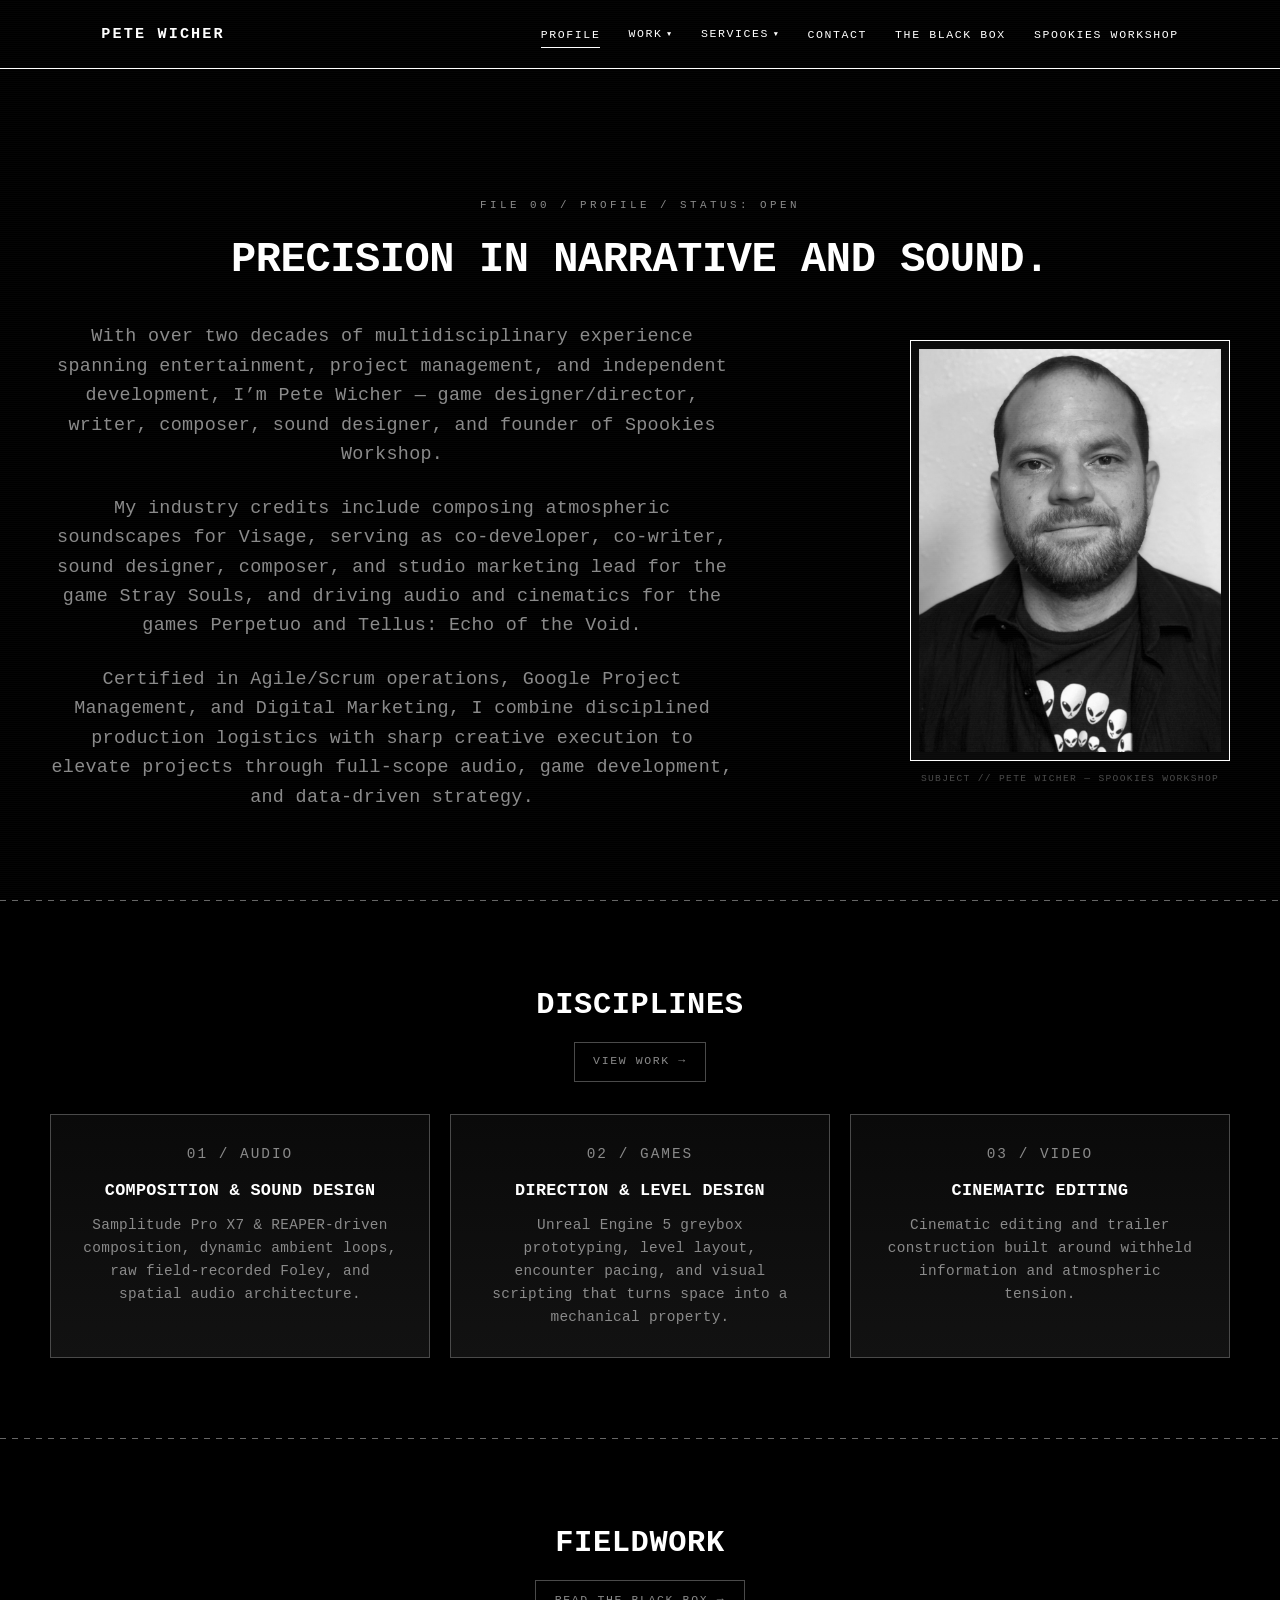
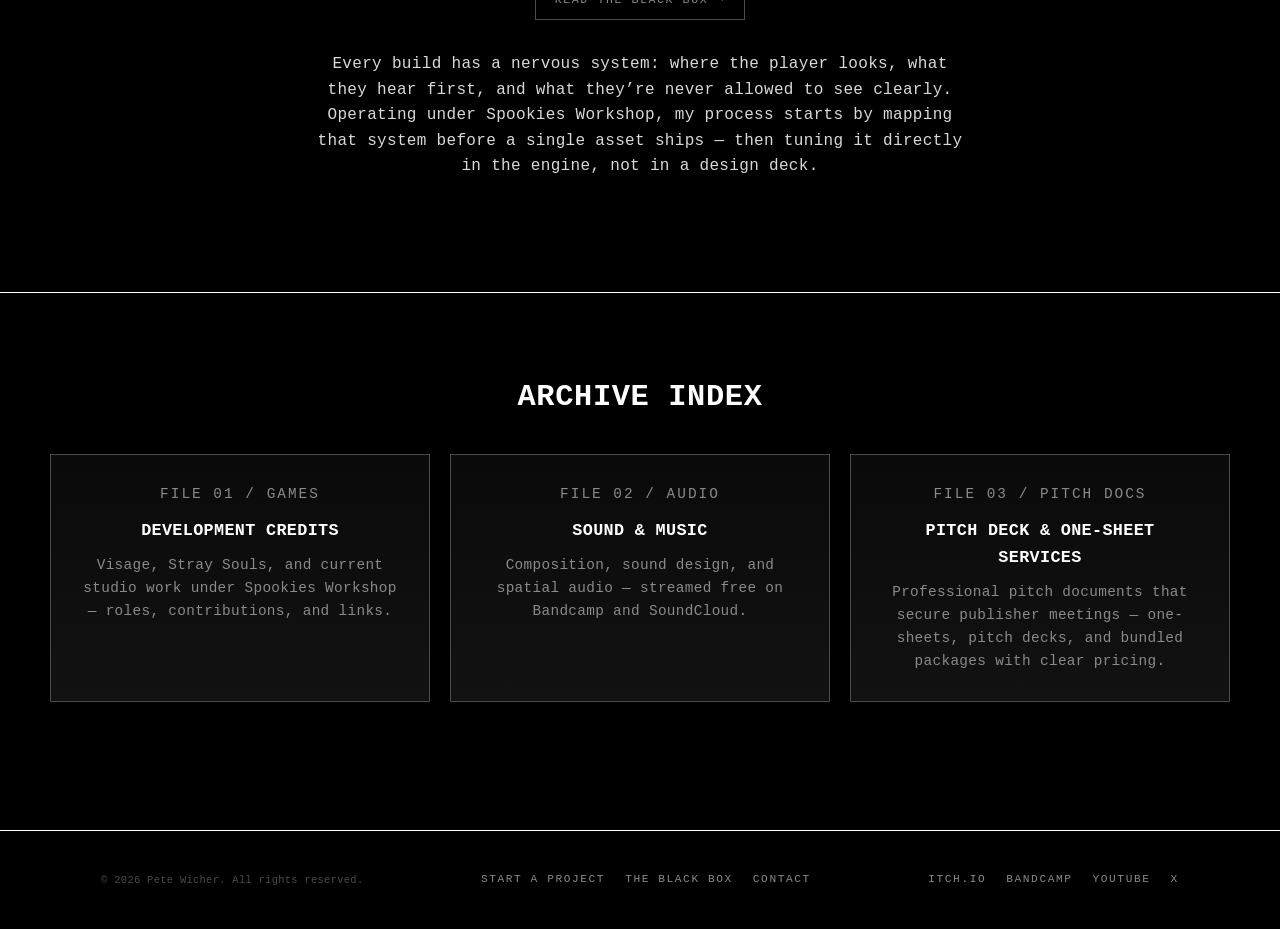
<file: index.html>
<!DOCTYPE html>
<html lang="en">
<head>
<meta charset="UTF-8">
<meta name="viewport" content="width=device-width, initial-scale=1.0">
<link rel="icon" type="image/png" href="assets/image/favicon.png">
<title>Spookies Workshop — Pete Wicher · Game Director, Writer, Composer &amp; Sound Designer</title>
<meta name="description" content="Spookies Workshop — Pete Wicher. Independent game director, writer, composer, and sound designer. Precision in narrative and sound.">
<link rel="stylesheet" href="css/portfolio.css">
<meta http-equiv="Content-Security-Policy" content="default-src 'self'; script-src 'self'; style-src 'self' 'unsafe-inline'; img-src 'self' data: https:; media-src 'self' https:; frame-src https://www.youtube.com https://www.youtube-nocookie.com https://player.vimeo.com https://bandcamp.com https://w.soundcloud.com; connect-src 'self' http://localhost:3123 https://formsubmit.co; object-src 'none'; base-uri 'self'">
</head>
<body>

<header class="site-header">
  <div class="wrap">
    <a href="index.html" class="brand">PETE WICHER</a>

    <button class="nav-toggle" aria-expanded="false" aria-controls="primary-nav" aria-label="Toggle navigation">
      <span></span>
    </button>

    <nav class="primary-nav" id="primary-nav">
      <ul>
        <li><a href="index.html" aria-current="page">Profile</a></li>
        <li class="nav-item">
          <button class="dropdown-toggle" aria-expanded="false" aria-controls="work-dropdown">
            Work <span class="caret">&#9660;</span>
          </button>
          <ul class="dropdown" id="work-dropdown">
            <li><a href="work/audio.html">Audio</a></li>
            <li><a href="work/games.html">Games</a></li>
            <li><a href="work/video.html">Video</a></li>
            <li><a href="work/prototypes.html">Prototypes</a></li>
            <li><a href="https://mrspookies.github.io/project_log/" target="_blank" rel="noopener">Code</a></li>
          </ul>
        </li>
<li class="nav-item">
          <button class="dropdown-toggle" aria-expanded="false" aria-controls="services-dropdown">
            Services <span class="caret">&#9660;</span>
          </button>
          <ul class="dropdown" id="services-dropdown">
            <li><a href="services/pitch-deck.html">Pitch Deck & One-Sheet</a></li>
            <li><a href="services/audio-music.html">Audio & Music Production</a></li>
            <li><a href="services/trailer-editing.html">Trailer Editing & Sound Design</a></li>
          </ul>
        </li>
        <li><a href="contact/index.html">Contact</a></li>
        <li><a href="black-box/index.html">The Black Box</a></li>
        <li><a href="spookies-workshop/index.html">Spookies Workshop</a></li>
      </ul>
    </nav>
  </div>
</header>

<main>

  <section class="hero wrap">
    <p class="case-number">FILE 00 / PROFILE / STATUS: OPEN</p>
    <h1>Precision in narrative and sound.</h1>

    <div class="hero-grid">
      <div class="hero-copy">
        <p class="hero-lede">
          With over two decades of multidisciplinary experience spanning
          entertainment, project management, and independent development,
          I&rsquo;m Pete Wicher &mdash; game designer/director, writer, composer,
          sound designer, and founder of Spookies Workshop.
        </p>
        <p class="hero-lede">
          My industry credits include composing atmospheric soundscapes for
          Visage, serving as co-developer, co-writer, sound designer, composer,
          and studio marketing lead for the game Stray Souls, and driving audio
          and cinematics for the games Perpetuo and Tellus: Echo of the Void.
        </p>
        <p class="hero-lede">
          Certified in Agile/Scrum operations, Google Project Management, and
          Digital Marketing, I combine disciplined production logistics with
          sharp creative execution to elevate projects through full-scope audio,
          game development, and data-driven strategy.
        </p>
      </div>

      <figure class="profile-figure">
        <div class="profile-frame">
          <img src="assets/image/Profile_Pic.jpg" alt="Pete Wicher, founder of Spookies Workshop">
        </div>
        <figcaption>SUBJECT // PETE WICHER &mdash; SPOOKIES WORKSHOP</figcaption>
      </figure>
    </div>
  </section>

  <hr class="tape-rule">

  <section class="section wrap">
    <div class="section-head">
      <h2>Disciplines</h2>
      <a href="work/games.html" class="btn btn-ghost">View Work &rarr;</a>
    </div>

    <div class="grid grid-3">
      <a class="card" href="work/audio.html">
        <p class="card-index">01 / AUDIO</p>
        <h3>Composition &amp; Sound Design</h3>
        <p>Samplitude Pro X7 &amp; REAPER-driven composition, dynamic ambient
        loops, raw field-recorded Foley, and spatial audio architecture.</p>
      </a>
      <a class="card" href="work/games.html">
        <p class="card-index">02 / GAMES</p>
        <h3>Direction &amp; Level Design</h3>
        <p>Unreal Engine 5 greybox prototyping, level layout, encounter
        pacing, and visual scripting that turns space into a mechanical
        property.</p>
      </a>
      <a class="card" href="work/video.html">
        <p class="card-index">03 / VIDEO</p>
        <h3>Cinematic Editing</h3>
        <p>Cinematic editing and trailer construction built around withheld
        information and atmospheric tension.</p>
      </a>
    </div>
  </section>

  <hr class="tape-rule">

  <section class="section wrap">
    <div class="section-head">
      <h2>Fieldwork</h2>
      <a href="black-box/index.html" class="btn btn-ghost">Read the Black Box &rarr;</a>
    </div>

    <p class="section-lede">
      Every build has a nervous system: where the player looks, what they
      hear first, and what they&rsquo;re never allowed to see clearly.
      Operating under Spookies Workshop, my process starts by mapping that
      system before a single asset ships &mdash; then tuning it directly in
      the engine, not in a design deck.
    </p>
  </section>

  <hr class="solid-rule">

  <section class="section wrap">
    <div class="section-head">
      <h2>Archive Index</h2>
    </div>

    <div class="grid grid-3">
      <a class="card" href="work/games.html">
        <p class="card-index">FILE 01 / GAMES</p>
        <h3>Development Credits</h3>
        <p>Visage, Stray Souls, and current studio work under Spookies
        Workshop &mdash; roles, contributions, and links.</p>
      </a>
      <a class="card" href="work/audio.html">
        <p class="card-index">FILE 02 / AUDIO</p>
        <h3>Sound &amp; Music</h3>
        <p>Composition, sound design, and spatial audio &mdash; streamed
        free on Bandcamp and SoundCloud.</p>
      </a>
<a class="card" href="services/pitch-deck.html">
         <p class="card-index">FILE 03 / PITCH DOCS</p>
         <h3>Pitch Deck & One-Sheet Services</h3>
         <p>Professional pitch documents that secure publisher meetings &mdash;
         one-sheets, pitch decks, and bundled packages with clear pricing.</p>
       </a>
    </div>
  </section>

</main>

<footer class="site-footer">
  <div class="wrap">
    <p class="footer-note">&copy; <span id="year"></span> Pete Wicher. All rights reserved.</p>
<nav class="footer-links">
        <a href="contact/index.html">Start a Project</a>
        <a href="black-box/index.html">The Black Box</a>
        <a href="contact/index.html">Contact</a>
      </nav>
    <nav class="footer-socials">
      <a href="https://mister-spookies.itch.io/" target="_blank" rel="noopener">itch.io</a>
      <a href="https://petewicher.bandcamp.com/" target="_blank" rel="noopener">Bandcamp</a>
      <a href="https://www.youtube.com/@MisterSpookies" target="_blank" rel="noopener">YouTube</a>
      <a href="https://x.com/MisterSpookies" target="_blank" rel="noopener">X</a>
    </nav>
  </div>
</footer>

<script src="js/portfolio.js"></script>
</body>
</html>
</file>
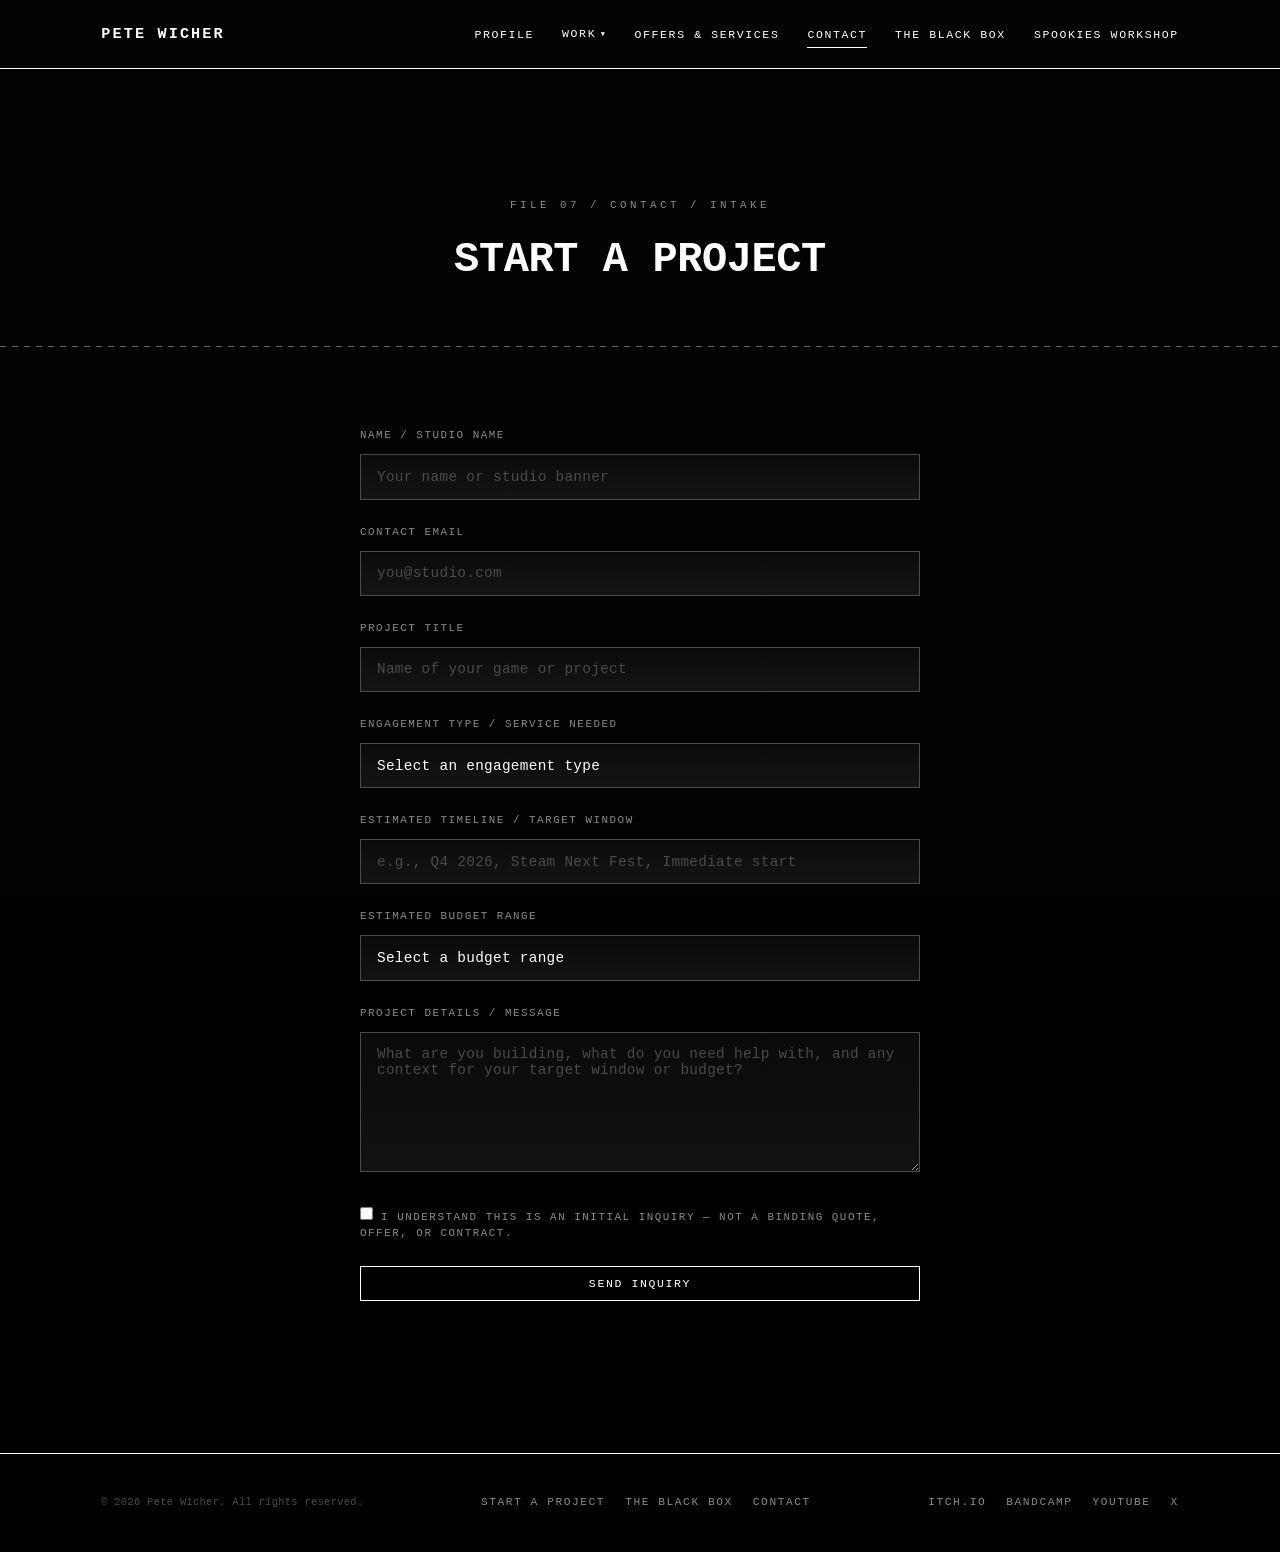
<file: contact/index.html>
<!DOCTYPE html>
<html lang="en">
<head>
<meta charset="UTF-8">
<meta name="viewport" content="width=device-width, initial-scale=1.0">
<link rel="icon" type="image/png" href="../assets/image/favicon.png">
<title>Start a Project — Spookies Workshop</title>
<meta name="description" content="Single intake form — name, engagement type, budget, and timeline. Every offer, tier, and service begins here.">
<link rel="stylesheet" href="../css/portfolio.css">
<meta http-equiv="Content-Security-Policy" content="default-src 'self'; script-src 'self'; style-src 'self' 'unsafe-inline'; img-src 'self' data: https:; media-src 'self' https:; frame-src https://www.youtube.com https://www.youtube-nocookie.com https://player.vimeo.com https://bandcamp.com https://w.soundcloud.com; connect-src 'self' http://localhost:3123 https://formsubmit.co; object-src 'none'; base-uri 'self'">
</head>
<body>

<header class="site-header">
  <div class="wrap">
    <a href="../index.html" class="brand">PETE WICHER</a>

    <button class="nav-toggle" aria-expanded="false" aria-controls="primary-nav" aria-label="Toggle navigation">
      <span></span>
    </button>

    <nav class="primary-nav" id="primary-nav">
      <ul>
        <li><a href="../index.html">Profile</a></li>
        <li class="nav-item">
          <button class="dropdown-toggle" aria-expanded="false" aria-controls="work-dropdown">
            Work <span class="caret">&#9660;</span>
          </button>
          <ul class="dropdown" id="work-dropdown">
            <li><a href="../work/audio.html">Audio</a></li>
            <li><a href="../work/games.html">Games</a></li>
            <li><a href="../work/video.html">Video</a></li>
            <li><a href="../work/prototypes.html">Prototypes</a></li>
            <li><a href="https://mrspookies.github.io/project_log/" target="_blank" rel="noopener">Code</a></li>
          </ul>
        </li>
        <li><a href="../offers/index.html">Offers &amp; Services</a></li>
        <li><a href="index.html" aria-current="page">Contact</a></li>
        <li><a href="../black-box/index.html">The Black Box</a></li>
        <li><a href="../spookies-workshop/index.html">Spookies Workshop</a></li>
      </ul>
    </nav>
  </div>
</header>

<main>

  <section class="hero wrap">
    <p class="case-number">FILE 07 / CONTACT / INTAKE</p>
    <h1>Start a Project</h1>
  </section>

  <hr class="tape-rule">

  <section class="section wrap">
    <form class="form-shell" data-form="intake" action="http://localhost:3123/api/submissions" method="POST">
      <input type="hidden" name="form" value="intake">

      <div class="field">
        <label for="name">Name / Studio Name</label>
        <input type="text" id="name" name="name" placeholder="Your name or studio banner" required>
      </div>

      <div class="field">
        <label for="email">Contact Email</label>
        <input type="email" id="email" name="email" placeholder="you@studio.com" required>
      </div>

      <div class="field">
        <label for="project-title">Project Title</label>
        <input type="text" id="project-title" name="project_title" placeholder="Name of your game or project" required>
      </div>

      <div class="field">
        <label for="engagement">Engagement Type / Service Needed</label>
        <select id="engagement" name="engagement" required>
          <option value="">Select an engagement type</option>
          <option>Tier I: Discovery Consultation</option>
          <option>Tier II: Production Retainer</option>
          <option>Tier III: Project Milestone</option>
          <option>Individual Service (Audio, Sound Design, Cinematics, etc.)</option>
          <option>Custom Co-Development / Revenue-Share Inquiry</option>
        </select>
      </div>

      <div class="field">
        <label for="timeline">Estimated Timeline / Target Window</label>
        <input type="text" id="timeline" name="timeline" placeholder="e.g., Q4 2026, Steam Next Fest, Immediate start">
      </div>

      <div class="field">
        <label for="budget">Estimated Budget Range</label>
        <select id="budget" name="budget">
          <option value="">Select a budget range</option>
          <option>Under $1,000 (Audits / Small Scope)</option>
          <option>$1,000 &ndash; $3,000 (Retainers / Mid-Scope)</option>
          <option>$3,000 &ndash; $8,000+ (Full Milestones / OST)</option>
          <option>Open to discussion / Royalty &amp; Revenue-Share Structure</option>
        </select>
      </div>

      <div class="field">
        <label for="project-details">Project Details / Message</label>
        <textarea id="project-details" name="message" rows="5" placeholder="What are you building, what do you need help with, and any context for your target window or budget?" required></textarea>
      </div>

      <div class="field">
        <label class="field-check" for="consent">
          <input type="checkbox" id="consent" name="consent" required>
          I understand this is an initial inquiry &mdash; not a binding quote,
          offer, or contract.
        </label>
      </div>

      <button type="submit" class="btn btn-block">Send Inquiry</button>
      <p class="form-note form-status" aria-live="polite"></p>
    </form>
  </section>

</main>

<footer class="site-footer">
  <div class="wrap">
<p class="footer-note">&copy; <span id="year"></span> Pete Wicher. All rights reserved.</p>
    <nav class="footer-links">
      <a href="../offers/index.html">Start a Project</a>
      <a href="../black-box/index.html">The Black Box</a>
      <a href="../contact/index.html">Contact</a>
    </nav>
    <nav class="footer-socials">
      <a href="https://mister-spookies.itch.io/" target="_blank" rel="noopener">itch.io</a>
      <a href="https://petewicher.bandcamp.com/" target="_blank" rel="noopener">Bandcamp</a>
      <a href="https://www.youtube.com/@MisterSpookies" target="_blank" rel="noopener">YouTube</a>
      <a href="https://x.com/MisterSpookies" target="_blank" rel="noopener">X</a>
    </nav>
  </div>
</footer>

<script src="../js/portfolio.js"></script>
</body>
</html>
</file>
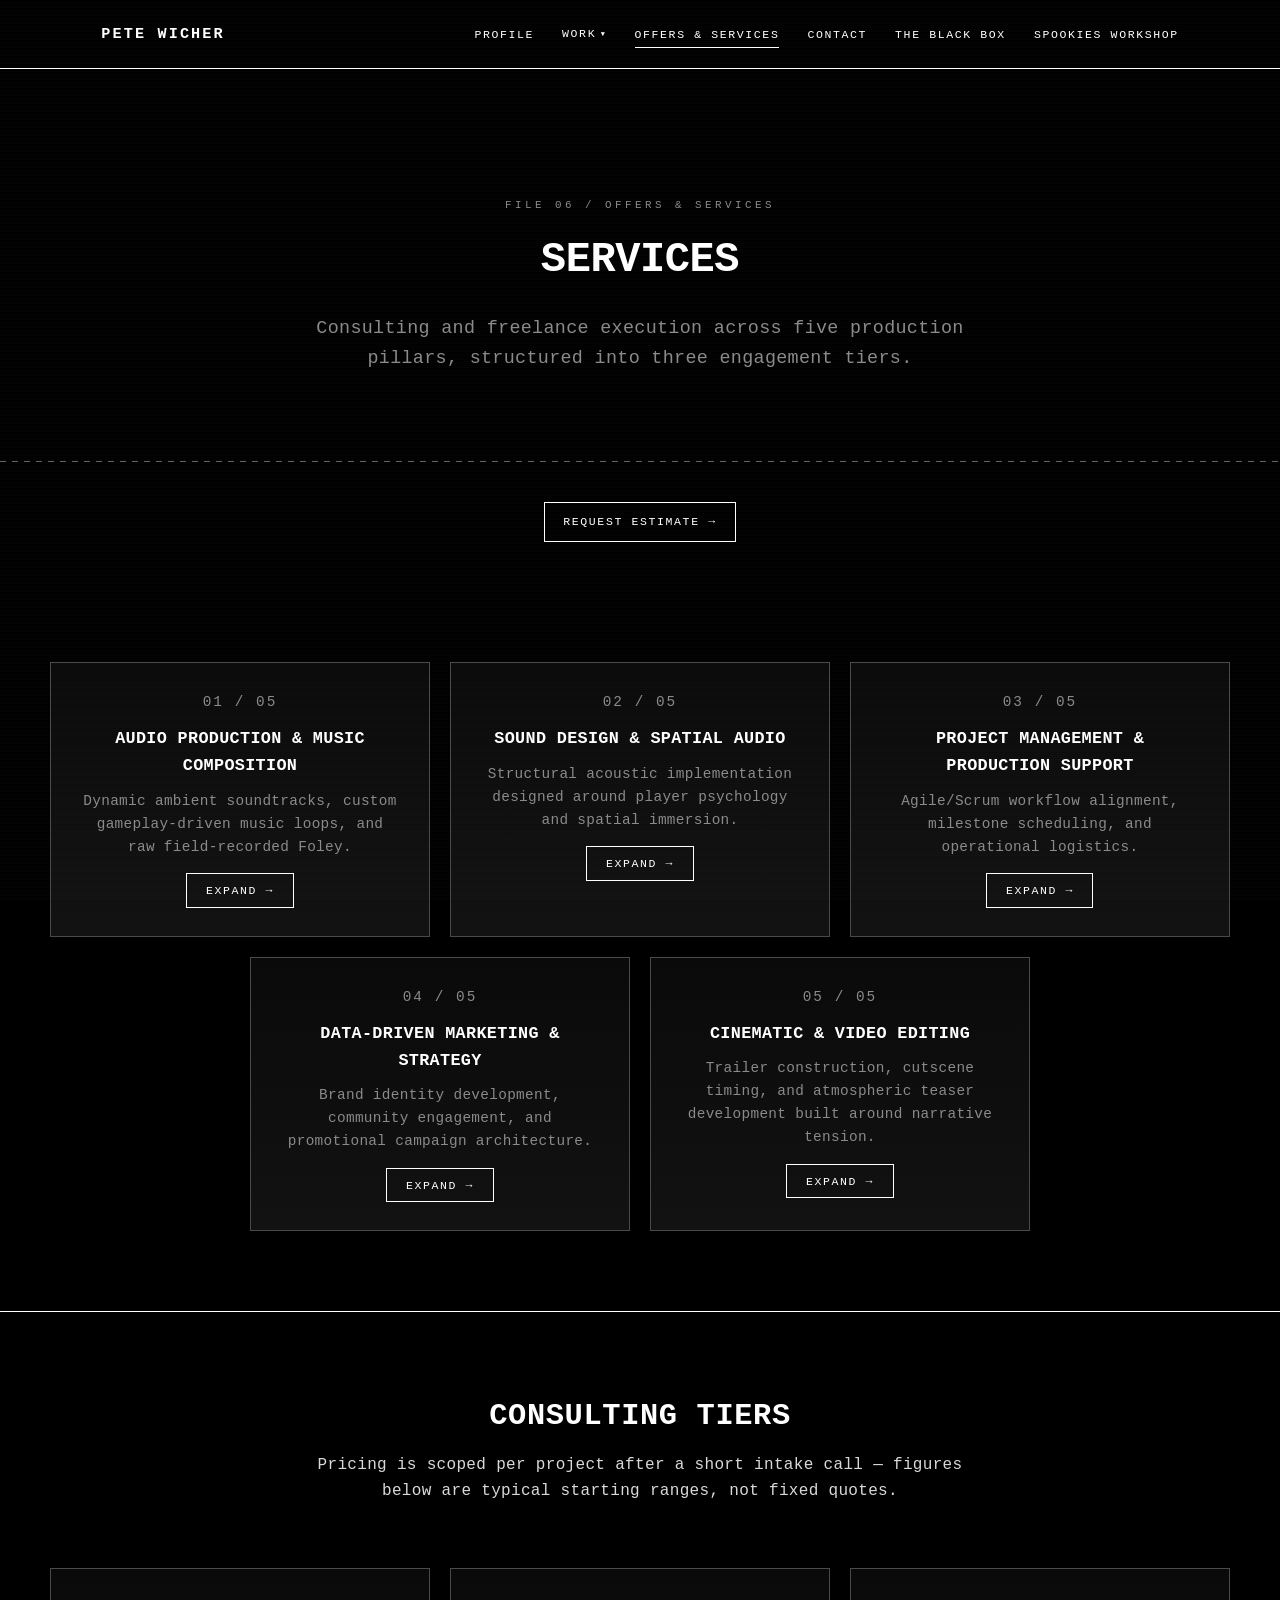
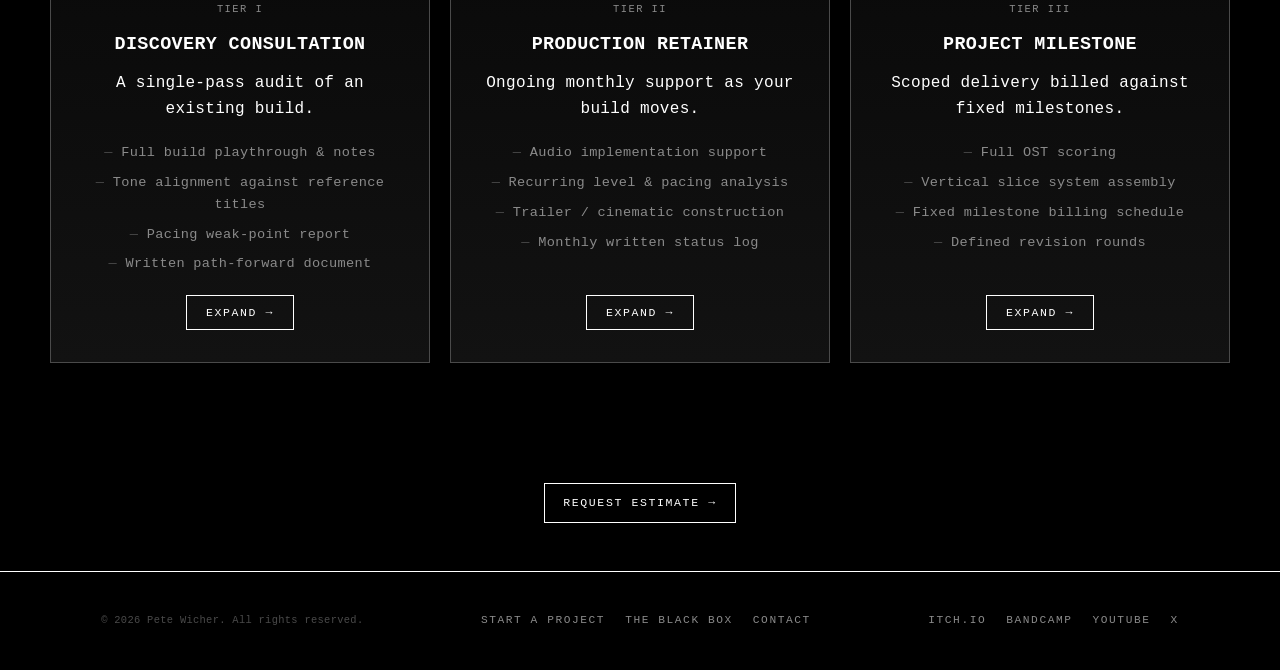
<file: offers/index.html>
<!DOCTYPE html>
<html lang="en">
<head>
<meta charset="UTF-8">
<meta name="viewport" content="width=device-width, initial-scale=1.0">
<link rel="icon" type="image/png" href="../assets/image/favicon.png">
<title>Offers &amp; Services — Spookies Workshop</title>
<meta name="description" content="Consulting pillars and engagement tiers: audio production, sound design, production support, marketing strategy, and cinematic editing.">
<link rel="stylesheet" href="../css/portfolio.css">
<meta http-equiv="Content-Security-Policy" content="default-src 'self'; script-src 'self'; style-src 'self' 'unsafe-inline'; img-src 'self' data: https:; media-src 'self' https:; frame-src https://www.youtube.com https://www.youtube-nocookie.com https://player.vimeo.com https://bandcamp.com https://w.soundcloud.com; connect-src 'self' http://localhost:3123 https://formsubmit.co; object-src 'none'; base-uri 'self'">
</head>
<body>

<header class="site-header">
  <div class="wrap">
    <a href="../index.html" class="brand">PETE WICHER</a>

    <button class="nav-toggle" aria-expanded="false" aria-controls="primary-nav" aria-label="Toggle navigation">
      <span></span>
    </button>

    <nav class="primary-nav" id="primary-nav">
      <ul>
        <li><a href="../index.html">Profile</a></li>
        <li class="nav-item">
          <button class="dropdown-toggle" aria-expanded="false" aria-controls="work-dropdown">
            Work <span class="caret">&#9660;</span>
          </button>
          <ul class="dropdown" id="work-dropdown">
            <li><a href="../work/audio.html">Audio</a></li>
            <li><a href="../work/games.html">Games</a></li>
            <li><a href="../work/video.html">Video</a></li>
            <li><a href="../work/prototypes.html">Prototypes</a></li>
            <li><a href="https://mrspookies.github.io/project_log/" target="_blank" rel="noopener">Code</a></li>
          </ul>
        </li>
        <li><a href="index.html" aria-current="page">Offers &amp; Services</a></li>
        <li><a href="../contact/index.html">Contact</a></li>
        <li><a href="../black-box/index.html">The Black Box</a></li>
        <li><a href="../spookies-workshop/index.html">Spookies Workshop</a></li>
      </ul>
    </nav>
  </div>
</header>

<main>

  <section class="hero wrap">
    <p class="case-number">FILE 06 / OFFERS &amp; SERVICES</p>
    <h1>Services</h1>
    <p class="hero-lede">
      Consulting and freelance execution across five production pillars,
      structured into three engagement tiers.
    </p>
  </section>

  <hr class="tape-rule">

  <div class="btn-row page-cta">
    <a class="btn" href="../contact/index.html">Request Estimate &rarr;</a>
  </div>

  <section class="section wrap">
    <div class="grid grid-3">
      <div class="card">
        <p class="card-index">01 / 05</p>
        <h3>Audio Production &amp; Music Composition</h3>
        <p>Dynamic ambient soundtracks, custom gameplay-driven music loops,
        and raw field-recorded Foley.</p>
        <button type="button" class="btn" data-modal-open="svc-01">Expand &rarr;</button>
      </div>
      <div class="card">
        <p class="card-index">02 / 05</p>
        <h3>Sound Design &amp; Spatial Audio</h3>
        <p>Structural acoustic implementation designed around player
        psychology and spatial immersion.</p>
        <button type="button" class="btn" data-modal-open="svc-02">Expand &rarr;</button>
      </div>
      <div class="card">
        <p class="card-index">03 / 05</p>
        <h3>Project Management &amp; Production Support</h3>
        <p>Agile/Scrum workflow alignment, milestone scheduling, and
        operational logistics.</p>
        <button type="button" class="btn" data-modal-open="svc-03">Expand &rarr;</button>
      </div>
      <div class="card">
        <p class="card-index">04 / 05</p>
        <h3>Data-Driven Marketing &amp; Strategy</h3>
        <p>Brand identity development, community engagement, and promotional
        campaign architecture.</p>
        <button type="button" class="btn" data-modal-open="svc-04">Expand &rarr;</button>
      </div>
      <div class="card">
        <p class="card-index">05 / 05</p>
        <h3>Cinematic &amp; Video Editing</h3>
        <p>Trailer construction, cutscene timing, and atmospheric teaser
        development built around narrative tension.</p>
        <button type="button" class="btn" data-modal-open="svc-05">Expand &rarr;</button>
      </div>
    </div>
  </section>

  <hr class="solid-rule">

  <section class="section wrap">
    <div class="section-head">
      <h2>Consulting Tiers</h2>
      <p class="section-lede">
        Pricing is scoped per project after a short intake call — figures
        below are typical starting ranges, not fixed quotes.
      </p>
    </div>

    <div class="pricing-grid">
      <div class="pricing-card">
        <p class="card-index">TIER I</p>
        <h3>Discovery Consultation</h3>
        <p>A single-pass audit of an existing build.</p>
        <ul>
          <li>Full build playthrough &amp; notes</li>
          <li>Tone alignment against reference titles</li>
          <li>Pacing weak-point report</li>
          <li>Written path-forward document</li>
        </ul>
        <button type="button" class="btn" data-modal-open="tier-i">Expand &rarr;</button>
      </div>

      <div class="pricing-card">
        <p class="card-index">TIER II</p>
        <h3>Production Retainer</h3>
        <p>Ongoing monthly support as your build moves.</p>
        <ul>
          <li>Audio implementation support</li>
          <li>Recurring level &amp; pacing analysis</li>
          <li>Trailer / cinematic construction</li>
          <li>Monthly written status log</li>
        </ul>
        <button type="button" class="btn" data-modal-open="tier-ii">Expand &rarr;</button>
      </div>

      <div class="pricing-card">
        <p class="card-index">TIER III</p>
        <h3>Project Milestone</h3>
        <p>Scoped delivery billed against fixed milestones.</p>
        <ul>
          <li>Full OST scoring</li>
          <li>Vertical slice system assembly</li>
          <li>Fixed milestone billing schedule</li>
          <li>Defined revision rounds</li>
        </ul>
        <button type="button" class="btn" data-modal-open="tier-iii">Expand &rarr;</button>
      </div>
    </div>
  </section>

  <div class="btn-row page-cta">
    <a class="btn" href="../contact/index.html">Request Estimate &rarr;</a>
  </div>

  <!-- ONBOARDING — legal / onboarding forms are completed AFTER an estimate is requested.
       Commented out while all offer buttons route to the single intake form.
  <hr class="solid-rule">

  <section class="section wrap">
    <div class="section-head">
      <h2>ONBOARDING</h2>
    </div>

    <ul class="doc-list">
      <li>
        <button type="button" class="doc-list-btn" data-modal-open="form-consulting">
          <span>Consulting Agreement &mdash; Fill &amp; Submit</span>
          <span class="doc-download-mark">FORM &nearr;</span>
        </button>
      </li>
      <li>
        <button type="button" class="doc-list-btn" data-modal-open="form-audio">
          <span>Audio Licensing &amp; Scope &mdash; Fill &amp; Submit</span>
          <span class="doc-download-mark">FORM &nearr;</span>
        </button>
      </li>
      <li>
        <button type="button" class="doc-list-btn" data-modal-open="form-invoice">
          <span>Project Milestone Invoice &mdash; Fill &amp; Submit</span>
          <span class="doc-download-mark">FORM &nearr;</span>
        </button>
      </li>
    </ul>
  </section>
  -->

</main>

<footer class="site-footer">
  <div class="wrap">
<p class="footer-note">&copy; <span id="year"></span> Pete Wicher. All rights reserved.</p>
    <nav class="footer-links">
      <a href="../offers/index.html">Start a Project</a>
      <a href="../black-box/index.html">The Black Box</a>
      <a href="../contact/index.html">Contact</a>
    </nav>
    <nav class="footer-socials">
      <a href="https://mister-spookies.itch.io/" target="_blank" rel="noopener">itch.io</a>
      <a href="https://petewicher.bandcamp.com/" target="_blank" rel="noopener">Bandcamp</a>
      <a href="https://www.youtube.com/@MisterSpookies" target="_blank" rel="noopener">YouTube</a>
      <a href="https://x.com/MisterSpookies" target="_blank" rel="noopener">X</a>
    </nav>
  </div>
</footer>

<!-- Service and tier detail windows — each card's Expand button opens its modal. -->
<div class="modal" id="modal-svc-01" role="dialog" aria-modal="true" aria-hidden="true" aria-labelledby="svc-01-title">
  <div class="modal-backdrop" data-modal-close></div>
  <div class="modal-panel">
    <div class="modal-header">
      <p class="card-index">01 / 05</p>
      <h3 id="svc-01-title">Audio Production &amp; Music Composition</h3>
      <button type="button" class="modal-close" data-modal-close aria-label="Close">&times;</button>
    </div>
    <div class="modal-body">
      <section class="modal-section">
        <h4>Capabilities</h4>
        <p>Dynamic ambient soundscapes, custom gameplay-driven music loops,
        and raw field-recorded Foley.</p>
      </section>
      <section class="modal-section">
        <h4>Pricing</h4>
        <p>Project-scoped or track-based; contact for estimates (open to
        discussion and revenue-share options).</p>
      </section>
    </div>
    <div class="modal-footer">
      <a href="../contact/index.html" class="btn">Discuss &rarr;</a>
    </div>
  </div>
</div>

<div class="modal" id="modal-svc-02" role="dialog" aria-modal="true" aria-hidden="true" aria-labelledby="svc-02-title">
  <div class="modal-backdrop" data-modal-close></div>
  <div class="modal-panel">
    <div class="modal-header">
      <p class="card-index">02 / 05</p>
      <h3 id="svc-02-title">Sound Design &amp; Spatial Audio</h3>
      <button type="button" class="modal-close" data-modal-close aria-label="Close">&times;</button>
    </div>
    <div class="modal-body">
      <section class="modal-section">
        <h4>Capabilities</h4>
        <p>Structural acoustic implementation, weapon and creature foley,
        and spatial audio architecture built around player psychology.</p>
      </section>
      <section class="modal-section">
        <h4>Pricing</h4>
        <p>Hourly or milestone-based; contact for estimates (open to
        discussion and revenue-share options).</p>
      </section>
    </div>
    <div class="modal-footer">
      <a href="../contact/index.html" class="btn">Discuss &rarr;</a>
    </div>
  </div>
</div>

<div class="modal" id="modal-svc-03" role="dialog" aria-modal="true" aria-hidden="true" aria-labelledby="svc-03-title">
  <div class="modal-backdrop" data-modal-close></div>
  <div class="modal-panel">
    <div class="modal-header">
      <p class="card-index">03 / 05</p>
      <h3 id="svc-03-title">Project Management &amp; Production Support</h3>
      <button type="button" class="modal-close" data-modal-close aria-label="Close">&times;</button>
    </div>
    <div class="modal-body">
      <section class="modal-section">
        <h4>Capabilities</h4>
        <p>Agile/Scrum workflow alignment, milestone tracking, and
        cross-functional team coordination.</p>
      </section>
      <section class="modal-section">
        <h4>Pricing</h4>
        <p>Retainer or project-based; contact for estimates (open to
        discussion and revenue-share options).</p>
      </section>
    </div>
    <div class="modal-footer">
      <a href="../contact/index.html" class="btn">Discuss &rarr;</a>
    </div>
  </div>
</div>

<div class="modal" id="modal-svc-04" role="dialog" aria-modal="true" aria-hidden="true" aria-labelledby="svc-04-title">
  <div class="modal-backdrop" data-modal-close></div>
  <div class="modal-panel">
    <div class="modal-header">
      <p class="card-index">04 / 05</p>
      <h3 id="svc-04-title">Data-Driven Marketing &amp; Strategy</h3>
      <button type="button" class="modal-close" data-modal-close aria-label="Close">&times;</button>
    </div>
    <div class="modal-body">
      <section class="modal-section">
        <h4>Capabilities</h4>
        <p>Brand identity development, community engagement architecture,
        and promotional campaign planning.</p>
      </section>
      <section class="modal-section">
        <h4>Pricing</h4>
        <p>Campaign-scoped; contact for estimates (open to discussion and
        revenue-share options).</p>
      </section>
    </div>
    <div class="modal-footer">
      <a href="../contact/index.html" class="btn">Discuss &rarr;</a>
    </div>
  </div>
</div>

<div class="modal" id="modal-svc-05" role="dialog" aria-modal="true" aria-hidden="true" aria-labelledby="svc-05-title">
  <div class="modal-backdrop" data-modal-close></div>
  <div class="modal-panel">
    <div class="modal-header">
      <p class="card-index">05 / 05</p>
      <h3 id="svc-05-title">Cinematic &amp; Video Editing</h3>
      <button type="button" class="modal-close" data-modal-close aria-label="Close">&times;</button>
    </div>
    <div class="modal-body">
      <section class="modal-section">
        <h4>Capabilities</h4>
        <p>Trailer construction, cutscene timing, and atmospheric teaser
        development built around narrative tension.</p>
      </section>
      <section class="modal-section">
        <h4>Pricing</h4>
        <p>Per-video scoped; contact for estimates (open to discussion and
        revenue-share options).</p>
      </section>
    </div>
    <div class="modal-footer">
      <a href="../contact/index.html" class="btn">Discuss &rarr;</a>
    </div>
  </div>
</div>

<div class="modal" id="modal-tier-i" role="dialog" aria-modal="true" aria-hidden="true" aria-labelledby="tier-i-title">
  <div class="modal-backdrop" data-modal-close></div>
  <div class="modal-panel">
    <div class="modal-header">
      <p class="card-index">TIER I</p>
      <h3 id="tier-i-title">Discovery Consultation</h3>
      <button type="button" class="modal-close" data-modal-close aria-label="Close">&times;</button>
    </div>
    <div class="modal-body">
      <section class="modal-section">
        <h4>Overview</h4>
        <p>A single-pass audit of an existing build designed to locate
        structural pacing bugs, tone disconnects, and audio/visual friction
        points before your players do.</p>
      </section>
      <section class="modal-section">
        <h4>Deliverables</h4>
        <ul>
          <li>Full build playthrough &amp; notes</li>
          <li>Tone alignment against reference titles</li>
          <li>Pacing weak-point report</li>
          <li>Written path-forward document</li>
        </ul>
      </section>
      <section class="modal-section">
        <h4>Pricing &amp; Structure</h4>
        <ul>
          <li>Flat fee starting at $500 &ndash; $800 <span class="modal-note">(Completed within 3 to 5 business days).</span></li>
        </ul>
      </section>
    </div>
    <div class="modal-footer">
      <a href="../contact/index.html" class="btn">Request Discovery &rarr;</a>
    </div>
  </div>
</div>

<div class="modal" id="modal-tier-ii" role="dialog" aria-modal="true" aria-hidden="true" aria-labelledby="tier-ii-title">
  <div class="modal-backdrop" data-modal-close></div>
  <div class="modal-panel">
    <div class="modal-header">
      <p class="card-index">TIER II</p>
      <h3 id="tier-ii-title">Production Retainer</h3>
      <button type="button" class="modal-close" data-modal-close aria-label="Close">&times;</button>
    </div>
    <div class="modal-body">
      <section class="modal-section">
        <h4>Overview</h4>
        <p>Ongoing monthly remote support that plugs directly into your
        pipeline to keep your build moving, your audio implemented, and your
        milestones on track.</p>
      </section>
      <section class="modal-section">
        <h4>Deliverables</h4>
        <ul>
          <li>Audio implementation support</li>
          <li>Recurring level &amp; pacing analysis</li>
          <li>Trailer / cinematic construction</li>
          <li>Monthly written status log</li>
        </ul>
      </section>
      <section class="modal-section">
        <h4>Pricing &amp; Structure</h4>
        <ul>
          <li>Monthly retainer starting at $1,500 &ndash; $2,500/month <span class="modal-note">(Hybrid options available featuring reduced base retainers paired with a modest 2% to 5% back-end royalty/revenue share for qualified indie teams).</span></li>
        </ul>
      </section>
    </div>
    <div class="modal-footer">
      <a href="../contact/index.html" class="btn">Discuss Retainer &rarr;</a>
    </div>
  </div>
</div>

<div class="modal" id="modal-tier-iii" role="dialog" aria-modal="true" aria-hidden="true" aria-labelledby="tier-iii-title">
  <div class="modal-backdrop" data-modal-close></div>
  <div class="modal-panel">
    <div class="modal-header">
      <p class="card-index">TIER III</p>
      <h3 id="tier-iii-title">Project Milestone</h3>
      <button type="button" class="modal-close" data-modal-close aria-label="Close">&times;</button>
    </div>
    <div class="modal-body">
      <section class="modal-section">
        <h4>Overview</h4>
        <p>Scoped, end-to-end delivery billed against fixed milestones for
        teams funding a vertical slice, major content update, or full game
        campaign.</p>
      </section>
      <section class="modal-section">
        <h4>Deliverables</h4>
        <ul>
          <li>Full OST scoring</li>
          <li>Vertical slice system assembly</li>
          <li>Fixed milestone billing schedule</li>
          <li>Defined revision rounds</li>
        </ul>
      </section>
      <section class="modal-section">
        <h4>Pricing &amp; Structure</h4>
        <ul>
          <li>Scoped per project. Base milestone pricing starting at
          $4,000 &ndash; $8,000, with flexible revenue-share and
          royalty-backed co-development structures open for discussion based
          on project scope and shared long-term vision.</li>
        </ul>
      </section>
    </div>
    <div class="modal-footer">
      <a href="../contact/index.html" class="btn">Scope a Project &rarr;</a>
    </div>
  </div>
</div>

<!-- ONBOARDING FORMS — consulting / licensing / invoice forms are filled in AFTER
     an estimate is requested. Kept dormant while the intake form is the single entry point.
<div class="modal form-modal" id="modal-form-consulting" role="dialog" aria-modal="true" aria-hidden="true" aria-labelledby="form-consulting-title">
  <div class="modal-backdrop" data-modal-close></div>
  <div class="modal-panel">
    <div class="modal-header">
      <p class="card-index">CONSULTING AGREEMENT</p>
      <h3 id="form-consulting-title">Independent Consulting &amp; Services Agreement</h3>
      <button type="button" class="modal-close" data-modal-close aria-label="Close">&times;</button>
    </div>
    <div class="modal-body">
      <form class="form-shell" data-form="consulting" action="http://localhost:3123/api/submissions" method="POST">
        <input type="hidden" name="form" value="consulting">
        <div class="field">
          <label for="c-client">Client Company Name</label>
          <input type="text" id="c-client" name="client_company" placeholder="[CLIENT COMPANY NAME]" required>
        </div>
        <div class="field-row">
          <div class="field">
            <label for="c-date">Effective Date</label>
            <input type="date" id="c-date" name="effective_date" required>
          </div>
          <div class="field">
            <label for="c-tier">Engagement Tier</label>
            <select id="c-tier" name="tier">
              <option value="">Select a tier</option>
              <option>Discovery Consultation</option>
              <option>Production Retainer</option>
              <option>Project Milestone</option>
              <option>Custom Scope</option>
            </select>
          </div>
        </div>
        <div class="field">
          <label for="c-services">Services Scope</label>
          <textarea id="c-services" name="services" placeholder="Audio production, sound design, level layout, project management, cinematic editing, marketing strategy..."></textarea>
        </div>
        <div class="field-row">
          <div class="field">
            <label for="c-due">Invoice Due</label>
            <select id="c-due" name="invoice_due">
              <option value="14">Within 14 days</option>
              <option value="30">Within 30 days</option>
            </select>
          </div>
          <div class="field">
            <label for="c-royalty">Revenue / Royalty Share</label>
            <select id="c-royalty" name="royalty_share">
              <option value="">None</option>
              <option>2% &ndash; 5% back-end</option>
              <option>Attached addendum</option>
              <option>Open to discussion</option>
            </select>
          </div>
        </div>
        <div class="field-row">
          <div class="field">
            <label for="c-license">License</label>
            <select id="c-license" name="license">
              <option value="non-exclusive">Non-Exclusive</option>
              <option value="exclusive">Exclusive</option>
            </select>
          </div>
          <div class="field">
            <label for="c-rep">Authorized Representative</label>
            <input type="text" id="c-rep" name="representative" placeholder="[Authorized Representative]" required>
          </div>
        </div>
        <div class="field-row">
          <div class="field">
            <label for="c-rep-title">Representative Title</label>
            <input type="text" id="c-rep-title" name="representative_title" placeholder="[Title]">
          </div>
          <div class="field">
            <label for="c-sign">Signed By</label>
            <input type="text" id="c-sign" name="signature" placeholder="Typed name as signature" required>
          </div>
        </div>
        <button type="submit" class="btn btn-block">Submit Agreement</button>
        <p class="form-note form-status" aria-live="polite"></p>
      </form>
    </div>
  </div>
</div>

<div class="modal form-modal" id="modal-form-audio" role="dialog" aria-modal="true" aria-hidden="true" aria-labelledby="form-audio-title">
  <div class="modal-backdrop" data-modal-close></div>
  <div class="modal-panel">
    <div class="modal-header">
      <p class="card-index">AUDIO LICENSING</p>
      <h3 id="form-audio-title">Audio Licensing &amp; Scope Addendum</h3>
      <button type="button" class="modal-close" data-modal-close aria-label="Close">&times;</button>
    </div>
    <div class="modal-body">
      <form class="form-shell" data-form="audio" action="http://localhost:3123/api/submissions" method="POST">
        <input type="hidden" name="form" value="audio">
        <div class="field-row">
          <div class="field">
            <label for="a-client">Client Company Name</label>
            <input type="text" id="a-client" name="client_company" placeholder="[CLIENT COMPANY NAME]" required>
          </div>
          <div class="field">
            <label for="a-date">Agreement Date</label>
            <input type="date" id="a-date" name="agreement_date" required>
          </div>
        </div>
        <div class="field">
          <label for="a-project">Project Title</label>
          <input type="text" id="a-project" name="project_title" placeholder="[GAME / MEDIA TITLE]" required>
        </div>
        <div class="field">
          <label for="a-assets">Delivered Assets</label>
          <textarea id="a-assets" name="delivered_assets" placeholder="e.g., Full Original Soundtrack (OST), Ambient Loops, Foley FX, Combat Themes"></textarea>
        </div>
        <div class="field">
          <label for="a-format">Delivery Format</label>
          <input type="text" id="a-format" name="delivery_format" placeholder="e.g., 48kHz / 24-bit uncompressed WAV stems, looped OGG/WAV files">
        </div>
        <div class="field-row">
          <div class="field">
            <label for="a-license">License Type</label>
            <select id="a-license" name="license_type">
              <option value="non-exclusive">Non-Exclusive</option>
              <option value="exclusive">Exclusive</option>
            </select>
          </div>
          <div class="field">
            <label for="a-duration">Duration</label>
            <select id="a-duration" name="duration">
              <option value="perpetual">Perpetual</option>
              <option value="term">Term-limited (specify years)</option>
            </select>
          </div>
        </div>
        <div class="field">
          <label for="a-territory">Territory</label>
          <input type="text" id="a-territory" name="territory" value="Worldwide">
        </div>
        <div class="field">
          <label for="a-use">Permitted Use</label>
          <textarea id="a-use" name="permitted_use" placeholder="Synchronization and playback within the interactive software title and associated promotional trailers, teasers, and marketing campaigns."></textarea>
        </div>
        <div class="field">
          <label for="a-credit">Crediting</label>
          <input type="text" id="a-credit" name="crediting" value="[MUSIC / SOUND DESIGN] by Pete Wicher / Spookies Workshop">
        </div>
        <div class="field-row">
          <div class="field">
            <label for="a-rep">Client Representative</label>
            <input type="text" id="a-rep" name="representative" placeholder="[Client Representative Name]" required>
          </div>
          <div class="field">
            <label for="a-sign">Signed By</label>
            <input type="text" id="a-sign" name="signature" placeholder="Typed name as signature" required>
          </div>
        </div>
        <button type="submit" class="btn btn-block">Submit Addendum</button>
        <p class="form-note form-status" aria-live="polite"></p>
      </form>
    </div>
  </div>
</div>

<div class="modal form-modal" id="modal-form-invoice" role="dialog" aria-modal="true" aria-hidden="true" aria-labelledby="form-invoice-title">
  <div class="modal-backdrop" data-modal-close></div>
  <div class="modal-panel">
    <div class="modal-header">
      <p class="card-index">INVOICE</p>
      <h3 id="form-invoice-title">Project Milestone Invoice</h3>
      <button type="button" class="modal-close" data-modal-close aria-label="Close">&times;</button>
    </div>
    <div class="modal-body">
      <form class="form-shell" data-form="invoice" action="http://localhost:3123/api/submissions" method="POST">
        <input type="hidden" name="form" value="invoice">
        <div class="field-row">
          <div class="field">
            <label for="i-number">Invoice Number</label>
            <input type="text" id="i-number" name="invoice_number" placeholder="2026-001" required>
          </div>
          <div class="field">
            <label for="i-date">Invoice Date</label>
            <input type="date" id="i-date" name="invoice_date" required>
          </div>
        </div>
        <div class="field">
          <label for="i-due">Payment Due Date</label>
          <input type="date" id="i-due" name="due_date" required>
        </div>
        <div class="field-row">
          <div class="field">
            <label for="i-company">Client Company</label>
            <input type="text" id="i-company" name="client_company" placeholder="[Client Company Name]" required>
          </div>
          <div class="field">
            <label for="i-contact">Client Contact</label>
            <input type="text" id="i-contact" name="client_contact" placeholder="[Client Contact Name]">
          </div>
        </div>
        <div class="field-row">
          <div class="field">
            <label for="i-address">Client Address</label>
            <input type="text" id="i-address" name="client_address" placeholder="[Client Address]">
          </div>
          <div class="field">
            <label for="i-email">Client Email</label>
            <input type="email" id="i-email" name="client_email" placeholder="[Client Email]">
          </div>
        </div>
        <div class="field">
          <label for="i-project">Project / Game Title</label>
          <input type="text" id="i-project" name="project_title" placeholder="[Game Title / Project Name]" required>
        </div>
        <div class="field">
          <label for="i-milestone">Milestone Phase</label>
          <input type="text" id="i-milestone" name="milestone_phase" placeholder="e.g., Tier I Discovery Audit / Milestone 2: Vertical Slice Audio Integration">
        </div>
        <div class="field">
          <label for="i-items">Itemized Breakdown</label>
          <textarea id="i-items" name="items" placeholder="1. [Description of delivered asset] — $00.00&#10;2. [Description of revision round] — $00.00" required></textarea>
        </div>
        <div class="field-row">
          <div class="field">
            <label for="i-total">Total Amount Due</label>
            <input type="text" id="i-total" name="total_due" placeholder="$00.00" required>
          </div>
          <div class="field">
            <label for="i-method">Payment Method</label>
            <select id="i-method" name="payment_method">
              <option value="bank-wire">Bank Wire</option>
              <option value="paypal">PayPal</option>
              <option value="ach">ACH Transfer</option>
            </select>
          </div>
        </div>
        <div class="field">
          <label for="i-payemail">Payment Account / Email</label>
          <input type="text" id="i-payemail" name="payment_account" value="peter_wicher@yahoo.com">
        </div>
        <button type="submit" class="btn btn-block">Submit Invoice</button>
        <p class="form-note form-status" aria-live="polite"></p>
      </form>
    </div>
  </div>
</div>
-->

<script src="../js/portfolio.js"></script>
</body>
</html>
</file>
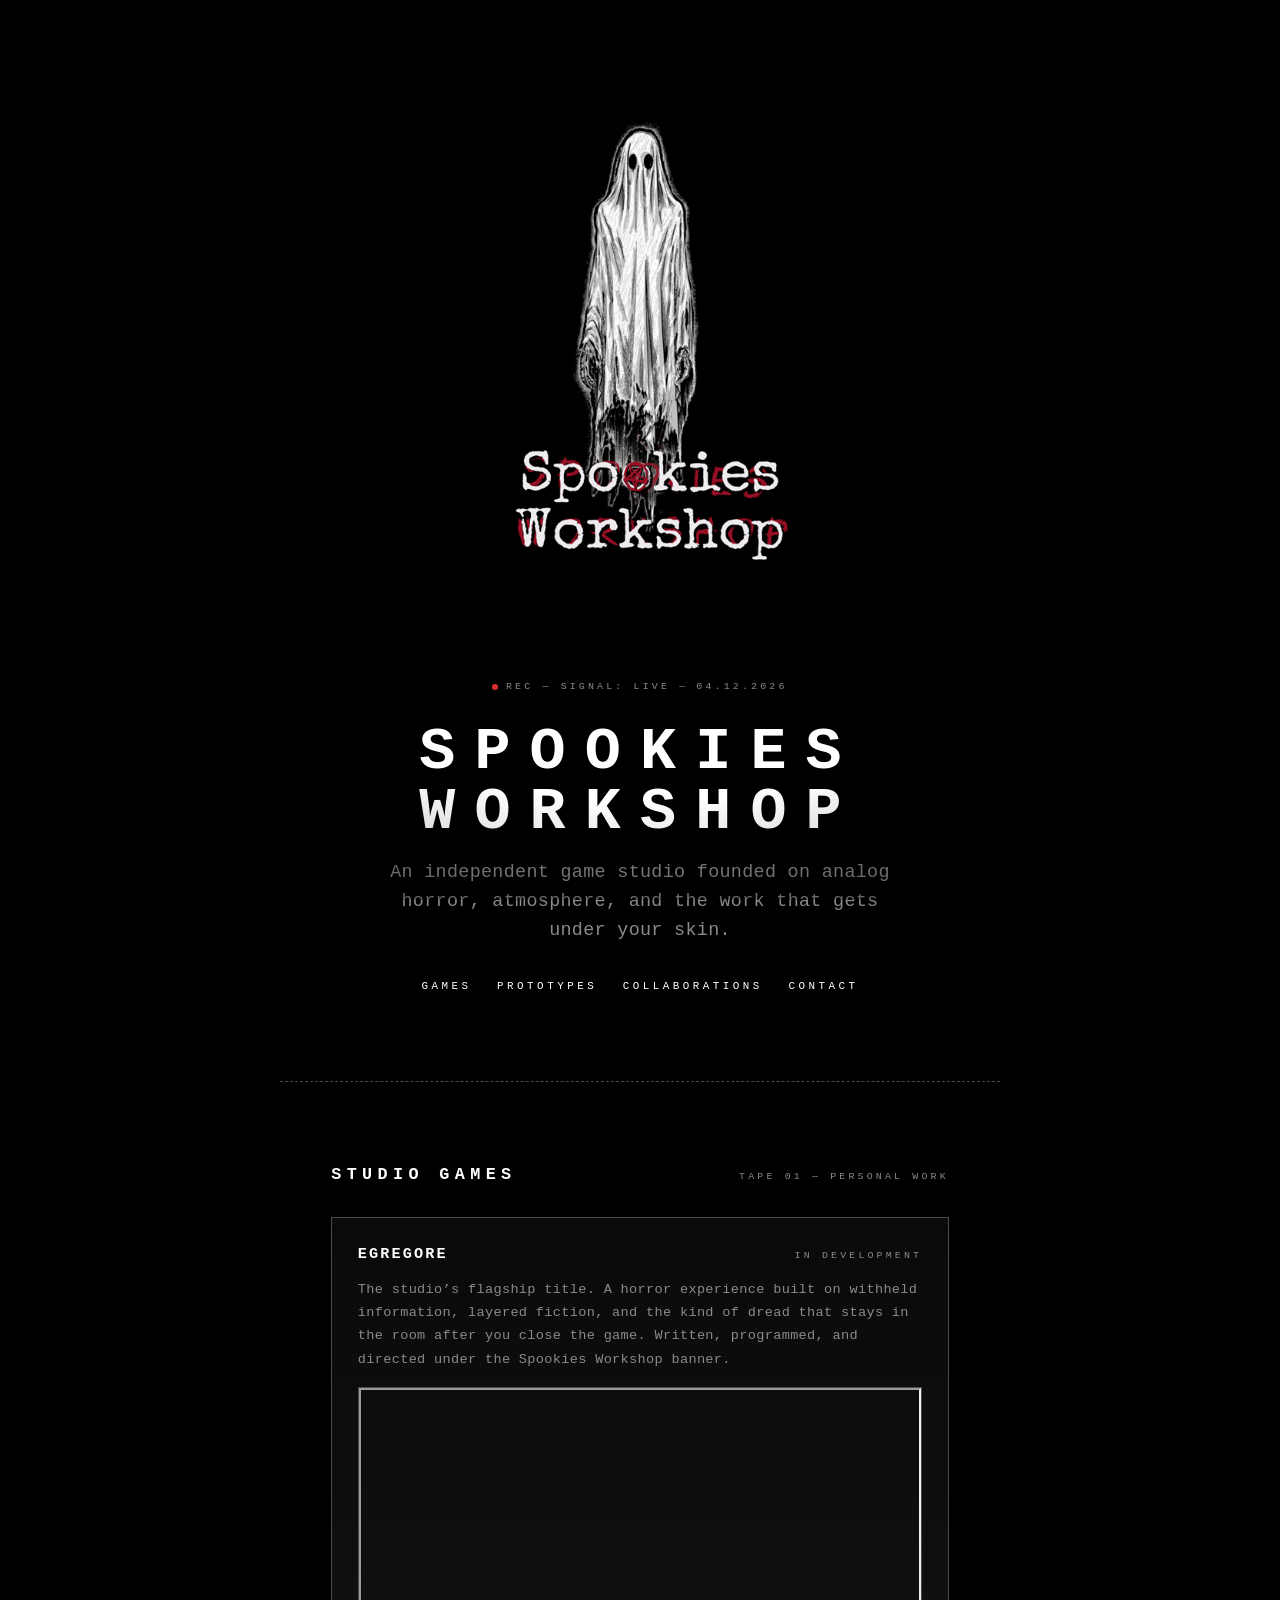
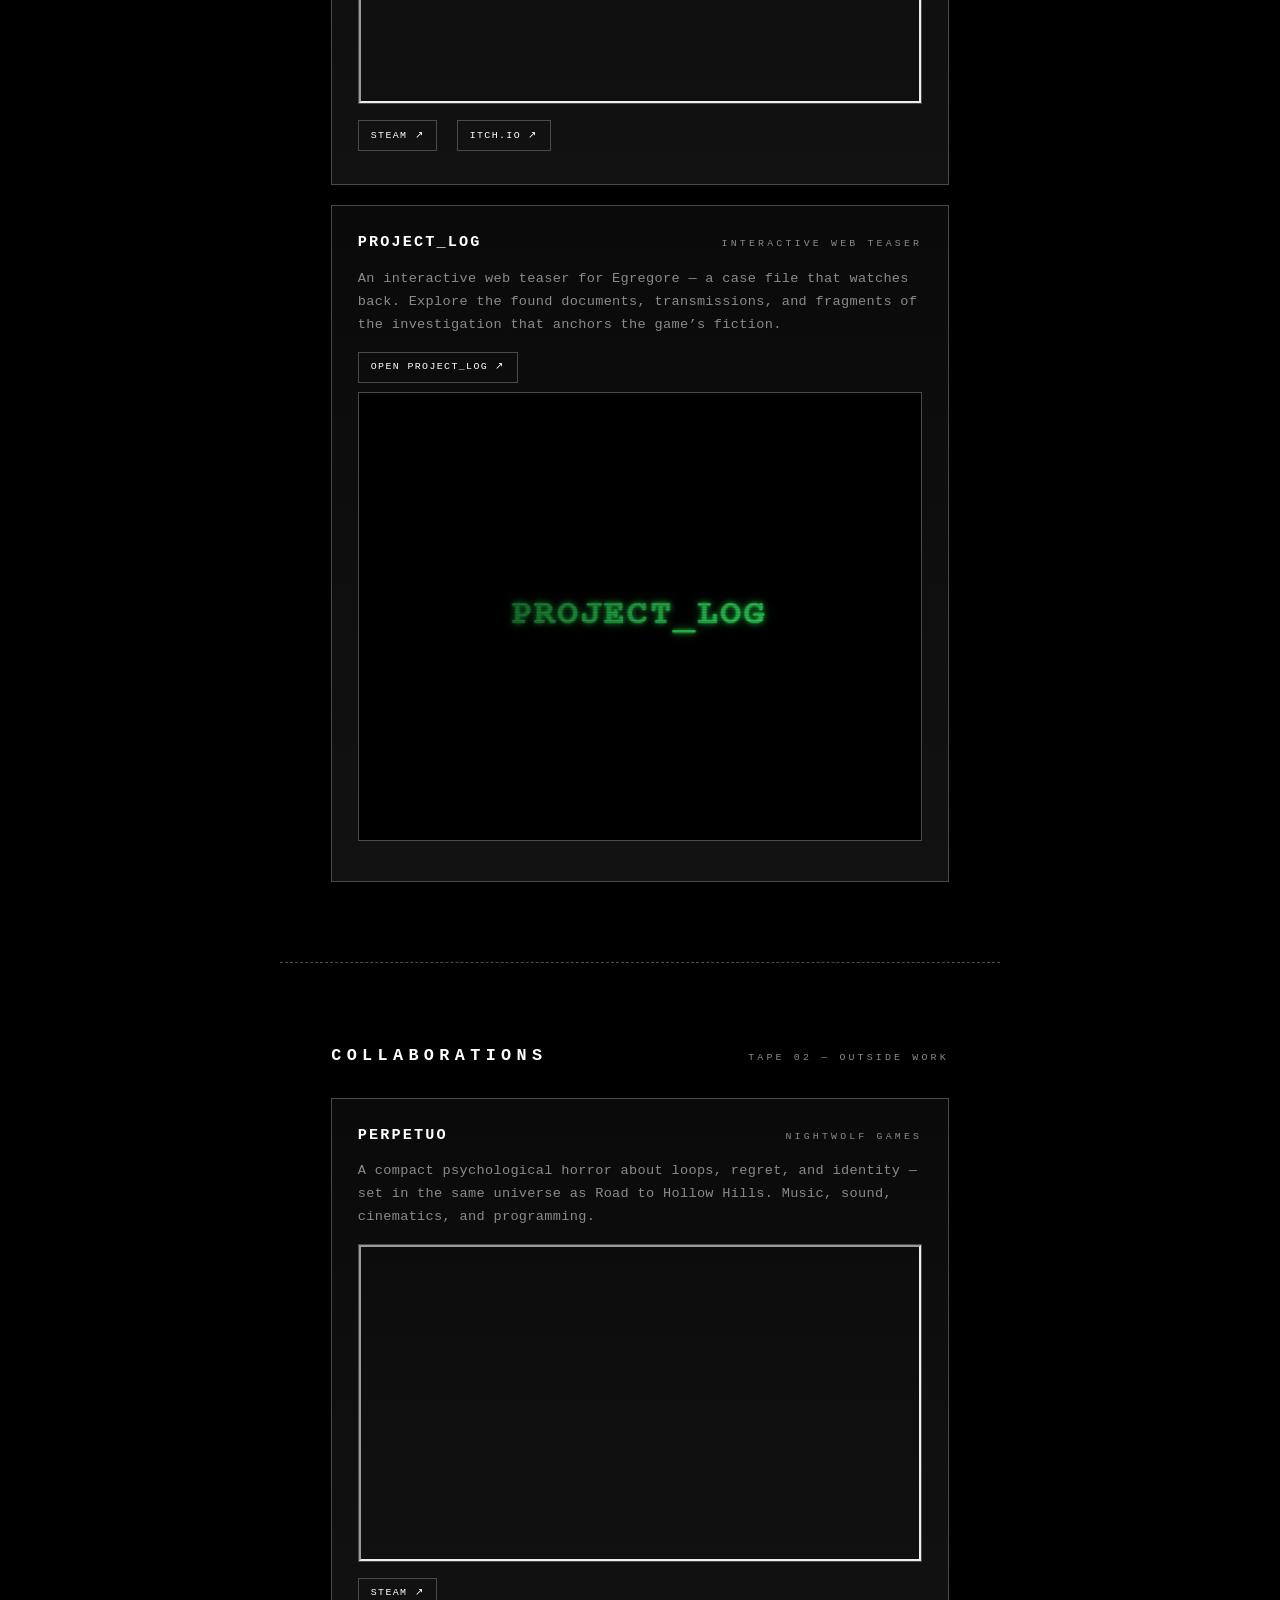
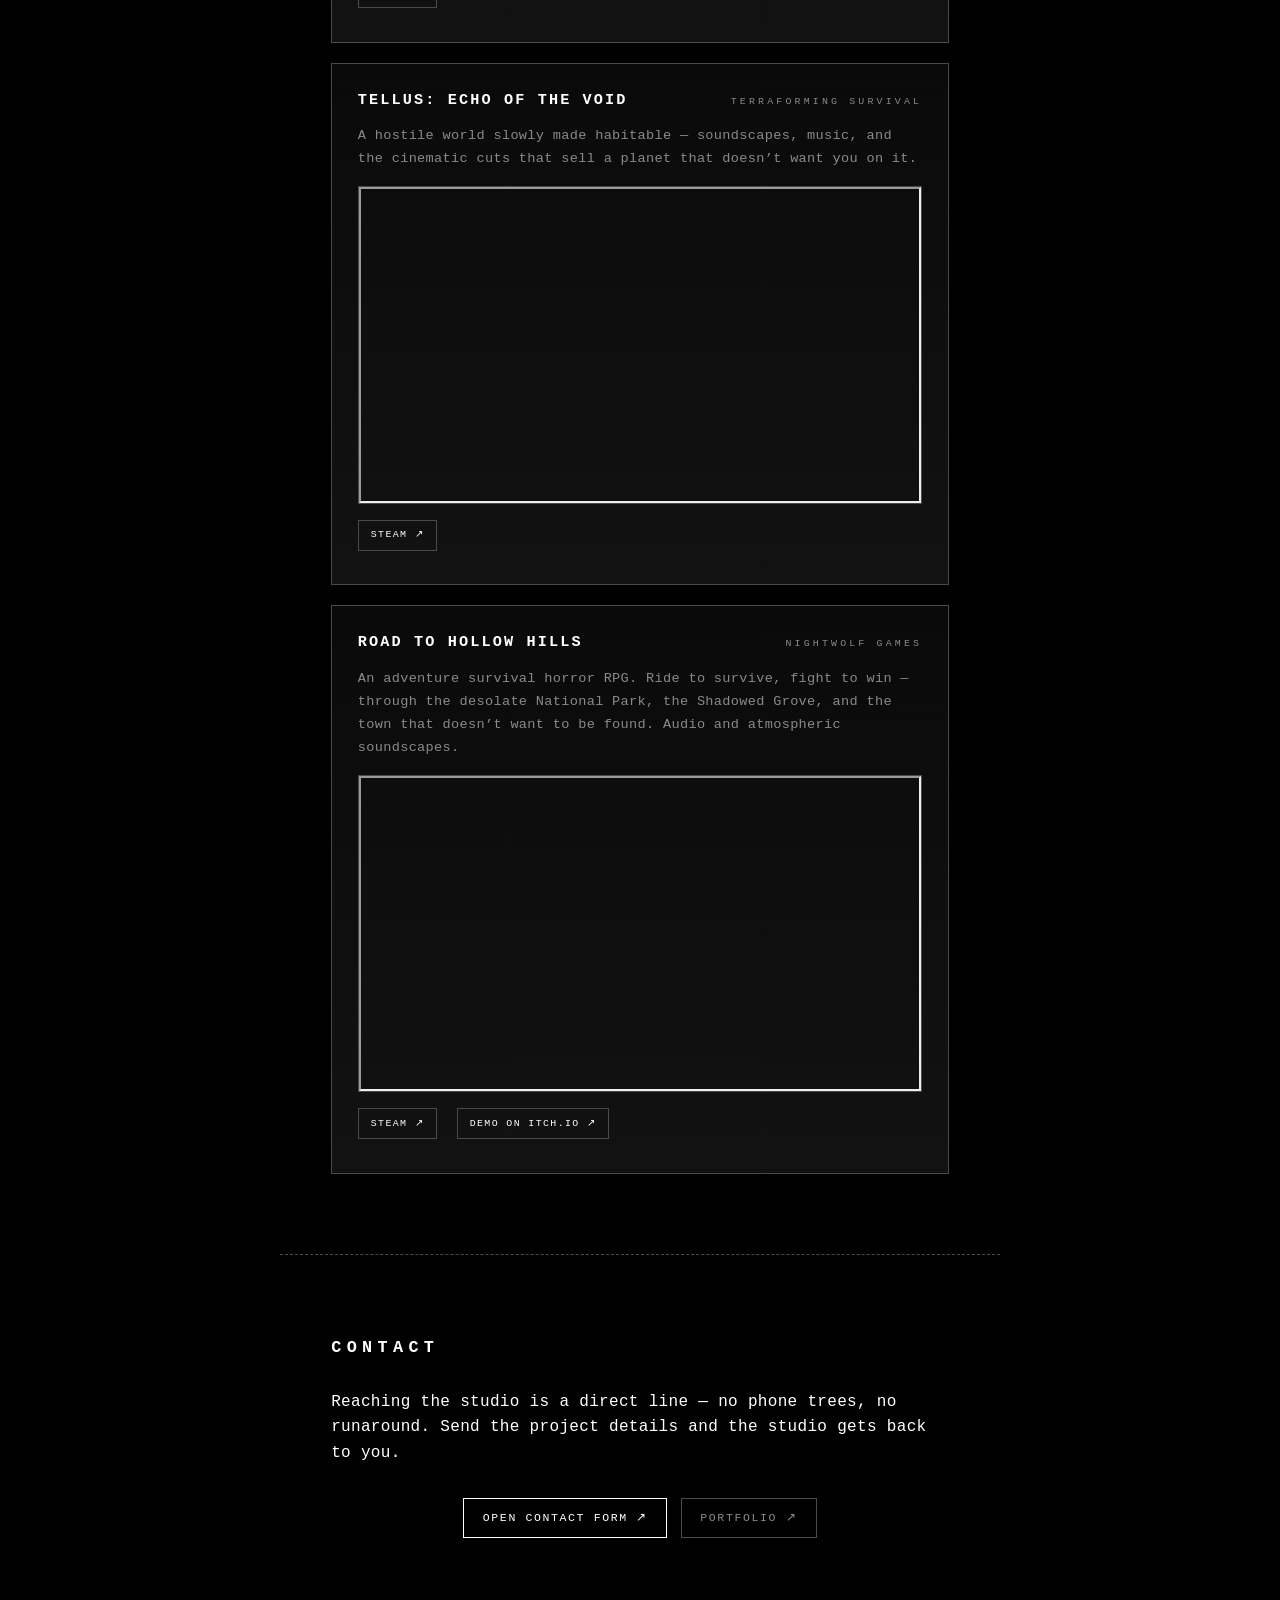
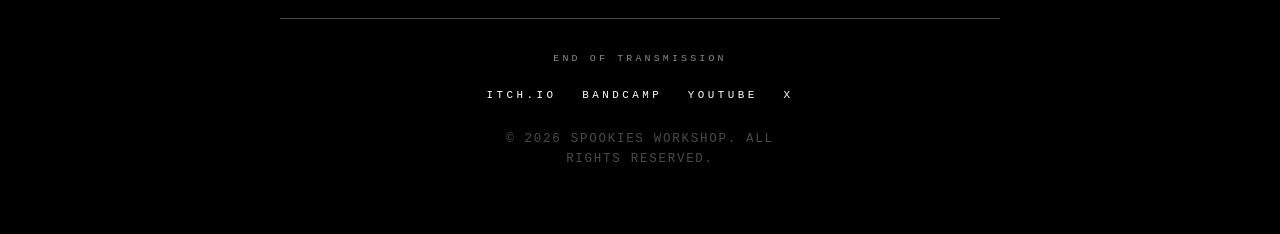
<file: spookies-workshop/index.html>
<!DOCTYPE html>
<html lang="en">
<head>
<meta charset="UTF-8">
<meta name="viewport" content="width=device-width, initial-scale=1.0">
<link rel="icon" type="image/png" href="../assets/image/favicon.png">
<title>Spookies Workshop — Independent Game Studio</title>
<meta name="description" content="Spookies Workshop — an independent game studio. Analog horror, atmosphere, and the work that gets under your skin. Egregore and more.">
<link rel="stylesheet" href="../css/portfolio.css">
<link rel="stylesheet" href="sw.css">
<meta http-equiv="Content-Security-Policy" content="default-src 'self'; script-src 'self'; style-src 'self' 'unsafe-inline'; img-src 'self' data: https:; media-src 'self' https:; frame-src https://www.youtube.com https://www.youtube-nocookie.com https://player.vimeo.com https://bandcamp.com https://w.soundcloud.com; connect-src 'self' http://localhost:3123 https://formsubmit.co; object-src 'none'; base-uri 'self'">
</head>
<body class="sw-site">

<header class="sw-header">
  <div class="sw-logo-frame">
    <img src="../assets/image/STUDIO_LOGO_TRANSPARENT.png" alt="Spookies Workshop logo">
  </div>
</header>

<main>

  <section class="sw-hero">
    <p class="sw-stamp"><span class="rec-dot" aria-hidden="true"></span> REC &mdash; SIGNAL: LIVE &mdash; <span id="sw-time">19.08.2026</span></p>
    <h1 class="sw-title">Spookies Workshop</h1>
    <p class="sw-tagline">
      An independent game studio founded on analog horror, atmosphere, and the
      work that gets under your skin.
    </p>
    <nav class="sw-nav" aria-label="Studio">
      <a href="#games">Games</a>
      <a href="../work/prototypes.html">Prototypes</a>
      <a href="#collaborations">Collaborations</a>
      <a href="contact.html">Contact</a>
    </nav>
  </section>

  <hr class="sw-rule">

  <section class="sw-section" id="games">
    <div class="sw-section-head">
      <h2>Studio Games</h2>
      <span class="sw-stamp">TAPE 01 &mdash; PERSONAL WORK</span>
    </div>

    <article class="sw-card">
      <div class="sw-card-head">
        <h3>EGREGORE</h3>
        <span class="sw-stamp">IN DEVELOPMENT</span>
      </div>
      <p>
        The studio&rsquo;s flagship title. A horror experience built on withheld
        information, layered fiction, and the kind of dread that stays in the
        room after you close the game. Written, programmed, and directed under
        the Spookies Workshop banner.
      </p>
      <div class="sw-embed">
        <iframe
          src="https://www.youtube-nocookie.com/embed/hIJ15Qz13aY"
          title="EGREGORE — Reveal Trailer"
          allow="accelerometer; autoplay; clipboard-write; encrypted-media; gyroscope; picture-in-picture; web-share"
          allowfullscreen
          loading="lazy"></iframe>
      </div>
      <div class="sw-links">
        <a class="sw-link" href="https://store.steampowered.com/app/4255090/Egregore/" target="_blank" rel="noopener">Steam &nearr;</a>
        <a class="sw-link" href="https://mister-spookies.itch.io/" target="_blank" rel="noopener">itch.io &nearr;</a>
      </div>
    </article>

    <article class="sw-card">
      <div class="sw-card-head">
        <h3>PROJECT_LOG</h3>
        <span class="sw-stamp">INTERACTIVE WEB TEASER</span>
      </div>
      <p>
        An interactive web teaser for Egregore &mdash; a case file that
        watches back. Explore the found documents, transmissions, and
        fragments of the investigation that anchors the game&rsquo;s fiction.
      </p>
      <div class="sw-links">
        <a class="sw-link" href="https://mrspookies.github.io/project_log/" target="_blank" rel="noopener">Open Project_Log &nearr;</a>
      </div>
      <div class="sw-embed">
        <a href="https://mrspookies.github.io/project_log/" target="_blank" rel="noopener">
          <img src="../assets/image/PROJECT_LOG.jpg" alt="Project_Log teaser image" style="width:100%; height:auto; max-height:480px;">
        </a>
      </div>
    </article>
  </section>

  <hr class="sw-rule">

  <section class="sw-section" id="collaborations">
    <div class="sw-section-head">
      <h2>Collaborations</h2>
      <span class="sw-stamp">TAPE 02 &mdash; OUTSIDE WORK</span>
    </div>

    <article class="sw-card">
      <div class="sw-card-head">
        <h3>PERPETUO</h3>
        <span class="sw-stamp">NIGHTWOLF GAMES</span>
      </div>
      <p>
        A compact psychological horror about loops, regret, and identity &mdash;
        set in the same universe as Road to Hollow Hills. Music, sound,
        cinematics, and programming.
      </p>
      <div class="sw-embed">
        <iframe
          src="https://www.youtube-nocookie.com/embed/3JHqe36iI8A"
          title="Perpetuo — Release Trailer"
          allow="accelerometer; autoplay; clipboard-write; encrypted-media; gyroscope; picture-in-picture; web-share"
          allowfullscreen
          loading="lazy"></iframe>
      </div>
      <div class="sw-links">
        <a class="sw-link" href="https://store.steampowered.com/app/3445500/Perpetuo/" target="_blank" rel="noopener">Steam &nearr;</a>
      </div>
    </article>

    <article class="sw-card">
      <div class="sw-card-head">
        <h3>TELLUS: ECHO OF THE VOID</h3>
        <span class="sw-stamp">TERRAFORMING SURVIVAL</span>
      </div>
      <p>
        A hostile world slowly made habitable &mdash; soundscapes, music, and
        the cinematic cuts that sell a planet that doesn&rsquo;t want you on it.
      </p>
      <div class="sw-embed">
        <iframe
          src="https://www.youtube-nocookie.com/embed/Zt2p_K4s8q4"
          title="Tellus: Echo of the Void — Release Trailer"
          allow="accelerometer; autoplay; clipboard-write; encrypted-media; gyroscope; picture-in-picture; web-share"
          allowfullscreen
          loading="lazy"></iframe>
      </div>
      <div class="sw-links">
        <a class="sw-link" href="https://store.steampowered.com/app/3204620/Tellus_Echo_of_the_Void/" target="_blank" rel="noopener">Steam &nearr;</a>
      </div>
    </article>

    <article class="sw-card">
      <div class="sw-card-head">
        <h3>ROAD TO HOLLOW HILLS</h3>
        <span class="sw-stamp">NIGHTWOLF GAMES</span>
      </div>
      <p>
        An adventure survival horror RPG. Ride to survive, fight to win &mdash;
        through the desolate National Park, the Shadowed Grove, and the town
        that doesn&rsquo;t want to be found. Audio and atmospheric soundscapes.
      </p>
      <div class="sw-embed">
        <iframe
          src="https://www.youtube-nocookie.com/embed/qgj7t9nOFek"
          title="Road to Hollow Hills — Trailer"
          allow="accelerometer; autoplay; clipboard-write; encrypted-media; gyroscope; picture-in-picture; web-share"
          allowfullscreen
          loading="lazy"></iframe>
      </div>
      <div class="sw-links">
        <a class="sw-link" href="https://store.steampowered.com/app/1345270/Road_to_Hollow_Hills/" target="_blank" rel="noopener">Steam &nearr;</a>
        <a class="sw-link" href="https://gamesnightwolf.itch.io/road-to-hollow-hills" target="_blank" rel="noopener">Demo on itch.io &nearr;</a>
      </div>
    </article>
  </section>

  <hr class="sw-rule">

  <section class="sw-section">
    <div class="sw-section-head">
      <h2>Contact</h2>
    </div>
    <p>
      Reaching the studio is a direct line &mdash; no phone trees, no runaround.
      Send the project details and the studio gets back to you.
    </p>
    <div class="sw-hero-actions">
      <a class="btn" href="contact.html">Open Contact Form &nearr;</a>
      <a class="btn btn-ghost" href="../index.html">Portfolio &nearr;</a>
    </div>
  </section>

</main>

<footer class="sw-footer">
  <p class="sw-stamp">END OF TRANSMISSION</p>
  <nav class="sw-nav" aria-label="Studio footer">
    <a href="https://mister-spookies.itch.io/" target="_blank" rel="noopener">itch.io</a>
    <a href="https://petewicher.bandcamp.com/" target="_blank" rel="noopener">Bandcamp</a>
    <a href="https://www.youtube.com/@MisterSpookies" target="_blank" rel="noopener">YouTube</a>
    <a href="https://x.com/MisterSpookies" target="_blank" rel="noopener">X</a>
  </nav>
  <p class="sw-msg" style="margin-top:1.25rem;">&copy; <span id="year"></span> Spookies Workshop. All rights reserved.</p>
</footer>

<script src="../js/portfolio.js"></script>
</body>
</html>
</file>
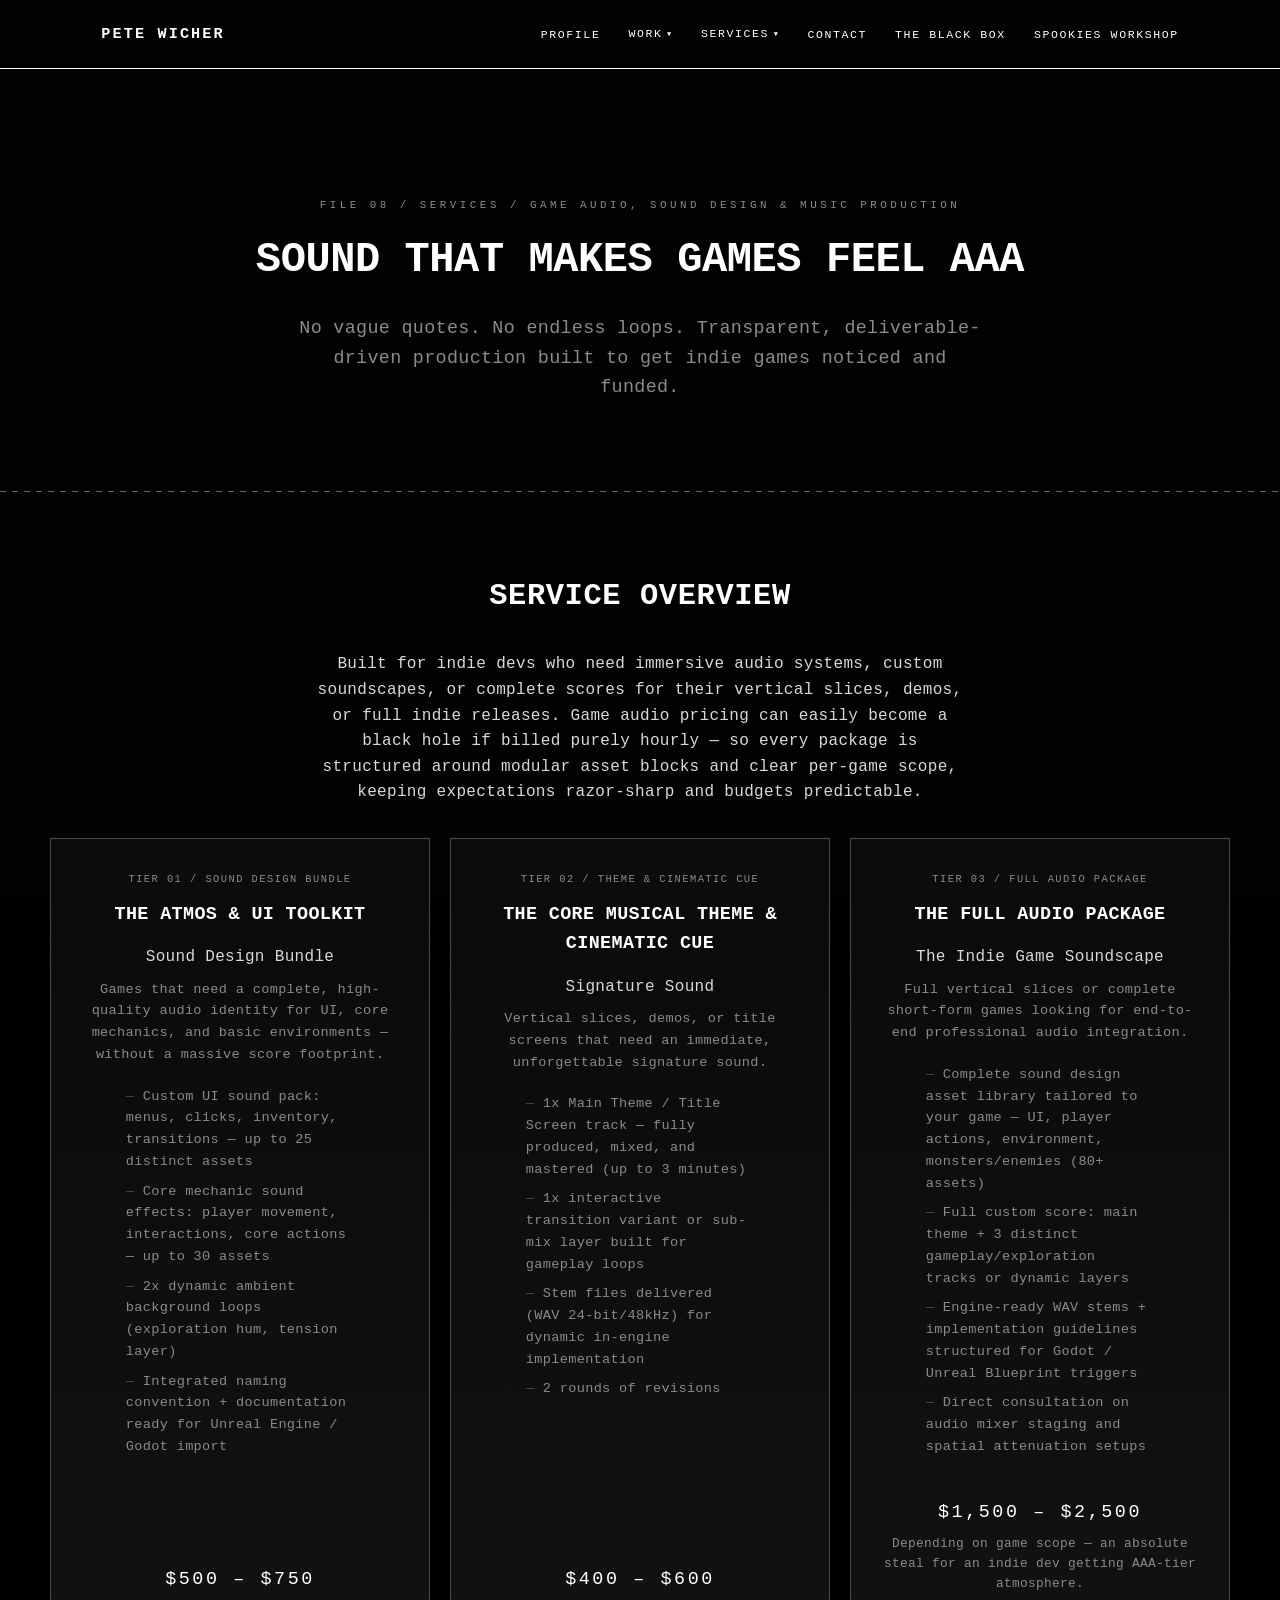
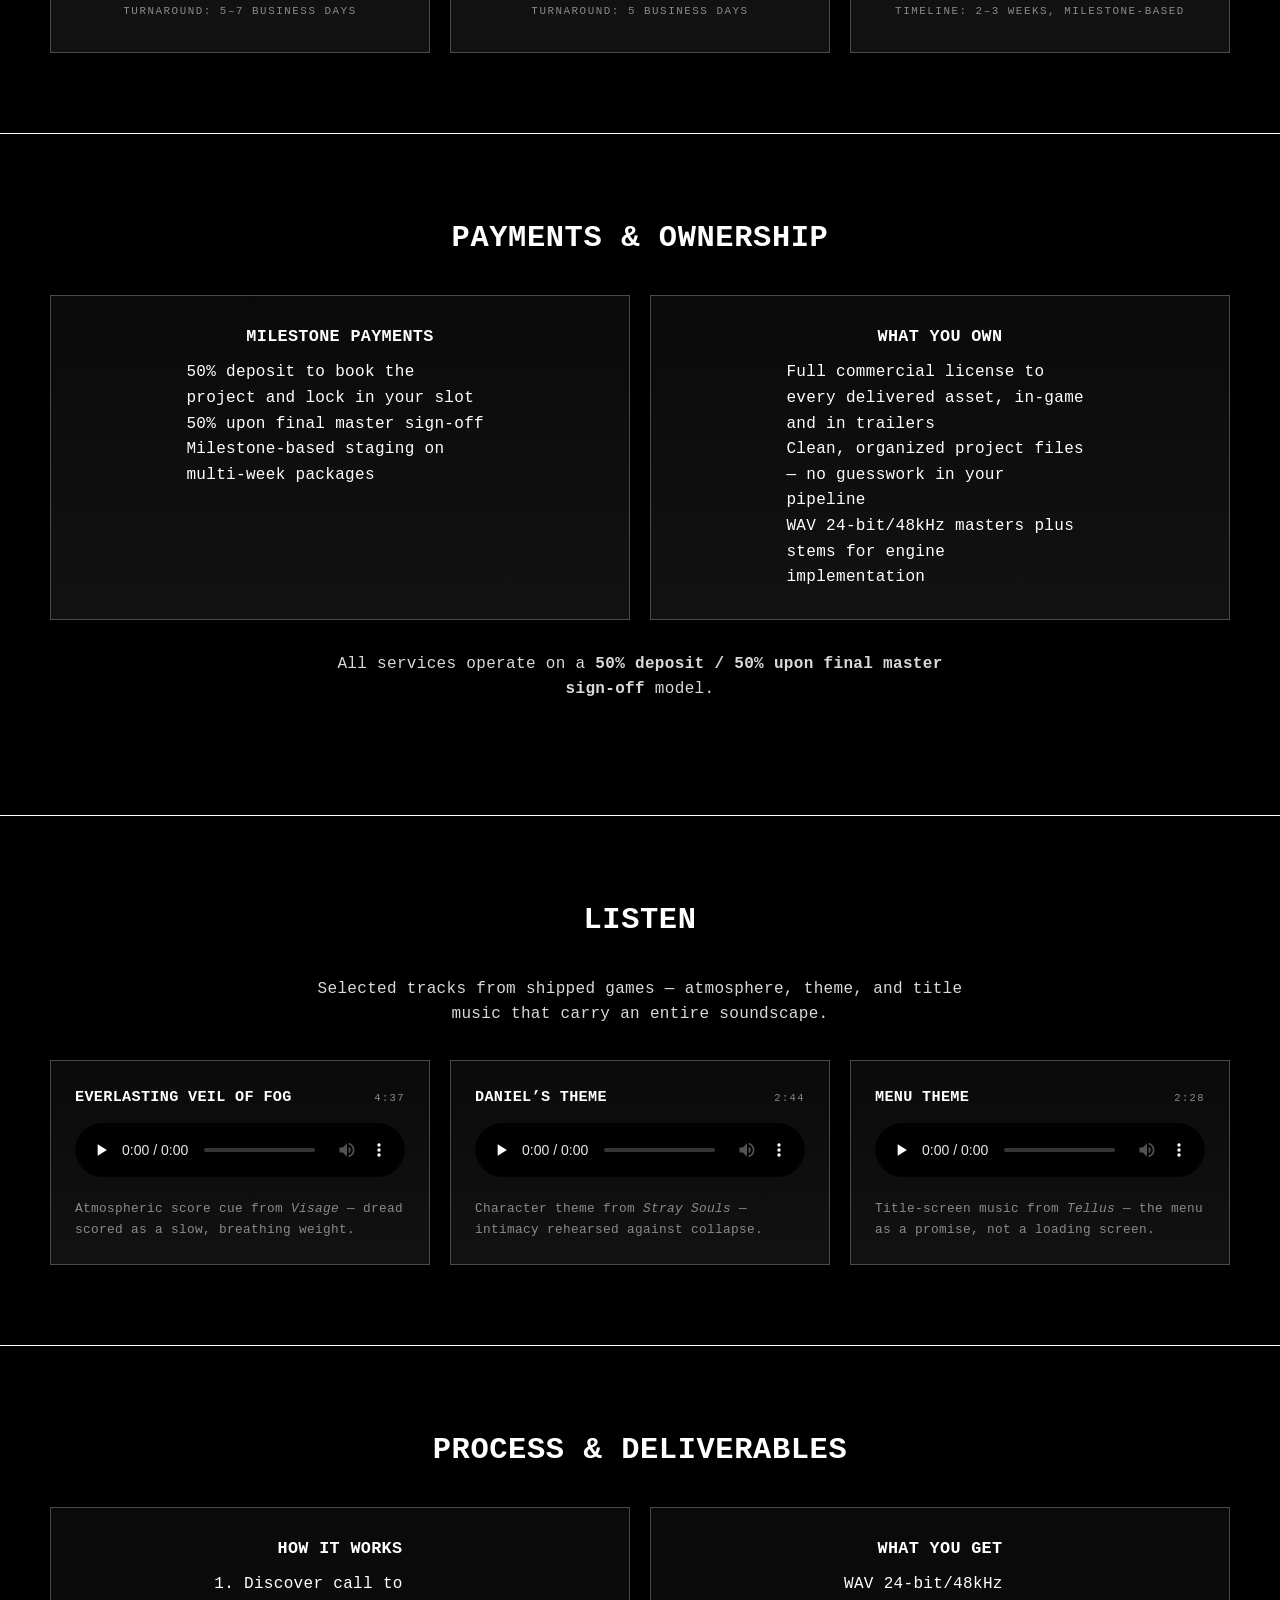
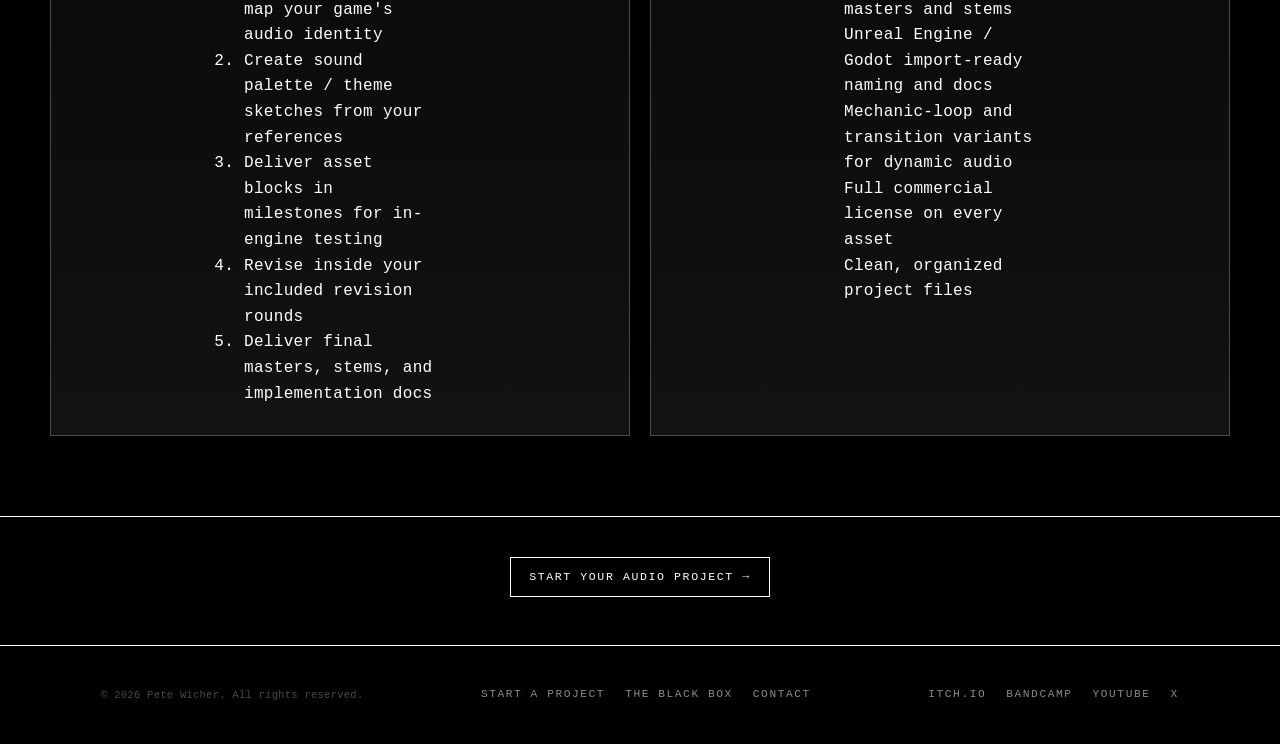
<file: services/audio-music.html>
<!DOCTYPE html>
<html lang="en">
<head>
  <meta charset="UTF-8">
  <meta name="viewport" content="width=device-width, initial-scale=1.0">
  <link rel="icon" type="image/png" href="../assets/image/favicon.png">
  <title>Game Audio, Sound Design & Music Production — Spookies Workshop</title>
  <meta name="description" content="Game audio, sound design, and music production for indie developers. UI and mechanic sound kits, custom themes and scores, and complete in-engine audio packages.">
  <link rel="stylesheet" href="../css/portfolio.css">
  <meta http-equiv="Content-Security-Policy" content="default-src 'self'; script-src 'self'; style-src 'self' 'unsafe-inline'; img-src 'self' data: https:; media-src 'self' https:; frame-src https://www.youtube.com https://www.youtube-nocookie.com https://player.vimeo.com https://bandcamp.com https://w.soundcloud.com; connect-src 'self' http://localhost:3123 https://formsubmit.co; object-src 'none'; base-uri 'self'">
</head>
<body>
  <header class="site-header">
    <div class="wrap">
      <a href="../index.html" class="brand">PETE WICHER</a>
      <button class="nav-toggle" aria-expanded="false" aria-controls="primary-nav" aria-label="Toggle navigation">
        <span></span>
      </button>
      <nav class="primary-nav" id="primary-nav">
        <ul>
          <li><a href="../index.html">Profile</a></li>
          <li class="nav-item">
            <button class="dropdown-toggle" aria-expanded="false" aria-controls="work-dropdown">
              Work <span class="caret">&#9660;</span>
            </button>
            <ul class="dropdown" id="work-dropdown">
              <li><a href="../work/audio.html">Audio</a></li>
              <li><a href="../work/games.html">Games</a></li>
              <li><a href="../work/video.html">Video</a></li>
              <li><a href="../work/prototypes.html">Prototypes</a></li>
              <li><a href="https://mrspookies.github.io/project_log/" target="_blank" rel="noopener">Code</a></li>
            </ul>
          </li>
          <li class="nav-item">
            <button class="dropdown-toggle" aria-expanded="true" aria-controls="services-dropdown">
              Services <span class="caret">&#9660;</span>
            </button>
            <ul class="dropdown" id="services-dropdown">
              <li><a href="pitch-deck.html">Pitch Deck & One-Sheet</a></li>
              <li><a href="audio-music.html" aria-current="page">Audio & Music Production</a></li>
              <li><a href="trailer-editing.html">Trailer Editing & Sound Design</a></li>
            </ul>
          </li>
          <li><a href="../contact/index.html">Contact</a></li>
          <li><a href="../black-box/index.html">The Black Box</a></li>
          <li><a href="../spookies-workshop/index.html">Spookies Workshop</a></li>
        </ul>
      </nav>
    </div>
  </header>

  <main>
    <section class="hero wrap">
      <p class="case-number">FILE 08 / SERVICES / GAME AUDIO, SOUND DESIGN &amp; MUSIC PRODUCTION</p>
      <h1>Sound That Makes Games Feel AAA</h1>
      <p class="hero-lede">
        No vague quotes. No endless loops. Transparent, deliverable-driven production built to get indie games noticed and funded.
      </p>
    </section>

    <hr class="tape-rule">

    <section class="section wrap">
      <div class="section-head">
        <h2>Service Overview</h2>
      </div>

      <p class="section-lede">
        Built for indie devs who need immersive audio systems, custom soundscapes,
        or complete scores for their vertical slices, demos, or full indie releases.
        Game audio pricing can easily become a black hole if billed purely hourly &mdash;
        so every package is structured around modular asset blocks and clear
        per-game scope, keeping expectations razor-sharp and budgets predictable.
      </p>

      <div class="pricing-grid">
        <article class="pricing-card">
          <p class="card-index">TIER 01 / SOUND DESIGN BUNDLE</p>
          <h3>The Atmos &amp; UI Toolkit</h3>
          <p class="section-lede" style="margin: 0.25rem 0 0.5rem;">Sound Design Bundle</p>
          <p style="color: var(--grey); font-size: 0.85rem;">
            Games that need a complete, high-quality audio identity for UI, core mechanics, and basic environments &mdash; without a massive score footprint.
          </p>
          <ul style="text-align: left; max-width: 28ch; margin: 1.25rem auto;">
            <li>Custom UI sound pack: menus, clicks, inventory, transitions &mdash; up to 25 distinct assets</li>
            <li>Core mechanic sound effects: player movement, interactions, core actions &mdash; up to 30 assets</li>
            <li>2x dynamic ambient background loops (exploration hum, tension layer)</li>
            <li>Integrated naming convention + documentation ready for Unreal Engine / Godot import</li>
          </ul>
          <p class="tier-price">$500 &ndash; $750</p>
          <span class="tier-turnaround">Turnaround: 5&ndash;7 business days</span>
        </article>

        <article class="pricing-card">
          <p class="card-index">TIER 02 / THEME &amp; CINEMATIC CUE</p>
          <h3>The Core Musical Theme &amp; Cinematic Cue</h3>
          <p class="section-lede" style="margin: 0.25rem 0 0.5rem;">Signature Sound</p>
          <p style="color: var(--grey); font-size: 0.85rem;">
            Vertical slices, demos, or title screens that need an immediate, unforgettable signature sound.
          </p>
          <ul style="text-align: left; max-width: 28ch; margin: 1.25rem auto;">
            <li>1x Main Theme / Title Screen track &mdash; fully produced, mixed, and mastered (up to 3 minutes)</li>
            <li>1x interactive transition variant or sub-mix layer built for gameplay loops</li>
            <li>Stem files delivered (WAV 24-bit/48kHz) for dynamic in-engine implementation</li>
            <li>2 rounds of revisions</li>
          </ul>
          <p class="tier-price">$400 &ndash; $600</p>
          <span class="tier-turnaround">Turnaround: 5 business days</span>
        </article>

        <article class="pricing-card">
          <p class="card-index">TIER 03 / FULL AUDIO PACKAGE</p>
          <h3>The Full Audio Package</h3>
          <p class="section-lede" style="margin: 0.25rem 0 0.5rem;">The Indie Game Soundscape</p>
          <p style="color: var(--grey); font-size: 0.85rem;">
            Full vertical slices or complete short-form games looking for end-to-end professional audio integration.
          </p>
          <ul style="text-align: left; max-width: 28ch; margin: 1.25rem auto;">
            <li>Complete sound design asset library tailored to your game &mdash; UI, player actions, environment, monsters/enemies (80+ assets)</li>
            <li>Full custom score: main theme + 3 distinct gameplay/exploration tracks or dynamic layers</li>
            <li>Engine-ready WAV stems + implementation guidelines structured for Godot / Unreal Blueprint triggers</li>
            <li>Direct consultation on audio mixer staging and spatial attenuation setups</li>
          </ul>
          <p class="tier-price">$1,500 &ndash; $2,500</p>
          <span class="tier-note">Depending on game scope &mdash; an absolute steal for an indie dev getting AAA-tier atmosphere.</span>
          <span class="tier-turnaround">Timeline: 2&ndash;3 weeks, milestone-based</span>
        </article>
      </div>
    </section>

    <hr class="solid-rule">

    <section class="section wrap">
      <div class="section-head">
        <h2>Payments &amp; Ownership</h2>
      </div>

      <div class="grid grid-2">
        <div class="card">
          <h3>Milestone Payments</h3>
          <ul style="text-align: left; max-width: 32ch; margin: 0 auto;">
            <li>50% deposit to book the project and lock in your slot</li>
            <li>50% upon final master sign-off</li>
            <li>Milestone-based staging on multi-week packages</li>
          </ul>
        </div>

        <div class="card">
          <h3>What You Own</h3>
          <ul style="text-align: left; max-width: 32ch; margin: 0 auto;">
            <li>Full commercial license to every delivered asset, in-game and in trailers</li>
            <li>Clean, organized project files &mdash; no guesswork in your pipeline</li>
            <li>WAV 24-bit/48kHz masters plus stems for engine implementation</li>
          </ul>
        </div>
      </div>

      <p class="section-lede" style="margin-top: 2rem;">
        All services operate on a <strong>50% deposit / 50% upon final master sign-off</strong> model.
      </p>
    </section>

    <hr class="solid-rule">

    <section class="section wrap">
      <div class="section-head">
        <h2>Listen</h2>
      </div>

      <p class="section-lede">
        Selected tracks from shipped games &mdash; atmosphere, theme, and title music that carry an entire soundscape.
      </p>

      <div class="grid grid-3">
        <article class="reel-item">
          <div class="reel-item-head">
            <h4>Everlasting Veil of Fog</h4>
            <span class="reel-duration">4:37</span>
          </div>
          <audio controls preload="none" controlsList="nodownload" oncontextmenu="return false" draggable="false" src="../assets/sound/Visage/Everlasting_Veil_of_Fog.mp3"></audio>
          <p style="color: var(--grey); font-size: 0.8rem; margin-top: 0.75rem;">Atmospheric score cue from <em>Visage</em> &mdash; dread scored as a slow, breathing weight.</p>
        </article>

        <article class="reel-item">
          <div class="reel-item-head">
            <h4>Daniel&rsquo;s Theme</h4>
            <span class="reel-duration">2:44</span>
          </div>
          <audio controls preload="none" controlsList="nodownload" oncontextmenu="return false" draggable="false" src="../assets/sound/Stray Souls/Daniel's_Theme.mp3"></audio>
          <p style="color: var(--grey); font-size: 0.8rem; margin-top: 0.75rem;">Character theme from <em>Stray Souls</em> &mdash; intimacy rehearsed against collapse.</p>
        </article>

        <article class="reel-item">
          <div class="reel-item-head">
            <h4>Menu Theme</h4>
            <span class="reel-duration">2:28</span>
          </div>
          <audio controls preload="none" controlsList="nodownload" oncontextmenu="return false" draggable="false" src="../assets/sound/Tellus/Menu_Theme.mp3"></audio>
          <p style="color: var(--grey); font-size: 0.8rem; margin-top: 0.75rem;">Title-screen music from <em>Tellus</em> &mdash; the menu as a promise, not a loading screen.</p>
        </article>
      </div>
    </section>

    <hr class="solid-rule">

    <section class="section wrap">
      <div class="section-head">
        <h2>Process &amp; Deliverables</h2>
      </div>

      <div class="grid grid-2">
        <div class="card">
          <h3>How It Works</h3>
          <ol style="text-align: left; max-width: 20ch; margin: 0 auto;">
            <li>Discover call to map your game's audio identity</li>
            <li>Create sound palette / theme sketches from your references</li>
            <li>Deliver asset blocks in milestones for in-engine testing</li>
            <li>Revise inside your included revision rounds</li>
            <li>Deliver final masters, stems, and implementation docs</li>
          </ol>
        </div>

        <div class="card">
          <h3>What You Get</h3>
          <ul style="text-align: left; max-width: 20ch; margin: 0 auto;">
            <li>WAV 24-bit/48kHz masters and stems</li>
            <li>Unreal Engine / Godot import-ready naming and docs</li>
            <li>Mechanic-loop and transition variants for dynamic audio</li>
            <li>Full commercial license on every asset</li>
            <li>Clean, organized project files</li>
          </ul>
        </div>
      </div>
    </section>

    <hr class="solid-rule">

    <div class="btn-row page-cta">
      <a href="../contact/index.html" class="btn">Start Your Audio Project &rarr;</a>
    </div>
  </main>

  <footer class="site-footer">
    <div class="wrap">
      <p class="footer-note">&copy; <span id="year"></span> Pete Wicher. All rights reserved.</p>
      <nav class="footer-links">
        <a href="../contact/index.html">Start a Project</a>
        <a href="../black-box/index.html">The Black Box</a>
        <a href="../contact/index.html">Contact</a>
      </nav>
      <nav class="footer-socials">
        <a href="https://mister-spookies.itch.io/" target="_blank" rel="noopener">itch.io</a>
        <a href="https://petewicher.bandcamp.com/" target="_blank" rel="noopener">Bandcamp</a>
        <a href="https://www.youtube.com/@MisterSpookies" target="_blank" rel="noopener">YouTube</a>
        <a href="https://x.com/MisterSpookies" target="_blank" rel="noopener">X</a>
      </nav>
    </div>
  </footer>

  <script src="../js/portfolio.js"></script>
</body>
</html>
</file>
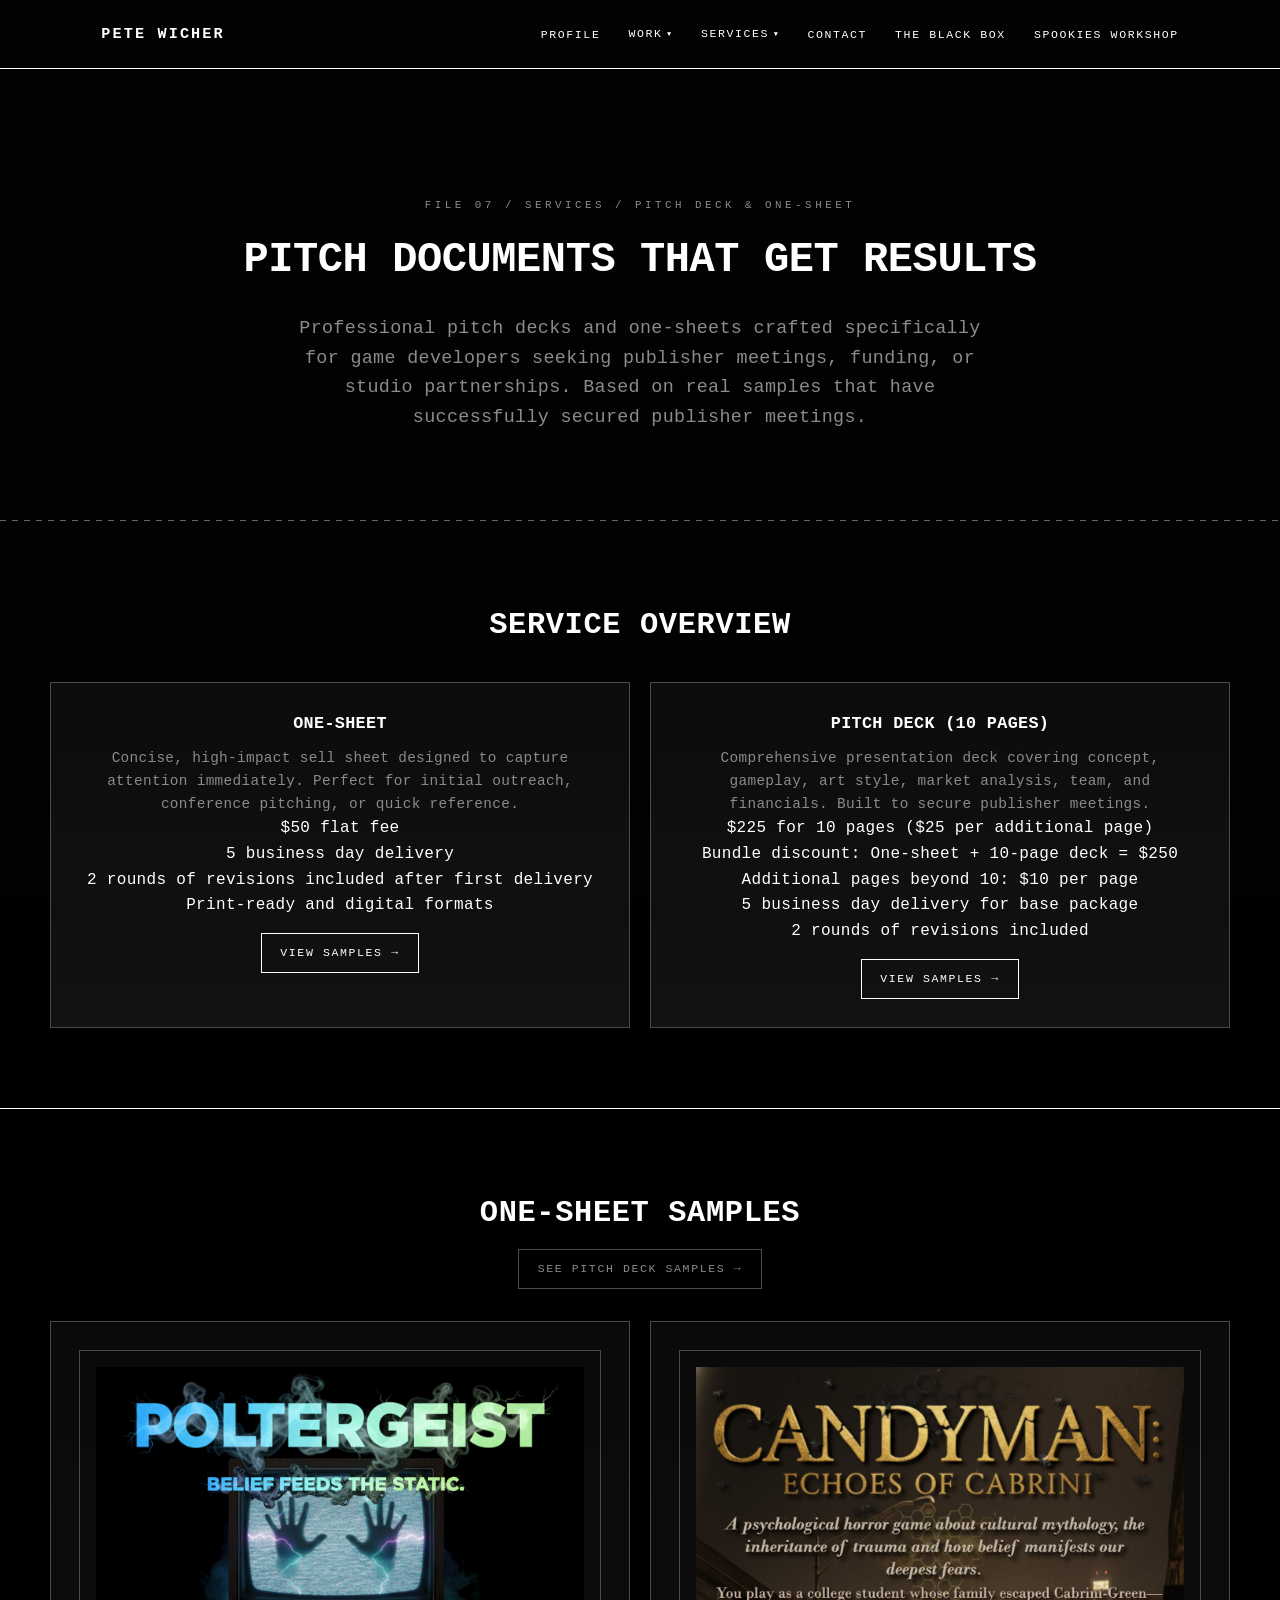
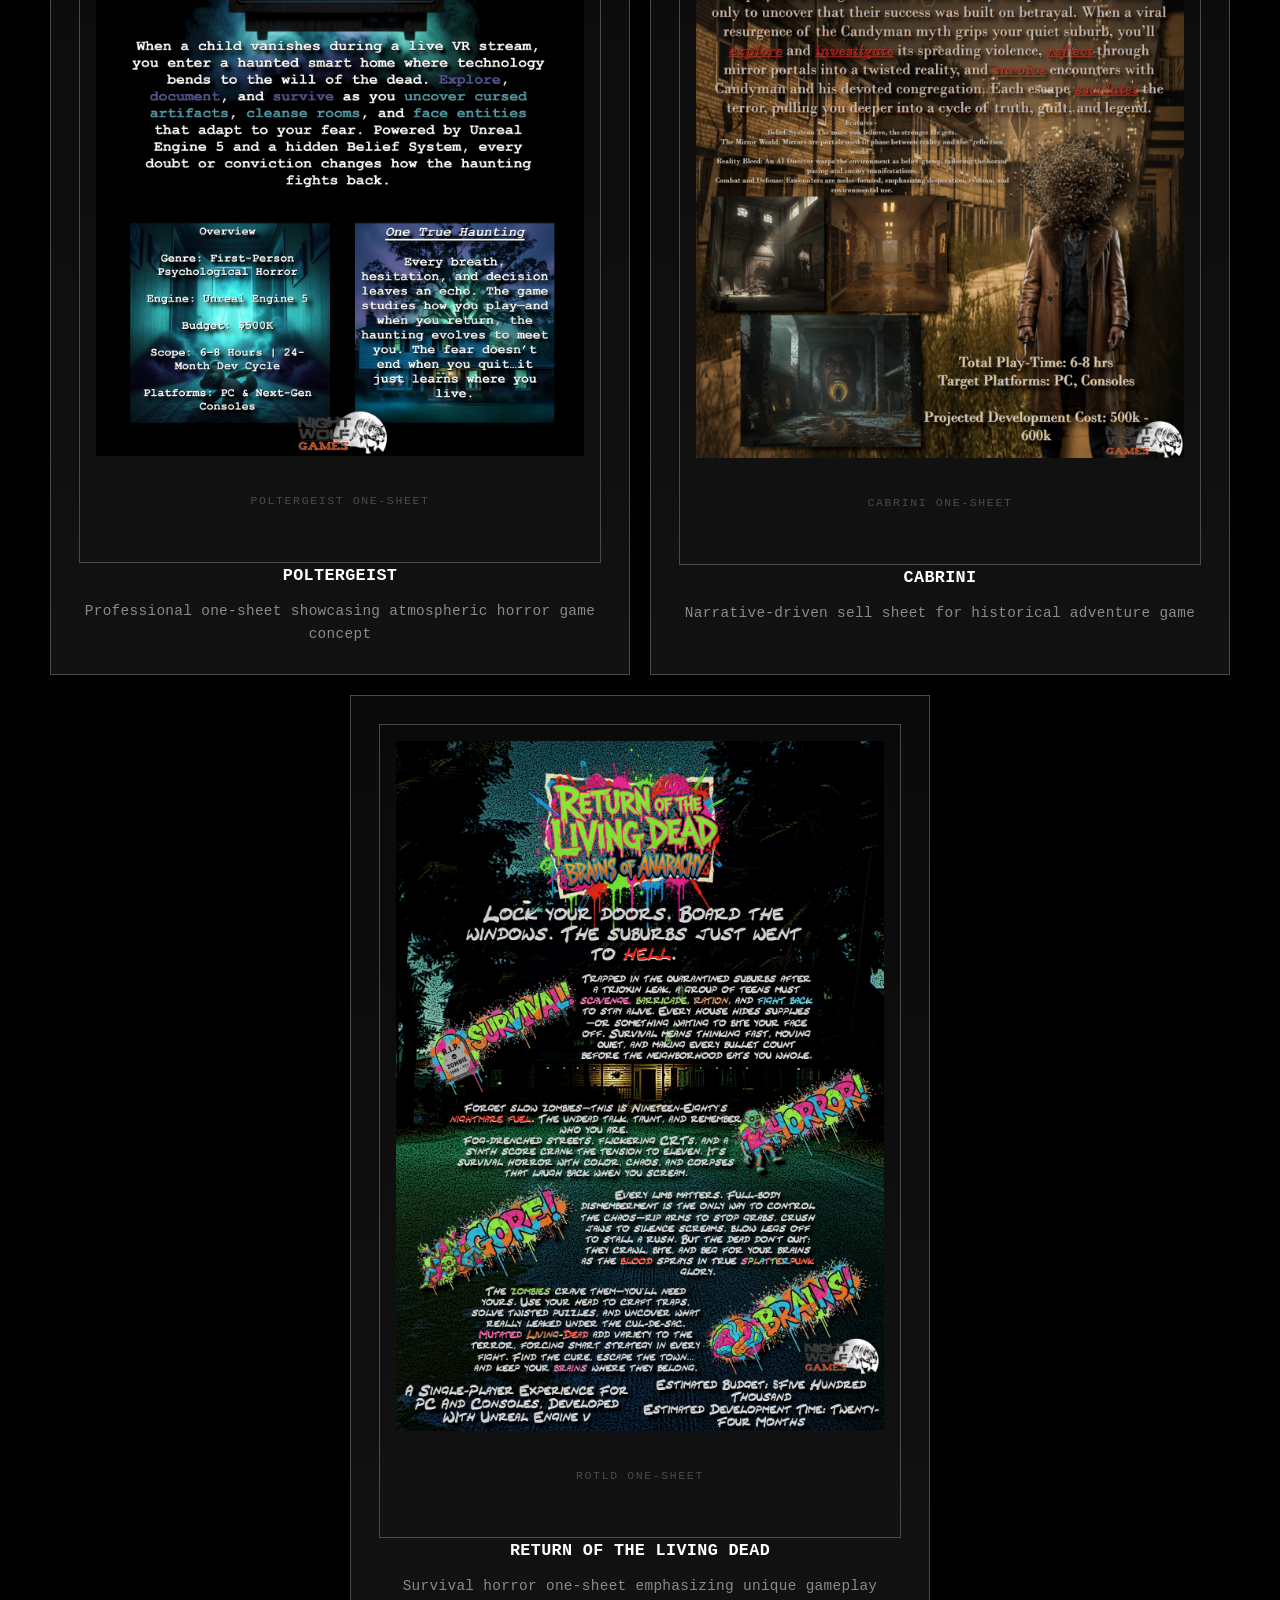
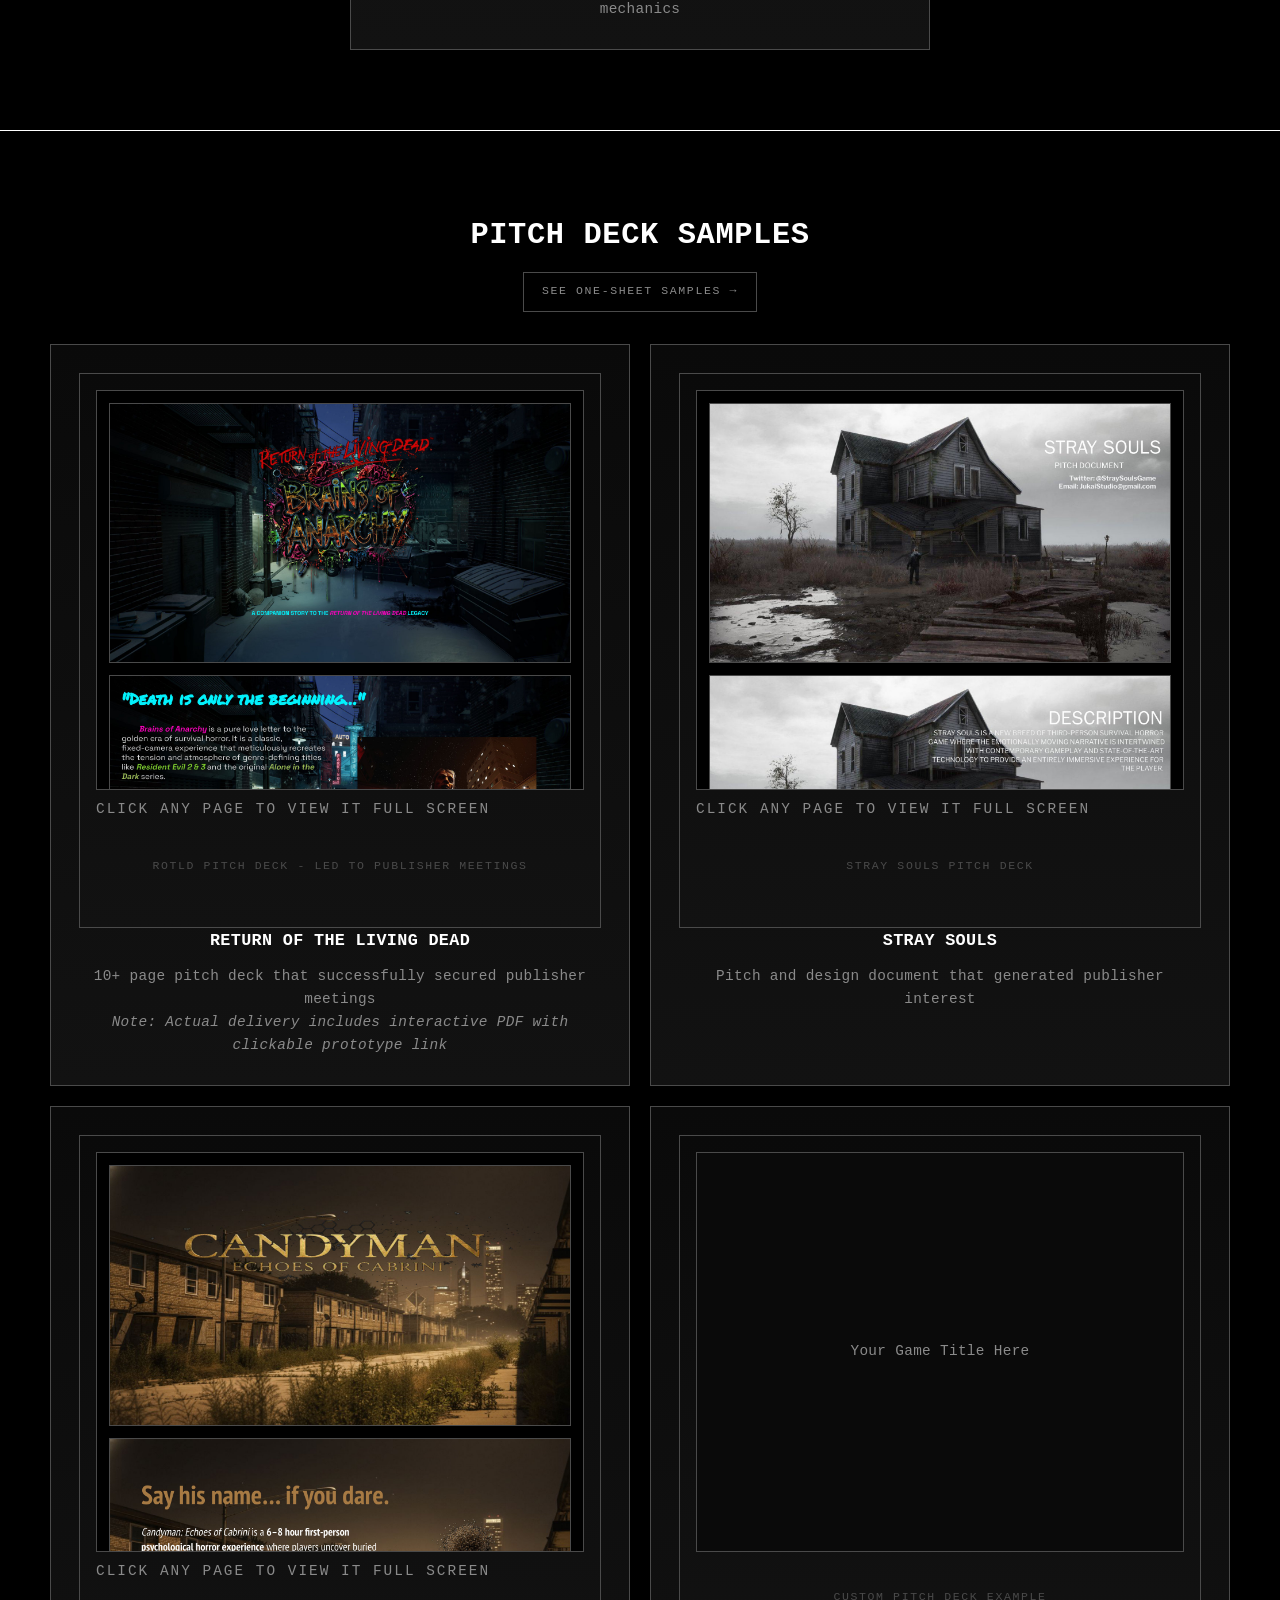
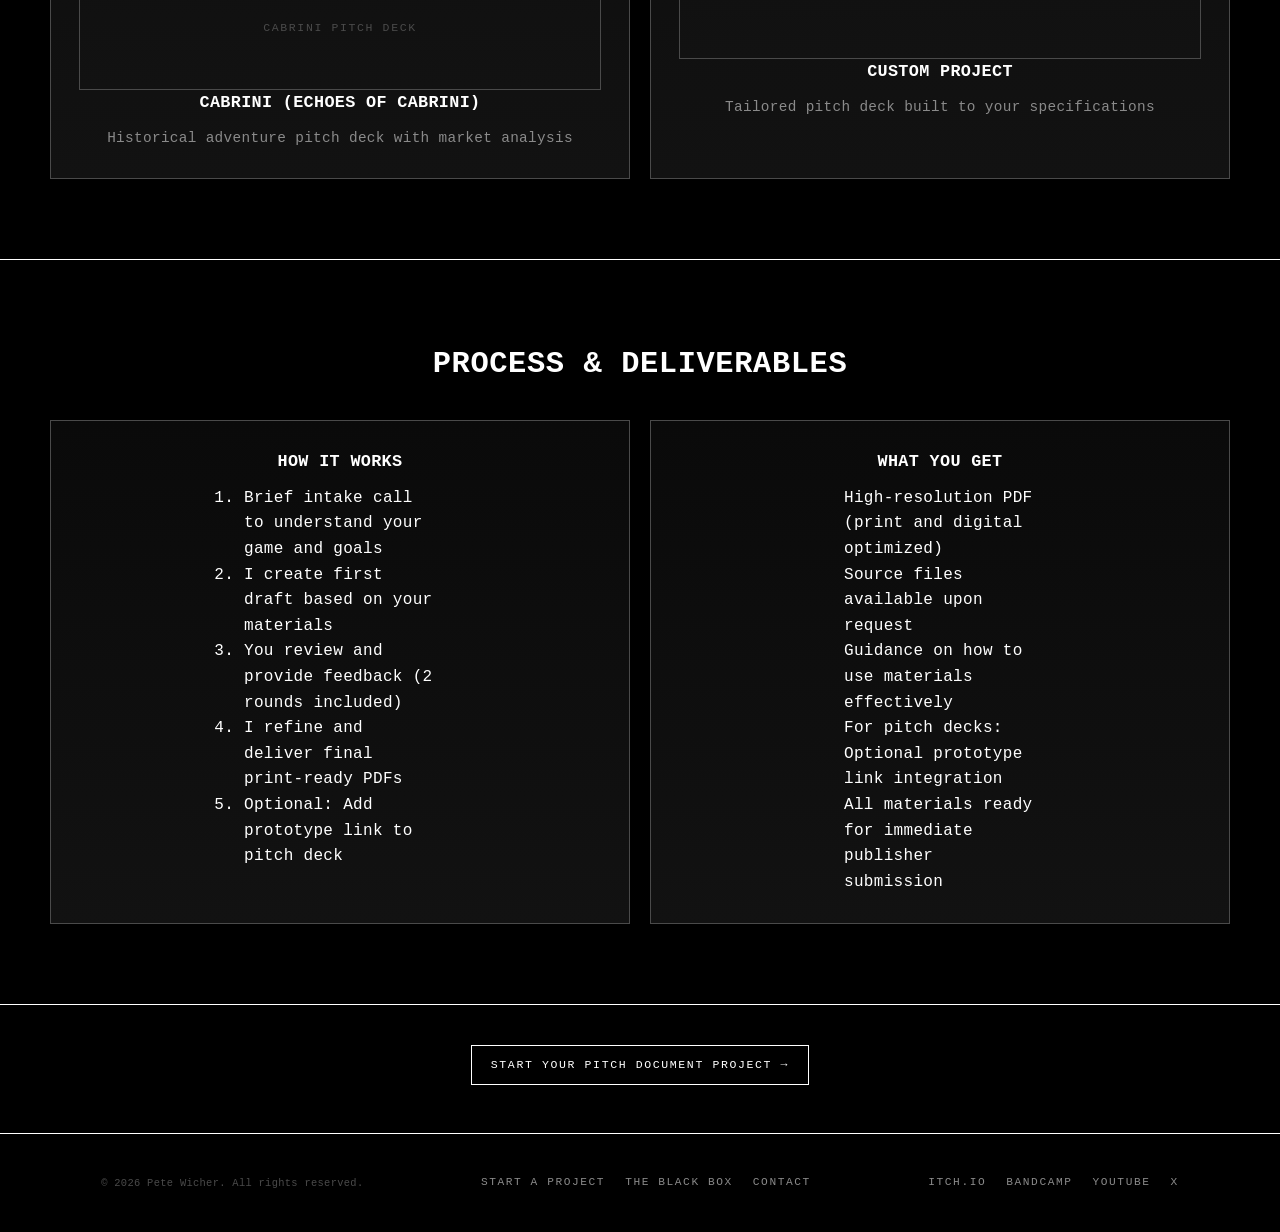
<file: services/pitch-deck.html>
<!DOCTYPE html>
<html lang="en">
<head>
  <meta charset="UTF-8">
  <meta name="viewport" content="width=device-width, initial-scale=1.0">
  <link rel="icon" type="image/png" href="../assets/image/favicon.png">
  <title>Pitch Deck & One-Sheet Services — Spookies Workshop</title>
  <meta name="description" content="Professional pitch documents and one-sheets for game developers seeking publisher meetings and funding. Includes samples that have resulted in actual publisher meetings.">
  <link rel="stylesheet" href="../css/portfolio.css">
  <meta http-equiv="Content-Security-Policy" content="default-src 'self'; script-src 'self'; style-src 'self' 'unsafe-inline'; img-src 'self' data: https:; media-src 'self' https:; frame-src 'self' https://www.youtube.com https://www.youtube-nocookie.com https://player.vimeo.com https://bandcamp.com https://w.soundcloud.com; connect-src 'self' http://localhost:3123 https://formsubmit.co; object-src 'none'; base-uri 'self'">
</head>
<body>
  <header class="site-header">
    <div class="wrap">
      <a href="../index.html" class="brand">PETE WICHER</a>
      <button class="nav-toggle" aria-expanded="false" aria-controls="primary-nav" aria-label="Toggle navigation">
        <span></span>
      </button>
      <nav class="primary-nav" id="primary-nav">
        <ul>
          <li><a href="../index.html">Profile</a></li>
          <li class="nav-item">
            <button class="dropdown-toggle" aria-expanded="false" aria-controls="work-dropdown">
              Work <span class="caret">&#9660;</span>
            </button>
            <ul class="dropdown" id="work-dropdown">
              <li><a href="../work/audio.html">Audio</a></li>
              <li><a href="../work/games.html">Games</a></li>
              <li><a href="../work/video.html">Video</a></li>
              <li><a href="../work/prototypes.html">Prototypes</a></li>
              <li><a href="https://mrspookies.github.io/project_log/" target="_blank" rel="noopener">Code</a></li>
            </ul>
          </li>
          <li class="nav-item">
            <button class="dropdown-toggle" aria-expanded="true" aria-controls="services-dropdown">
              Services <span class="caret">&#9660;</span>
            </button>
            <ul class="dropdown" id="services-dropdown">
              <li><a href="pitch-deck.html" aria-current="page">Pitch Deck & One-Sheet</a></li>
              <li><a href="audio-music.html">Audio & Music Production</a></li>
              <li><a href="trailer-editing.html">Trailer Editing & Sound Design</a></li>
            </ul>
          </li>
          <li><a href="../contact/index.html">Contact</a></li>
          <li><a href="../black-box/index.html">The Black Box</a></li>
          <li><a href="../spookies-workshop/index.html">Spookies Workshop</a></li>
        </ul>
      </nav>
    </div>
  </header>

  <main>
    <section class="hero wrap">
      <p class="case-number">FILE 07 / SERVICES / PITCH DECK & ONE-SHEET</p>
      <h1>Pitch Documents That Get Results</h1>
      <p class="hero-lede">
        Professional pitch decks and one-sheets crafted specifically for game developers seeking publisher meetings, funding, or studio partnerships. Based on real samples that have successfully secured publisher meetings.
      </p>
    </section>

    <hr class="tape-rule">

    <section class="section wrap">
      <div class="section-head">
        <h2>Service Overview</h2>
      </div>

      <div class="grid grid-2">
        <div class="card">
          <h3>One-Sheet</h3>
          <p>Concise, high-impact sell sheet designed to capture attention immediately. Perfect for initial outreach, conference pitching, or quick reference.</p>
          <ul>
            <li>$50 flat fee</li>
            <li>5 business day delivery</li>
            <li>2 rounds of revisions included after first delivery</li>
            <li>Print-ready and digital formats</li>
          </ul>
          <a href="#one-sheet-samples" class="btn">View Samples &rarr;</a>
        </div>

        <div class="card">
          <h3>Pitch Deck (10 Pages)</h3>
          <p>Comprehensive presentation deck covering concept, gameplay, art style, market analysis, team, and financials. Built to secure publisher meetings.</p>
          <ul>
            <li>$225 for 10 pages ($25 per additional page)</li>
            <li>Bundle discount: One-sheet + 10-page deck = $250</li>
            <li>Additional pages beyond 10: $10 per page</li>
            <li>5 business day delivery for base package</li>
            <li>2 rounds of revisions included</li>
          </ul>
          <a href="#pitch-deck-samples" class="btn">View Samples &rarr;</a>
        </div>
      </div>
    </section>

    <hr class="solid-rule">

    <section class="section wrap">
      <div class="section-head">
        <h2>One-Sheet Samples</h2>
        <a href="#pitch-deck-samples" class="btn btn-ghost">See Pitch Deck Samples &rarr;</a>
      </div>

      <div class="grid grid-2">
        <!-- Poltergeist One-Sheet (Hero Sample) -->
        <div class="card">
          <div class="embed-slot">
            <img src="../assets/image/pitch-samples/POLTERGEIST_SellSheet.png" alt="Poltergeist One-Sheet Sample">
            <div class="ph">POLTERGEIST ONE-SHEET</div>
          </div>
          <h3>Poltergeist</h3>
          <p>Professional one-sheet showcasing atmospheric horror game concept</p>
        </div>

        <!-- Cabrini One-Sheet -->
        <div class="card">
          <div class="embed-slot">
            <img src="../assets/image/pitch-samples/CABRINI_SellSheet_V5.png" alt="Cabrini One-Sheet Sample">
            <div class="ph">CABRINI ONE-SHEET</div>
          </div>
          <h3>Cabrini</h3>
          <p>Narrative-driven sell sheet for historical adventure game</p>
        </div>

        <!-- ROTLD One-Sheet -->
        <div class="card">
          <div class="embed-slot">
            <img src="../assets/image/pitch-samples/ROTLD_SellSheet.png" alt="ROTLD One-Sheet Sample">
            <div class="ph">ROTLD ONE-SHEET</div>
          </div>
          <h3>Return of the Living Dead</h3>
          <p>Survival horror one-sheet emphasizing unique gameplay mechanics</p>
        </div>
      </div>
    </section>

    <hr class="solid-rule">

    <section class="section wrap">
      <div class="section-head">
        <h2>Pitch Deck Samples</h2>
        <a href="#one-sheet-samples" class="btn btn-ghost">See One-Sheet Samples &rarr;</a>
      </div>

      <div class="grid grid-2">
<!-- ROTLD Pitch Deck (Hero Sample) -->
         <div class="card">
           <div class="embed-slot">
            <div class="deck-strip" data-deck-title="Return of the Living Dead - Pitch Deck">
              <img src="../assets/image/pitch-samples/pages/rotld/page-01.jpg" alt="ROTLD Pitch Deck - page 1" loading="lazy">
              <img src="../assets/image/pitch-samples/pages/rotld/page-02.jpg" alt="ROTLD Pitch Deck - page 2" loading="lazy">
              <img src="../assets/image/pitch-samples/pages/rotld/page-03.jpg" alt="ROTLD Pitch Deck - page 3" loading="lazy">
              <img src="../assets/image/pitch-samples/pages/rotld/page-04.jpg" alt="ROTLD Pitch Deck - page 4" loading="lazy">
              <img src="../assets/image/pitch-samples/pages/rotld/page-05.jpg" alt="ROTLD Pitch Deck - page 5" loading="lazy">
              <img src="../assets/image/pitch-samples/pages/rotld/page-06.jpg" alt="ROTLD Pitch Deck - page 6" loading="lazy">
              <img src="../assets/image/pitch-samples/pages/rotld/page-07.jpg" alt="ROTLD Pitch Deck - page 7" loading="lazy">
              <img src="../assets/image/pitch-samples/pages/rotld/page-08.jpg" alt="ROTLD Pitch Deck - page 8" loading="lazy">
              <img src="../assets/image/pitch-samples/pages/rotld/page-09.jpg" alt="ROTLD Pitch Deck - page 9" loading="lazy">
              <img src="../assets/image/pitch-samples/pages/rotld/page-10.jpg" alt="ROTLD Pitch Deck - page 10" loading="lazy">
              <img src="../assets/image/pitch-samples/pages/rotld/page-11.jpg" alt="ROTLD Pitch Deck - page 11" loading="lazy">
              <img src="../assets/image/pitch-samples/pages/rotld/page-12.jpg" alt="ROTLD Pitch Deck - page 12" loading="lazy">
              <img src="../assets/image/pitch-samples/pages/rotld/page-13.jpg" alt="ROTLD Pitch Deck - page 13" loading="lazy">
            </div>
            <p class="deck-hint">Click any page to view it full screen</p>
            <div class="ph">ROTLD PITCH DECK - LED TO PUBLISHER MEETINGS</div>
           </div>
           <h3>Return of the Living Dead</h3>
           <p>10+ page pitch deck that successfully secured publisher meetings</p>
           <p><em>Note: Actual delivery includes interactive PDF with clickable prototype link</em></p>
         </div>

<!-- Stray Souls Pitch Deck -->
         <div class="card">
           <div class="embed-slot">
            <div class="deck-strip" data-deck-title="Stray Souls - Pitch Deck">
              <img src="../assets/image/pitch-samples/pages/stray-souls/page-01.jpg" alt="Stray Souls Pitch Deck - page 1" loading="lazy">
              <img src="../assets/image/pitch-samples/pages/stray-souls/page-02.jpg" alt="Stray Souls Pitch Deck - page 2" loading="lazy">
              <img src="../assets/image/pitch-samples/pages/stray-souls/page-03.jpg" alt="Stray Souls Pitch Deck - page 3" loading="lazy">
              <img src="../assets/image/pitch-samples/pages/stray-souls/page-04.jpg" alt="Stray Souls Pitch Deck - page 4" loading="lazy">
              <img src="../assets/image/pitch-samples/pages/stray-souls/page-05.jpg" alt="Stray Souls Pitch Deck - page 5" loading="lazy">
              <img src="../assets/image/pitch-samples/pages/stray-souls/page-06.jpg" alt="Stray Souls Pitch Deck - page 6" loading="lazy">
              <img src="../assets/image/pitch-samples/pages/stray-souls/page-07.jpg" alt="Stray Souls Pitch Deck - page 7" loading="lazy">
              <img src="../assets/image/pitch-samples/pages/stray-souls/page-08.jpg" alt="Stray Souls Pitch Deck - page 8" loading="lazy">
              <img src="../assets/image/pitch-samples/pages/stray-souls/page-09.jpg" alt="Stray Souls Pitch Deck - page 9" loading="lazy">
              <img src="../assets/image/pitch-samples/pages/stray-souls/page-10.jpg" alt="Stray Souls Pitch Deck - page 10" loading="lazy">
              <img src="../assets/image/pitch-samples/pages/stray-souls/page-11.jpg" alt="Stray Souls Pitch Deck - page 11" loading="lazy">
            </div>
            <p class="deck-hint">Click any page to view it full screen</p>
            <div class="ph">STRAY SOULS PITCH DECK</div>
           </div>
           <h3>Stray Souls</h3>
           <p>Pitch and design document that generated publisher interest</p>
         </div>

<!-- Cabrini Pitch Deck -->
         <div class="card">
           <div class="embed-slot">
            <div class="deck-strip" data-deck-title="Cabrini (Echoes of Cabrini) - Pitch Deck">
              <img src="../assets/image/pitch-samples/pages/cabrini/page-01.jpg" alt="Cabrini Pitch Deck - page 1" loading="lazy">
              <img src="../assets/image/pitch-samples/pages/cabrini/page-02.jpg" alt="Cabrini Pitch Deck - page 2" loading="lazy">
              <img src="../assets/image/pitch-samples/pages/cabrini/page-03.jpg" alt="Cabrini Pitch Deck - page 3" loading="lazy">
              <img src="../assets/image/pitch-samples/pages/cabrini/page-04.jpg" alt="Cabrini Pitch Deck - page 4" loading="lazy">
              <img src="../assets/image/pitch-samples/pages/cabrini/page-05.jpg" alt="Cabrini Pitch Deck - page 5" loading="lazy">
              <img src="../assets/image/pitch-samples/pages/cabrini/page-06.jpg" alt="Cabrini Pitch Deck - page 6" loading="lazy">
              <img src="../assets/image/pitch-samples/pages/cabrini/page-07.jpg" alt="Cabrini Pitch Deck - page 7" loading="lazy">
              <img src="../assets/image/pitch-samples/pages/cabrini/page-08.jpg" alt="Cabrini Pitch Deck - page 8" loading="lazy">
              <img src="../assets/image/pitch-samples/pages/cabrini/page-09.jpg" alt="Cabrini Pitch Deck - page 9" loading="lazy">
              <img src="../assets/image/pitch-samples/pages/cabrini/page-10.jpg" alt="Cabrini Pitch Deck - page 10" loading="lazy">
              <img src="../assets/image/pitch-samples/pages/cabrini/page-11.jpg" alt="Cabrini Pitch Deck - page 11" loading="lazy">
            </div>
            <p class="deck-hint">Click any page to view it full screen</p>
            <div class="ph">CABRINI PITCH DECK</div>
           </div>
           <h3>Cabrini (Echoes of Cabrini)</h3>
           <p>Historical adventure pitch deck with market analysis</p>
         </div>

        <!-- Custom Example -->
        <div class="card">
          <div class="embed-slot">
            <div style="height: 400px; display: flex; align-items: center; justify-content: center; background: var(--card-top); border: 1px solid var(--grey-dim);">
              <span style="color: var(--grey); font-size: 0.9rem;">Your Game Title Here</span>
            </div>
            <div class="ph">CUSTOM PITCH DECK EXAMPLE</div>
          </div>
          <h3>Custom Project</h3>
          <p>Tailored pitch deck built to your specifications</p>
        </div>
      </div>
    </section>

    <hr class="solid-rule">

    <section class="section wrap">
      <div class="section-head">
        <h2>Process & Deliverables</h2>
      </div>

      <div class="grid grid-2">
        <div class="card">
          <h3>How It Works</h3>
          <ol style="text-align: left; max-width: 20ch; margin: 0 auto;">
            <li>Brief intake call to understand your game and goals</li>
            <li>I create first draft based on your materials</li>
            <li>You review and provide feedback (2 rounds included)</li>
            <li>I refine and deliver final print-ready PDFs</li>
            <li>Optional: Add prototype link to pitch deck</li>
          </ol>
        </div>

        <div class="card">
          <h3>What You Get</h3>
          <ul style="text-align: left; max-width: 20ch; margin: 0 auto;">
            <li>High-resolution PDF (print and digital optimized)</li>
            <li>Source files available upon request</li>
            <li>Guidance on how to use materials effectively</li>
            <li>For pitch decks: Optional prototype link integration</li>
            <li>All materials ready for immediate publisher submission</li>
          </ul>
        </div>
      </div>
    </section>

    <hr class="solid-rule">

    <div class="btn-row page-cta">
      <a href="../contact/index.html" class="btn">Start Your Pitch Document Project &rarr;</a>
    </div>
  </main>

  <footer class="site-footer">
    <div class="wrap">
      <p class="footer-note">&copy; <span id="year"></span> Pete Wicher. All rights reserved.</p>
      <nav class="footer-links">
        <a href="../contact/index.html">Start a Project</a>
        <a href="../black-box/index.html">The Black Box</a>
        <a href="../contact/index.html">Contact</a>
      </nav>
      <nav class="footer-socials">
        <a href="https://mister-spookies.itch.io/" target="_blank" rel="noopener">itch.io</a>
        <a href="https://petewicher.bandcamp.com/" target="_blank" rel="noopener">Bandcamp</a>
        <a href="https://www.youtube.com/@MisterSpookies" target="_blank" rel="noopener">YouTube</a>
        <a href="https://x.com/MisterSpookies" target="_blank" rel="noopener">X</a>
      </nav>
    </div>
  </footer>

  <div class="deck-lightbox" id="deck-lightbox" aria-hidden="true">
    <div class="deck-lightbox-backdrop" data-close></div>
    <div class="deck-lightbox-panel" role="dialog" aria-modal="true" aria-labelledby="deck-lightbox-title">
      <div class="deck-lightbox-header">
        <span class="deck-lightbox-title" id="deck-lightbox-title"></span>
        <button type="button" class="deck-lightbox-close" data-close aria-label="Close full screen view">&times;</button>
      </div>
      <div class="deck-lightbox-body" id="deck-lightbox-body"></div>
    </div>
  </div>

  <script src="../js/portfolio.js"></script>
  <script src="../js/pitch-deck.js"></script>
</body>
</html>
</file>
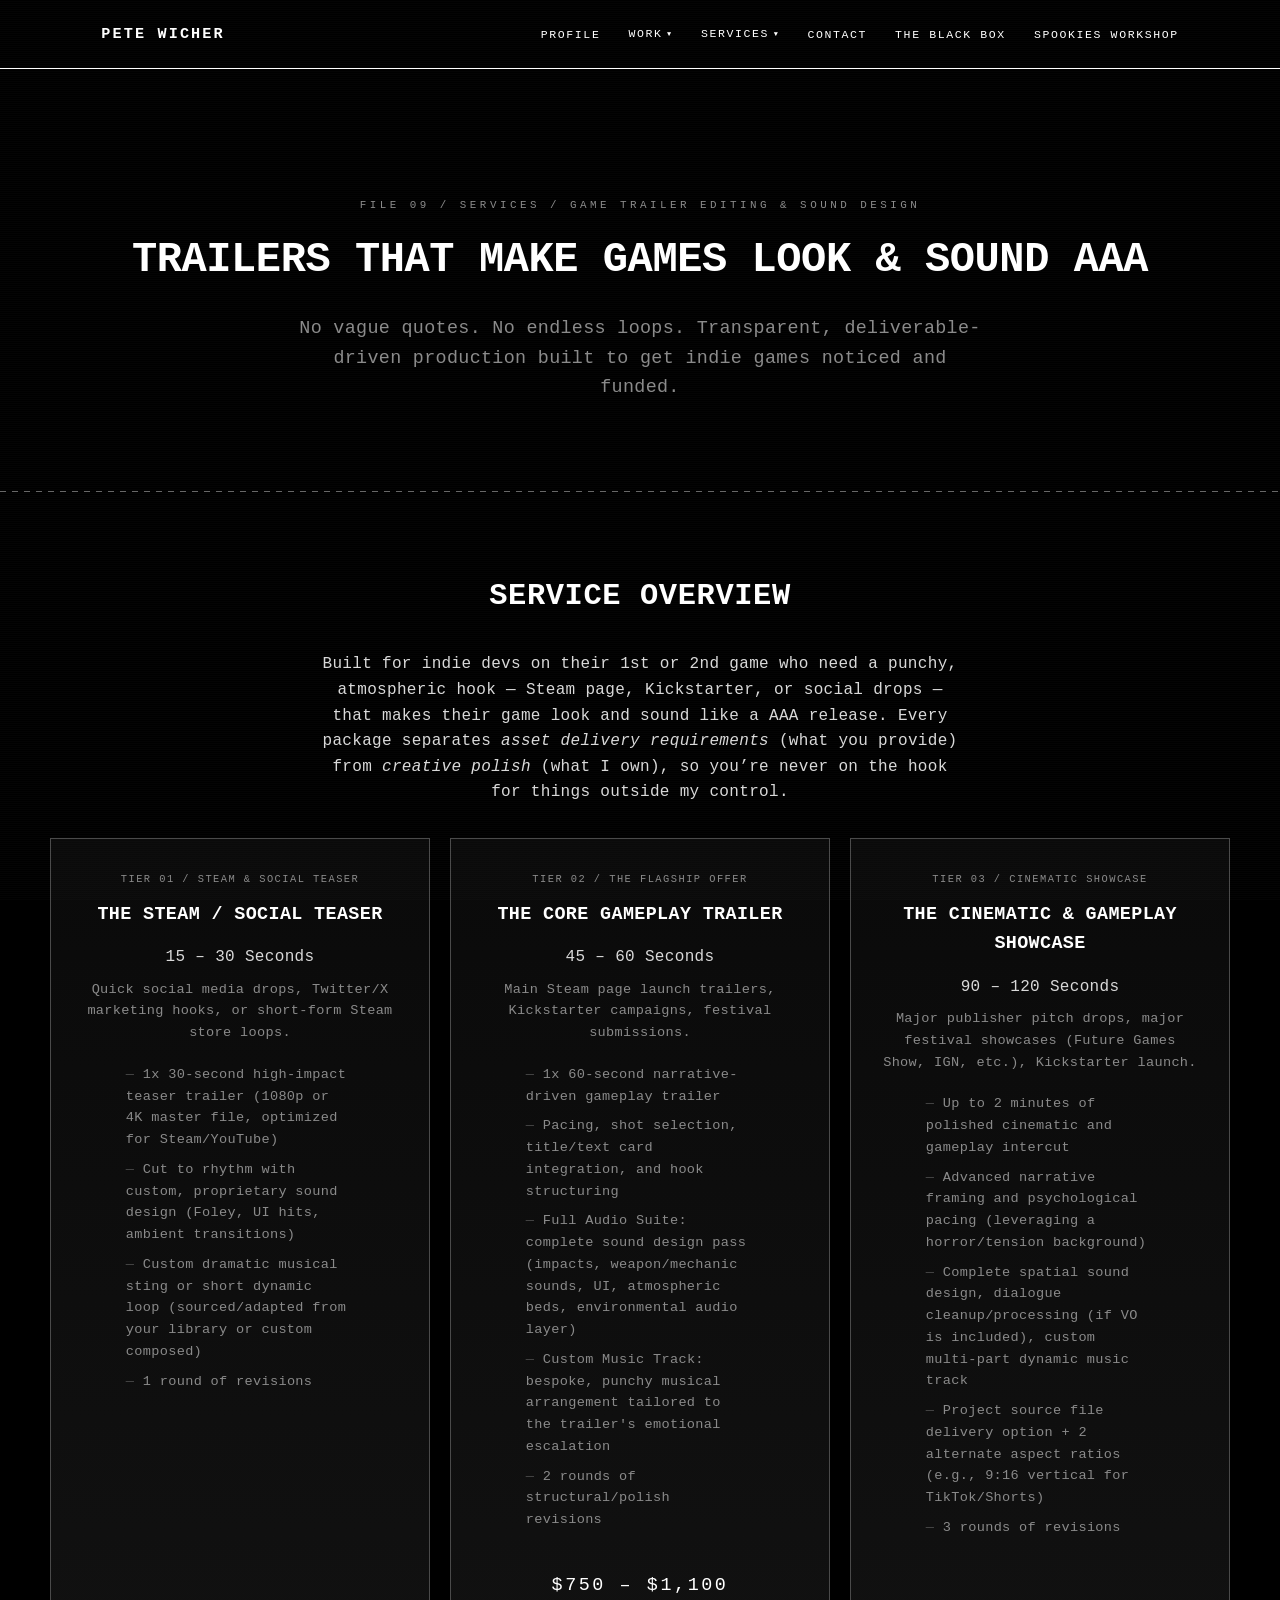
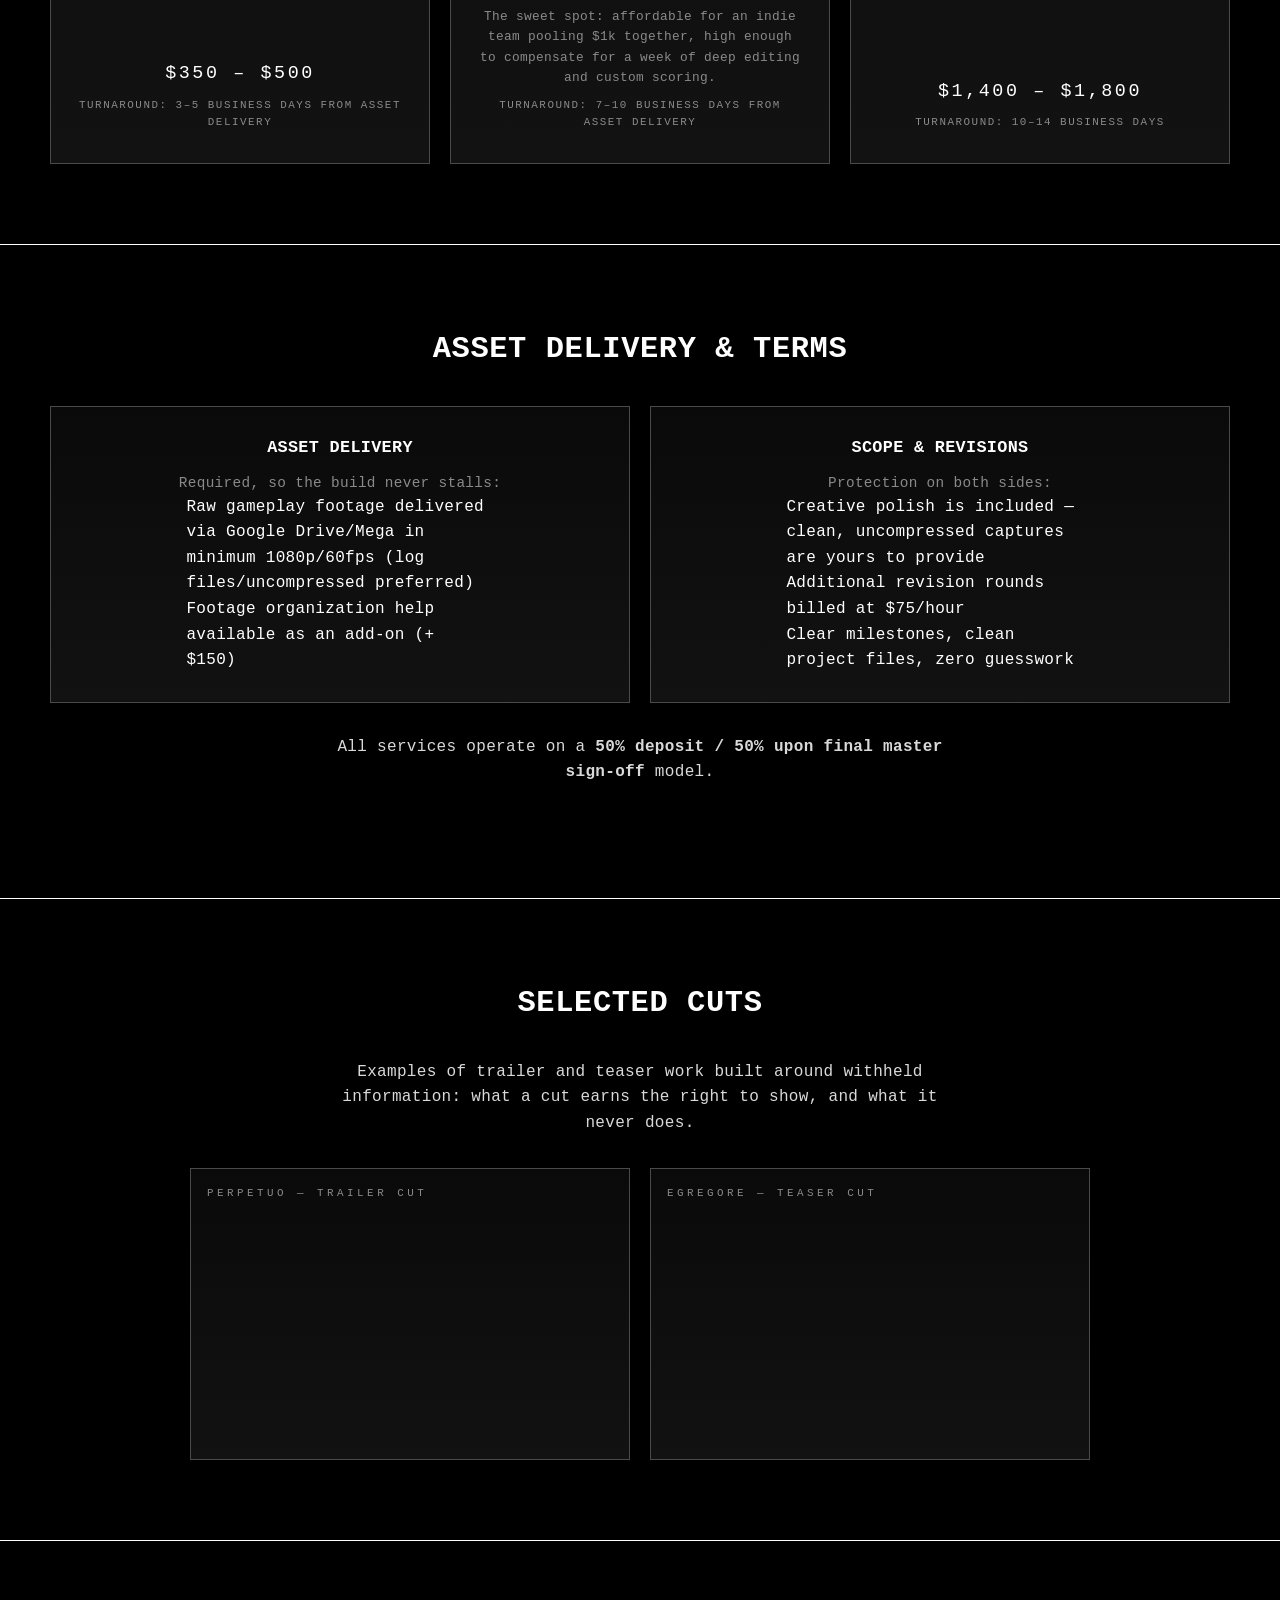
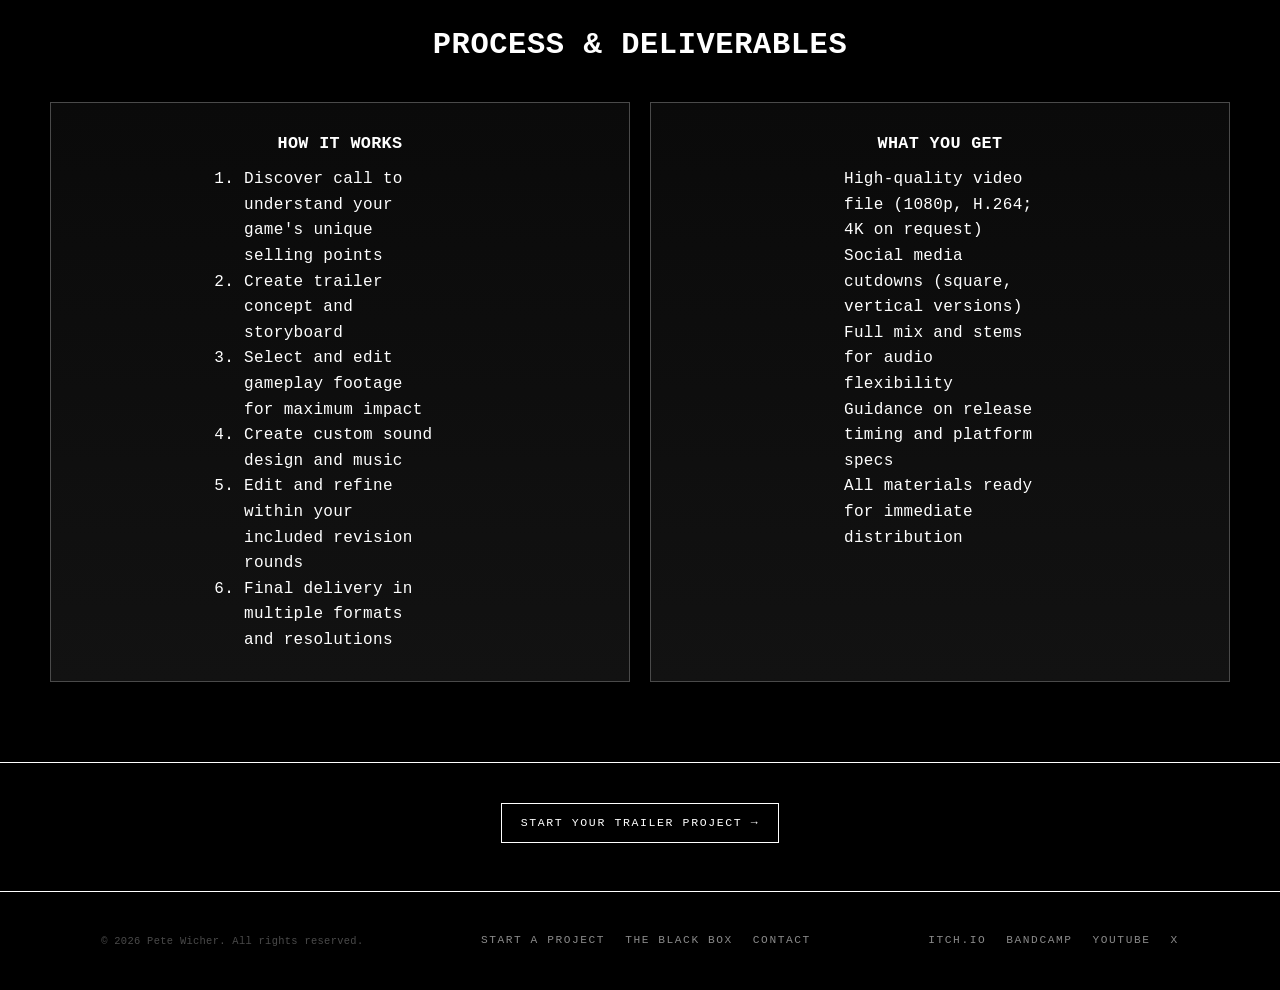
<file: services/trailer-editing.html>
<!DOCTYPE html>
<html lang="en">
<head>
  <meta charset="UTF-8">
  <meta name="viewport" content="width=device-width, initial-scale=1.0">
  <link rel="icon" type="image/png" href="../assets/image/favicon.png">
  <title>Game Trailer Editing & Complete Sound Design — Spookies Workshop</title>
  <meta name="description" content="Cinematic game trailer editing and complete sound design for indie developers. Teasers, gameplay trailers, and cinematic showcases that make games look and sound AAA.">
  <link rel="stylesheet" href="../css/portfolio.css">
  <meta http-equiv="Content-Security-Policy" content="default-src 'self'; script-src 'self'; style-src 'self' 'unsafe-inline'; img-src 'self' data: https:; media-src 'self' https:; frame-src https://www.youtube.com https://www.youtube-nocookie.com https://player.vimeo.com https://bandcamp.com https://w.soundcloud.com; connect-src 'self' http://localhost:3123 https://formsubmit.co; object-src 'none'; base-uri 'self'">
</head>
<body>
  <header class="site-header">
    <div class="wrap">
      <a href="../index.html" class="brand">PETE WICHER</a>
      <button class="nav-toggle" aria-expanded="false" aria-controls="primary-nav" aria-label="Toggle navigation">
        <span></span>
      </button>
      <nav class="primary-nav" id="primary-nav">
        <ul>
          <li><a href="../index.html">Profile</a></li>
          <li class="nav-item">
            <button class="dropdown-toggle" aria-expanded="false" aria-controls="work-dropdown">
              Work <span class="caret">&#9660;</span>
            </button>
            <ul class="dropdown" id="work-dropdown">
              <li><a href="../work/audio.html">Audio</a></li>
              <li><a href="../work/games.html">Games</a></li>
              <li><a href="../work/video.html">Video</a></li>
              <li><a href="../work/prototypes.html">Prototypes</a></li>
              <li><a href="https://mrspookies.github.io/project_log/" target="_blank" rel="noopener">Code</a></li>
            </ul>
          </li>
          <li class="nav-item">
            <button class="dropdown-toggle" aria-expanded="true" aria-controls="services-dropdown">
              Services <span class="caret">&#9660;</span>
            </button>
            <ul class="dropdown" id="services-dropdown">
              <li><a href="pitch-deck.html">Pitch Deck & One-Sheet</a></li>
              <li><a href="audio-music.html">Audio & Music Production</a></li>
              <li><a href="trailer-editing.html" aria-current="page">Trailer Editing & Sound Design</a></li>
            </ul>
          </li>
          <li><a href="../contact/index.html">Contact</a></li>
          <li><a href="../black-box/index.html">The Black Box</a></li>
          <li><a href="../spookies-workshop/index.html">Spookies Workshop</a></li>
        </ul>
      </nav>
    </div>
  </header>

  <main>
    <section class="hero wrap">
      <p class="case-number">FILE 09 / SERVICES / GAME TRAILER EDITING &amp; SOUND DESIGN</p>
      <h1>Trailers That Make Games Look &amp; Sound AAA</h1>
      <p class="hero-lede">
        No vague quotes. No endless loops. Transparent, deliverable-driven production built to get indie games noticed and funded.
      </p>
    </section>

    <hr class="tape-rule">

    <section class="section wrap">
      <div class="section-head">
        <h2>Service Overview</h2>
      </div>

      <p class="section-lede">
        Built for indie devs on their 1st or 2nd game who need a punchy,
        atmospheric hook &mdash; Steam page, Kickstarter, or social drops &mdash;
        that makes their game look and sound like a AAA release. Every package
        separates <em>asset delivery requirements</em> (what you provide) from
        <em>creative polish</em> (what I own), so you&rsquo;re never on the hook
        for things outside my control.
      </p>

      <div class="pricing-grid">
        <article class="pricing-card">
          <p class="card-index">TIER 01 / STEAM &amp; SOCIAL TEASER</p>
          <h3>The Steam / Social Teaser</h3>
          <p class="section-lede" style="margin: 0.25rem 0 0.5rem;">15 &ndash; 30 Seconds</p>
          <p style="color: var(--grey); font-size: 0.85rem;">
            Quick social media drops, Twitter/X marketing hooks, or short-form Steam store loops.
          </p>
          <ul style="text-align: left; max-width: 28ch; margin: 1.25rem auto;">
            <li>1x 30-second high-impact teaser trailer (1080p or 4K master file, optimized for Steam/YouTube)</li>
            <li>Cut to rhythm with custom, proprietary sound design (Foley, UI hits, ambient transitions)</li>
            <li>Custom dramatic musical sting or short dynamic loop (sourced/adapted from your library or custom composed)</li>
            <li>1 round of revisions</li>
          </ul>
          <p class="tier-price">$350 &ndash; $500</p>
          <span class="tier-turnaround">Turnaround: 3&ndash;5 business days from asset delivery</span>
        </article>

        <article class="pricing-card">
          <p class="card-index">TIER 02 / THE FLAGSHIP OFFER</p>
          <h3>The Core Gameplay Trailer</h3>
          <p class="section-lede" style="margin: 0.25rem 0 0.5rem;">45 &ndash; 60 Seconds</p>
          <p style="color: var(--grey); font-size: 0.85rem;">
            Main Steam page launch trailers, Kickstarter campaigns, festival submissions.
          </p>
          <ul style="text-align: left; max-width: 28ch; margin: 1.25rem auto;">
            <li>1x 60-second narrative-driven gameplay trailer</li>
            <li>Pacing, shot selection, title/text card integration, and hook structuring</li>
            <li>Full Audio Suite: complete sound design pass (impacts, weapon/mechanic sounds, UI, atmospheric beds, environmental audio layer)</li>
            <li>Custom Music Track: bespoke, punchy musical arrangement tailored to the trailer's emotional escalation</li>
            <li>2 rounds of structural/polish revisions</li>
          </ul>
          <p class="tier-price">$750 &ndash; $1,100</p>
          <span class="tier-note">The sweet spot: affordable for an indie team pooling $1k together, high enough to compensate for a week of deep editing and custom scoring.</span>
          <span class="tier-turnaround">Turnaround: 7&ndash;10 business days from asset delivery</span>
        </article>

        <article class="pricing-card">
          <p class="card-index">TIER 03 / CINEMATIC SHOWCASE</p>
          <h3>The Cinematic &amp; Gameplay Showcase</h3>
          <p class="section-lede" style="margin: 0.25rem 0 0.5rem;">90 &ndash; 120 Seconds</p>
          <p style="color: var(--grey); font-size: 0.85rem;">
            Major publisher pitch drops, major festival showcases (Future Games Show, IGN, etc.), Kickstarter launch.
          </p>
          <ul style="text-align: left; max-width: 28ch; margin: 1.25rem auto;">
            <li>Up to 2 minutes of polished cinematic and gameplay intercut</li>
            <li>Advanced narrative framing and psychological pacing (leveraging a horror/tension background)</li>
            <li>Complete spatial sound design, dialogue cleanup/processing (if VO is included), custom multi-part dynamic music track</li>
            <li>Project source file delivery option + 2 alternate aspect ratios (e.g., 9:16 vertical for TikTok/Shorts)</li>
            <li>3 rounds of revisions</li>
          </ul>
          <p class="tier-price">$1,400 &ndash; $1,800</p>
          <span class="tier-turnaround">Turnaround: 10&ndash;14 business days</span>
        </article>
      </div>
    </section>

    <hr class="solid-rule">

    <section class="section wrap">
      <div class="section-head">
        <h2>Asset Delivery &amp; Terms</h2>
      </div>

      <div class="grid grid-2">
        <div class="card">
          <h3>Asset Delivery</h3>
          <p>Required, so the build never stalls:</p>
          <ul style="text-align: left; max-width: 32ch; margin: 0 auto;">
            <li>Raw gameplay footage delivered via Google Drive/Mega in minimum 1080p/60fps (log files/uncompressed preferred)</li>
            <li>Footage organization help available as an add-on (+ $150)</li>
          </ul>
        </div>

        <div class="card">
          <h3>Scope &amp; Revisions</h3>
          <p>Protection on both sides:</p>
          <ul style="text-align: left; max-width: 32ch; margin: 0 auto;">
            <li>Creative polish is included &mdash; clean, uncompressed captures are yours to provide</li>
            <li>Additional revision rounds billed at $75/hour</li>
            <li>Clear milestones, clean project files, zero guesswork</li>
          </ul>
        </div>
      </div>

      <p class="section-lede" style="margin-top: 2rem;">
        All services operate on a <strong>50% deposit / 50% upon final master sign-off</strong> model.
      </p>
    </section>

    <hr class="solid-rule">

    <section class="section wrap">
      <div class="section-head">
        <h2>Selected Cuts</h2>
      </div>

      <p class="section-lede">
        Examples of trailer and teaser work built around withheld information: what a cut earns the right to show, and what it never does.
      </p>

      <div class="embed-grid">
        <div class="embed-slot">
          <span class="eyebrow">PERPETUO &mdash; TRAILER CUT</span>
          <iframe
            title="Perpetuo Trailer #2"
            src="https://www.youtube-nocookie.com/embed/VxESKGNIHr4"
            allow="accelerometer; autoplay; clipboard-write; encrypted-media; gyroscope; picture-in-picture; web-share"
            allowfullscreen
            loading="lazy">
          </iframe>
        </div>
        <div class="embed-slot">
          <span class="eyebrow">EGREGORE &mdash; TEASER CUT</span>
          <iframe
            title="Egregore Teaser #2"
            src="https://www.youtube-nocookie.com/embed/mY13dyrXXGc"
            allow="accelerometer; autoplay; clipboard-write; encrypted-media; gyroscope; picture-in-picture; web-share"
            allowfullscreen
            loading="lazy">
          </iframe>
        </div>
      </div>
    </section>

    <hr class="solid-rule">

    <section class="section wrap">
      <div class="section-head">
        <h2>Process &amp; Deliverables</h2>
      </div>

      <div class="grid grid-2">
        <div class="card">
          <h3>How It Works</h3>
          <ol style="text-align: left; max-width: 20ch; margin: 0 auto;">
            <li>Discover call to understand your game's unique selling points</li>
            <li>Create trailer concept and storyboard</li>
            <li>Select and edit gameplay footage for maximum impact</li>
            <li>Create custom sound design and music</li>
            <li>Edit and refine within your included revision rounds</li>
            <li>Final delivery in multiple formats and resolutions</li>
          </ol>
        </div>

        <div class="card">
          <h3>What You Get</h3>
          <ul style="text-align: left; max-width: 20ch; margin: 0 auto;">
            <li>High-quality video file (1080p, H.264; 4K on request)</li>
            <li>Social media cutdowns (square, vertical versions)</li>
            <li>Full mix and stems for audio flexibility</li>
            <li>Guidance on release timing and platform specs</li>
            <li>All materials ready for immediate distribution</li>
          </ul>
        </div>
      </div>
    </section>

    <hr class="solid-rule">

    <div class="btn-row page-cta">
      <a href="../contact/index.html" class="btn">Start Your Trailer Project &rarr;</a>
    </div>
  </main>

  <footer class="site-footer">
    <div class="wrap">
      <p class="footer-note">&copy; <span id="year"></span> Pete Wicher. All rights reserved.</p>
      <nav class="footer-links">
        <a href="../contact/index.html">Start a Project</a>
        <a href="../black-box/index.html">The Black Box</a>
        <a href="../contact/index.html">Contact</a>
      </nav>
      <nav class="footer-socials">
        <a href="https://mister-spookies.itch.io/" target="_blank" rel="noopener">itch.io</a>
        <a href="https://petewicher.bandcamp.com/" target="_blank" rel="noopener">Bandcamp</a>
        <a href="https://www.youtube.com/@MisterSpookies" target="_blank" rel="noopener">YouTube</a>
        <a href="https://x.com/MisterSpookies" target="_blank" rel="noopener">X</a>
      </nav>
    </div>
  </footer>

  <script src="../js/portfolio.js"></script>
</body>
</html>
</file>
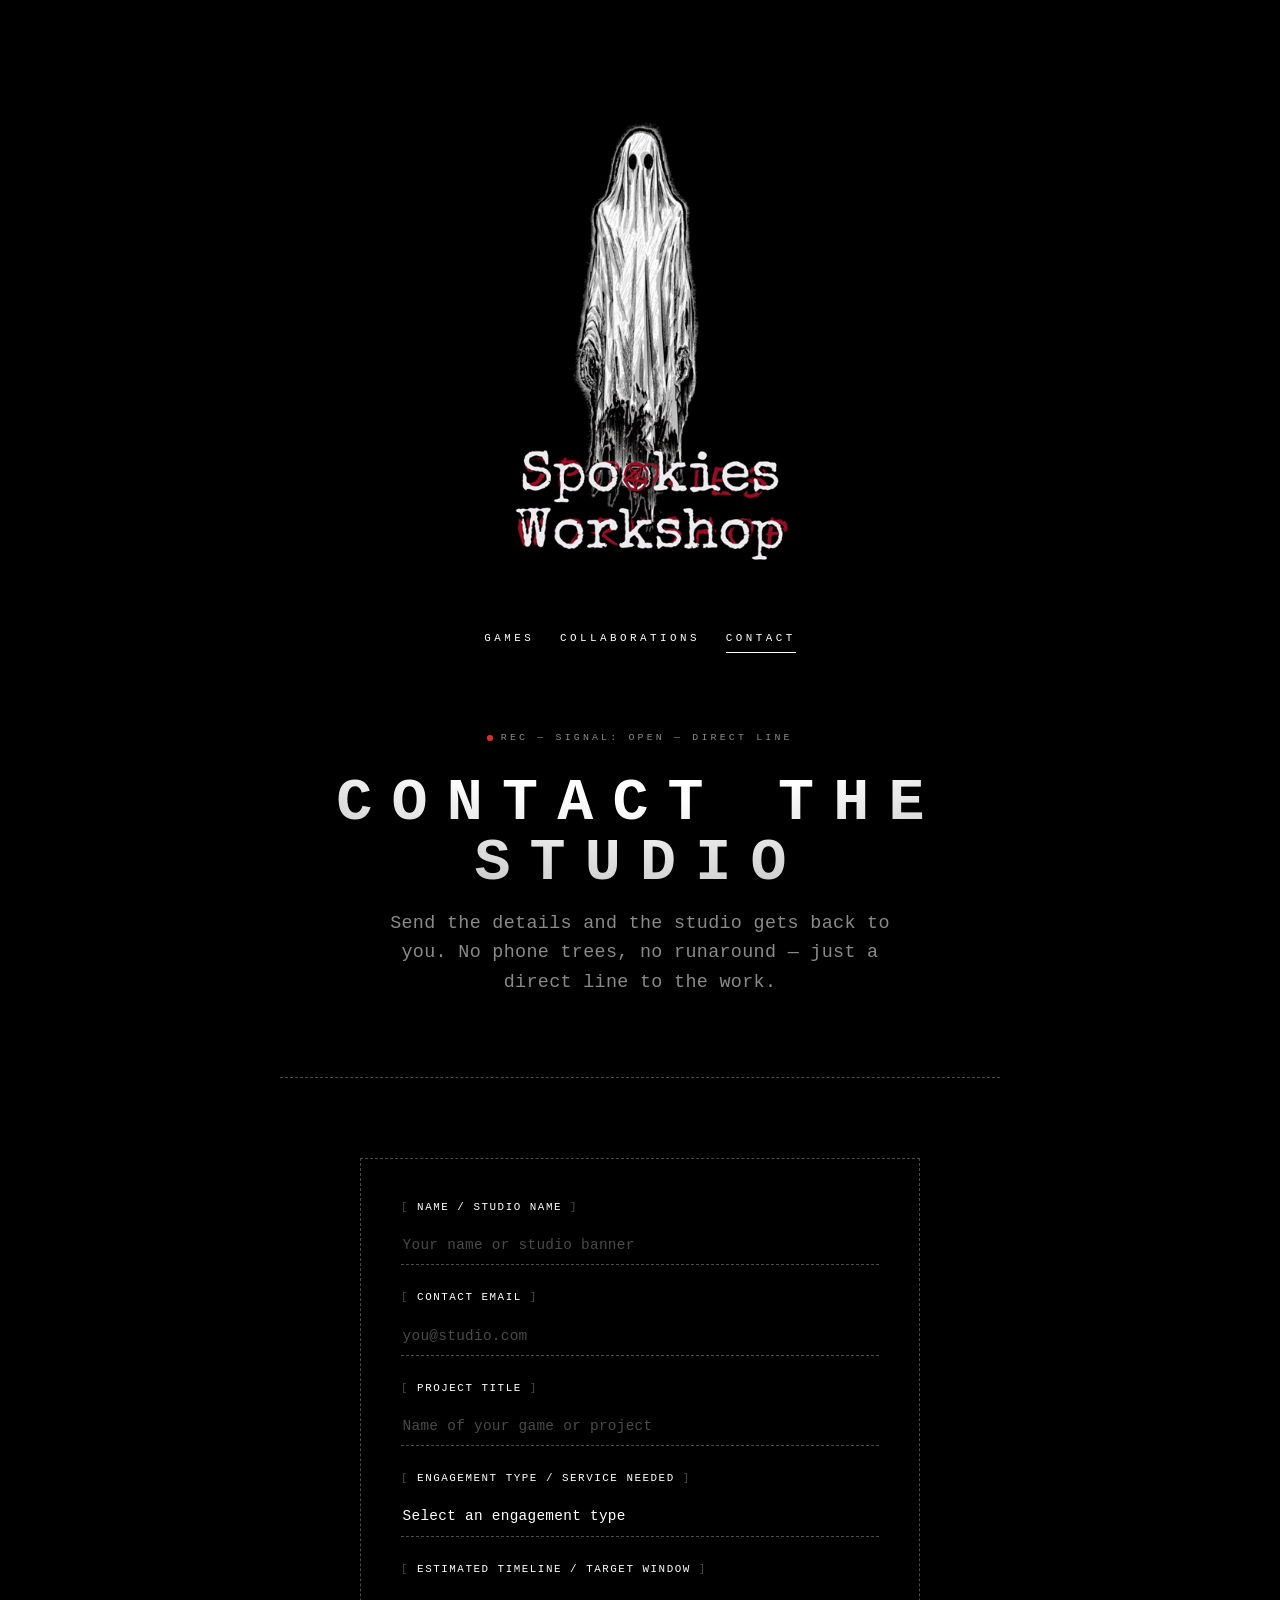
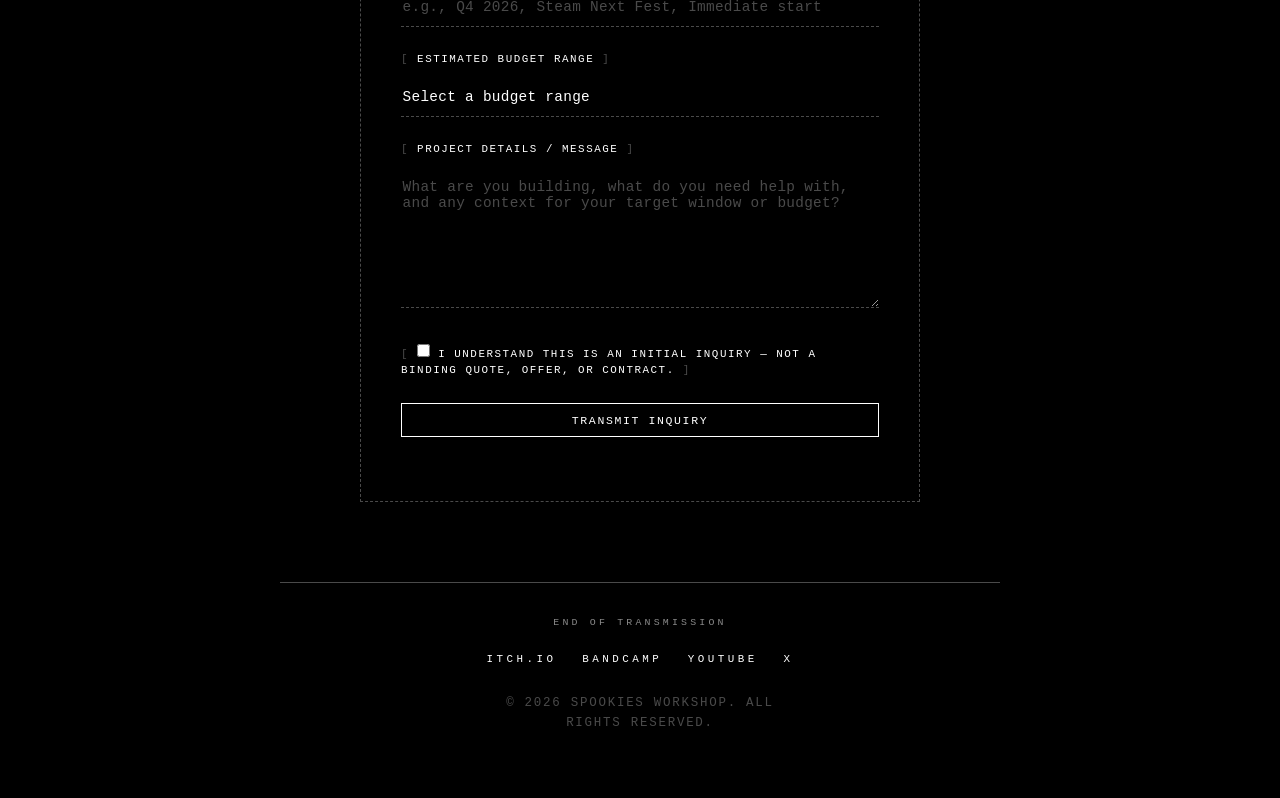
<file: spookies-workshop/contact.html>
<!DOCTYPE html>
<html lang="en">
<head>
<meta charset="UTF-8">
<meta name="viewport" content="width=device-width, initial-scale=1.0">
<link rel="icon" type="image/png" href="../assets/image/favicon.png">
<title>Contact — Spookies Workshop</title>
<meta name="description" content="Contact Spookies Workshop — initial inquiry form for new projects, collaborations, and studio work.">
<link rel="stylesheet" href="../css/portfolio.css">
<link rel="stylesheet" href="sw.css">
<meta http-equiv="Content-Security-Policy" content="default-src 'self'; script-src 'self'; style-src 'self' 'unsafe-inline'; img-src 'self' data: https:; media-src 'self' https:; frame-src https://www.youtube.com https://www.youtube-nocookie.com https://player.vimeo.com https://bandcamp.com https://w.soundcloud.com; connect-src 'self' http://localhost:3123 https://formsubmit.co; object-src 'none'; base-uri 'self'">
</head>
<body class="sw-site">

<header class="sw-header">
  <div class="sw-logo-frame">
    <img src="../assets/image/STUDIO_LOGO_TRANSPARENT.png" alt="Spookies Workshop logo">
  </div>
  <nav class="sw-nav" aria-label="Studio">
    <a href="index.html">Games</a>
    <a href="index.html#collaborations">Collaborations</a>
    <a href="contact.html" aria-current="page">Contact</a>
  </nav>
</header>

<main>

  <section class="sw-hero">
    <p class="sw-stamp"><span class="rec-dot" aria-hidden="true"></span> REC &mdash; SIGNAL: OPEN &mdash; DIRECT LINE</p>
    <h1 class="sw-title">Contact the Studio</h1>
    <p class="sw-tagline">
      Send the details and the studio gets back to you. No phone trees, no
      runaround &mdash; just a direct line to the work.
    </p>
  </section>

  <hr class="sw-rule">

  <section class="sw-section sw-form">
    <form class="form-shell" data-form="intake" action="http://localhost:3123/api/submissions" method="POST">
      <input type="hidden" name="form" value="intake">

      <div class="field">
        <label for="name">Name / Studio Name</label>
        <input type="text" id="name" name="name" placeholder="Your name or studio banner" required>
      </div>

      <div class="field">
        <label for="email">Contact Email</label>
        <input type="email" id="email" name="email" placeholder="you@studio.com" required>
      </div>

      <div class="field">
        <label for="project-title">Project Title</label>
        <input type="text" id="project-title" name="project_title" placeholder="Name of your game or project" required>
      </div>

      <div class="field">
        <label for="engagement">Engagement Type / Service Needed</label>
        <select id="engagement" name="engagement" required>
          <option value="">Select an engagement type</option>
          <option>Tier I: Discovery Consultation</option>
          <option>Tier II: Production Retainer</option>
          <option>Tier III: Project Milestone</option>
          <option>Individual Service (Audio, Sound Design, Cinematics, etc.)</option>
          <option>Custom Co-Development / Revenue-Share Inquiry</option>
        </select>
      </div>

      <div class="field">
        <label for="timeline">Estimated Timeline / Target Window</label>
        <input type="text" id="timeline" name="timeline" placeholder="e.g., Q4 2026, Steam Next Fest, Immediate start">
      </div>

      <div class="field">
        <label for="budget">Estimated Budget Range</label>
        <select id="budget" name="budget">
          <option value="">Select a budget range</option>
          <option>Under $1,000 (Audits / Small Scope)</option>
          <option>$1,000 &ndash; $3,000 (Retainers / Mid-Scope)</option>
          <option>$3,000 &ndash; $8,000+ (Full Milestones / OST)</option>
          <option>Open to discussion / Royalty &amp; Revenue-Share Structure</option>
        </select>
      </div>

      <div class="field">
        <label for="project-details">Project Details / Message</label>
        <textarea id="project-details" name="message" rows="5" placeholder="What are you building, what do you need help with, and any context for your target window or budget?" required></textarea>
      </div>

      <div class="field">
        <label class="field-check" for="consent">
          <input type="checkbox" id="consent" name="consent" required>
          I understand this is an initial inquiry &mdash; not a binding quote,
          offer, or contract.
        </label>
      </div>

      <button type="submit" class="btn btn-block">Transmit Inquiry</button>
      <p class="form-note form-status" aria-live="polite"></p>
    </form>
  </section>

</main>

<footer class="sw-footer">
  <p class="sw-stamp">END OF TRANSMISSION</p>
  <nav class="sw-nav" aria-label="Studio footer">
    <a href="https://mister-spookies.itch.io/" target="_blank" rel="noopener">itch.io</a>
    <a href="https://petewicher.bandcamp.com/" target="_blank" rel="noopener">Bandcamp</a>
    <a href="https://www.youtube.com/@MisterSpookies" target="_blank" rel="noopener">YouTube</a>
    <a href="https://x.com/MisterSpookies" target="_blank" rel="noopener">X</a>
  </nav>
  <p class="sw-msg" style="margin-top:1.25rem;">&copy; <span id="year"></span> Spookies Workshop. All rights reserved.</p>
</footer>

<script src="../js/portfolio.js"></script>
</body>
</html>
</file>
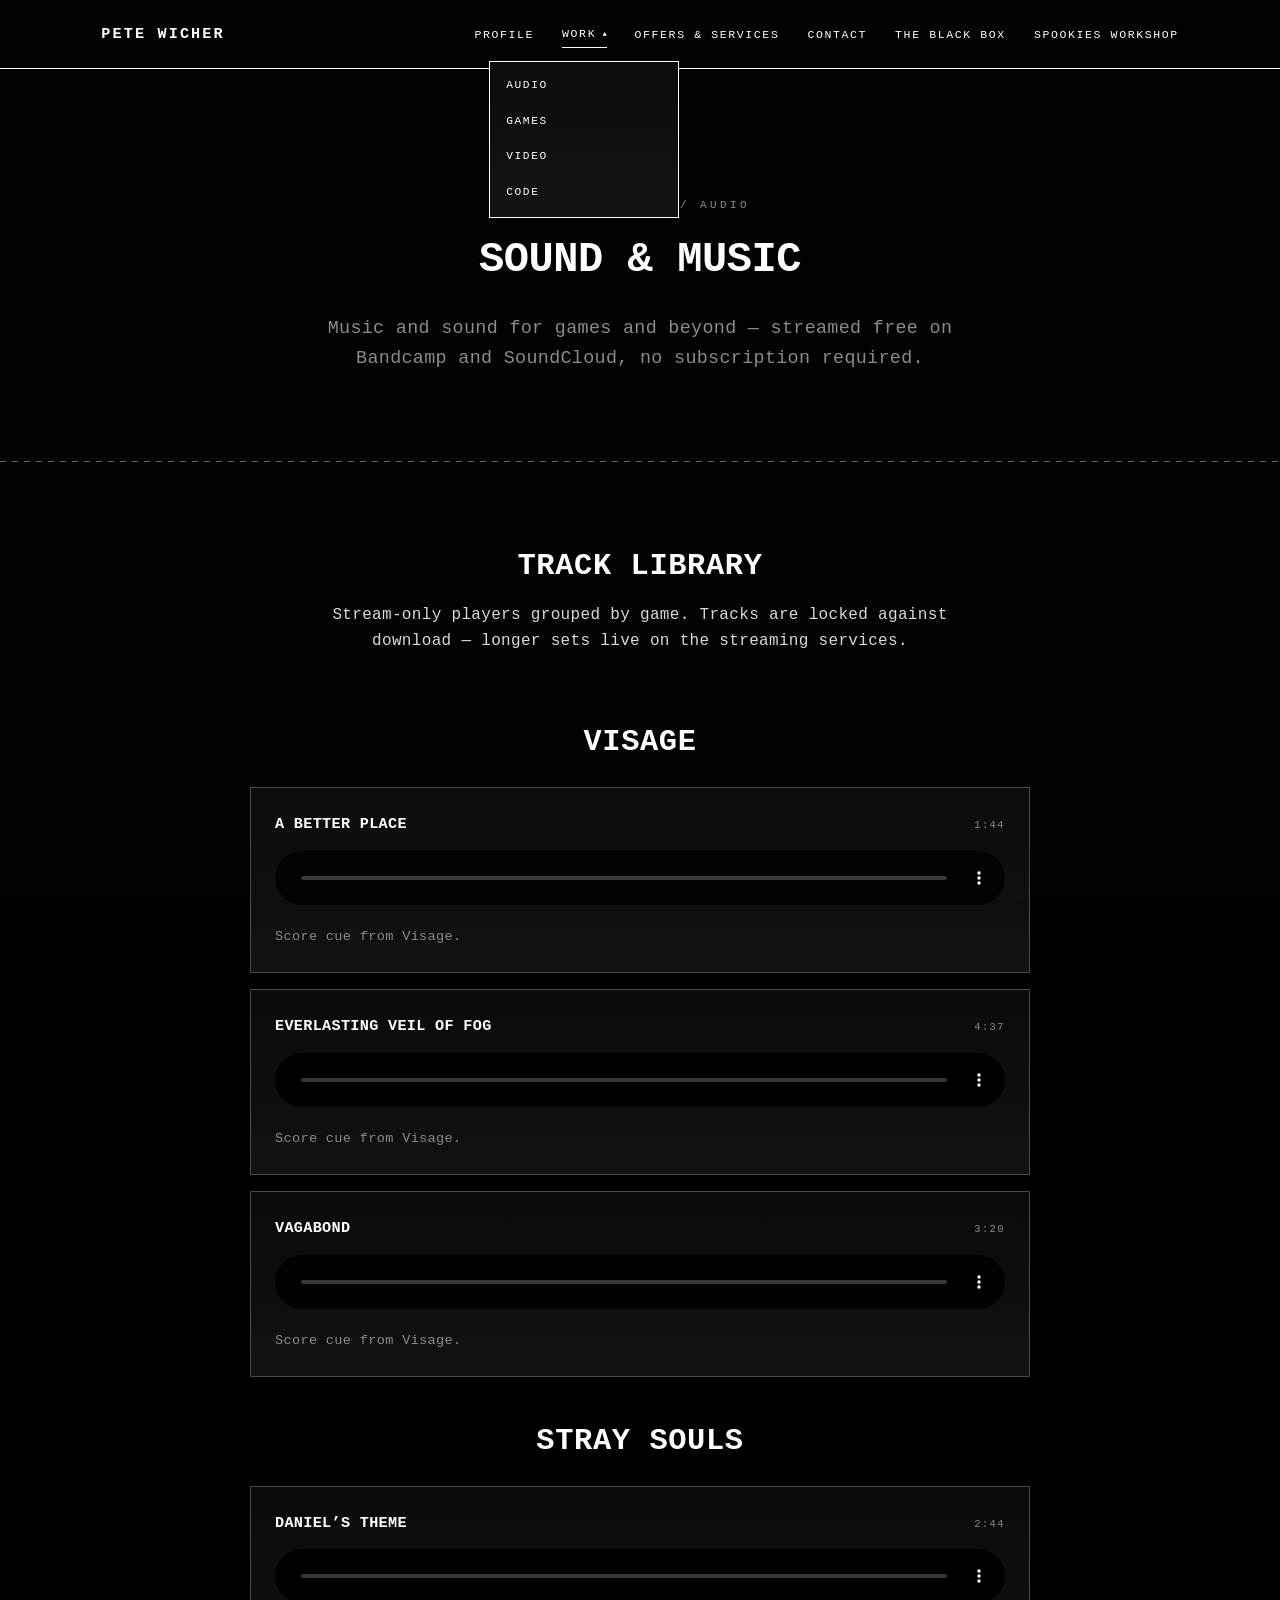
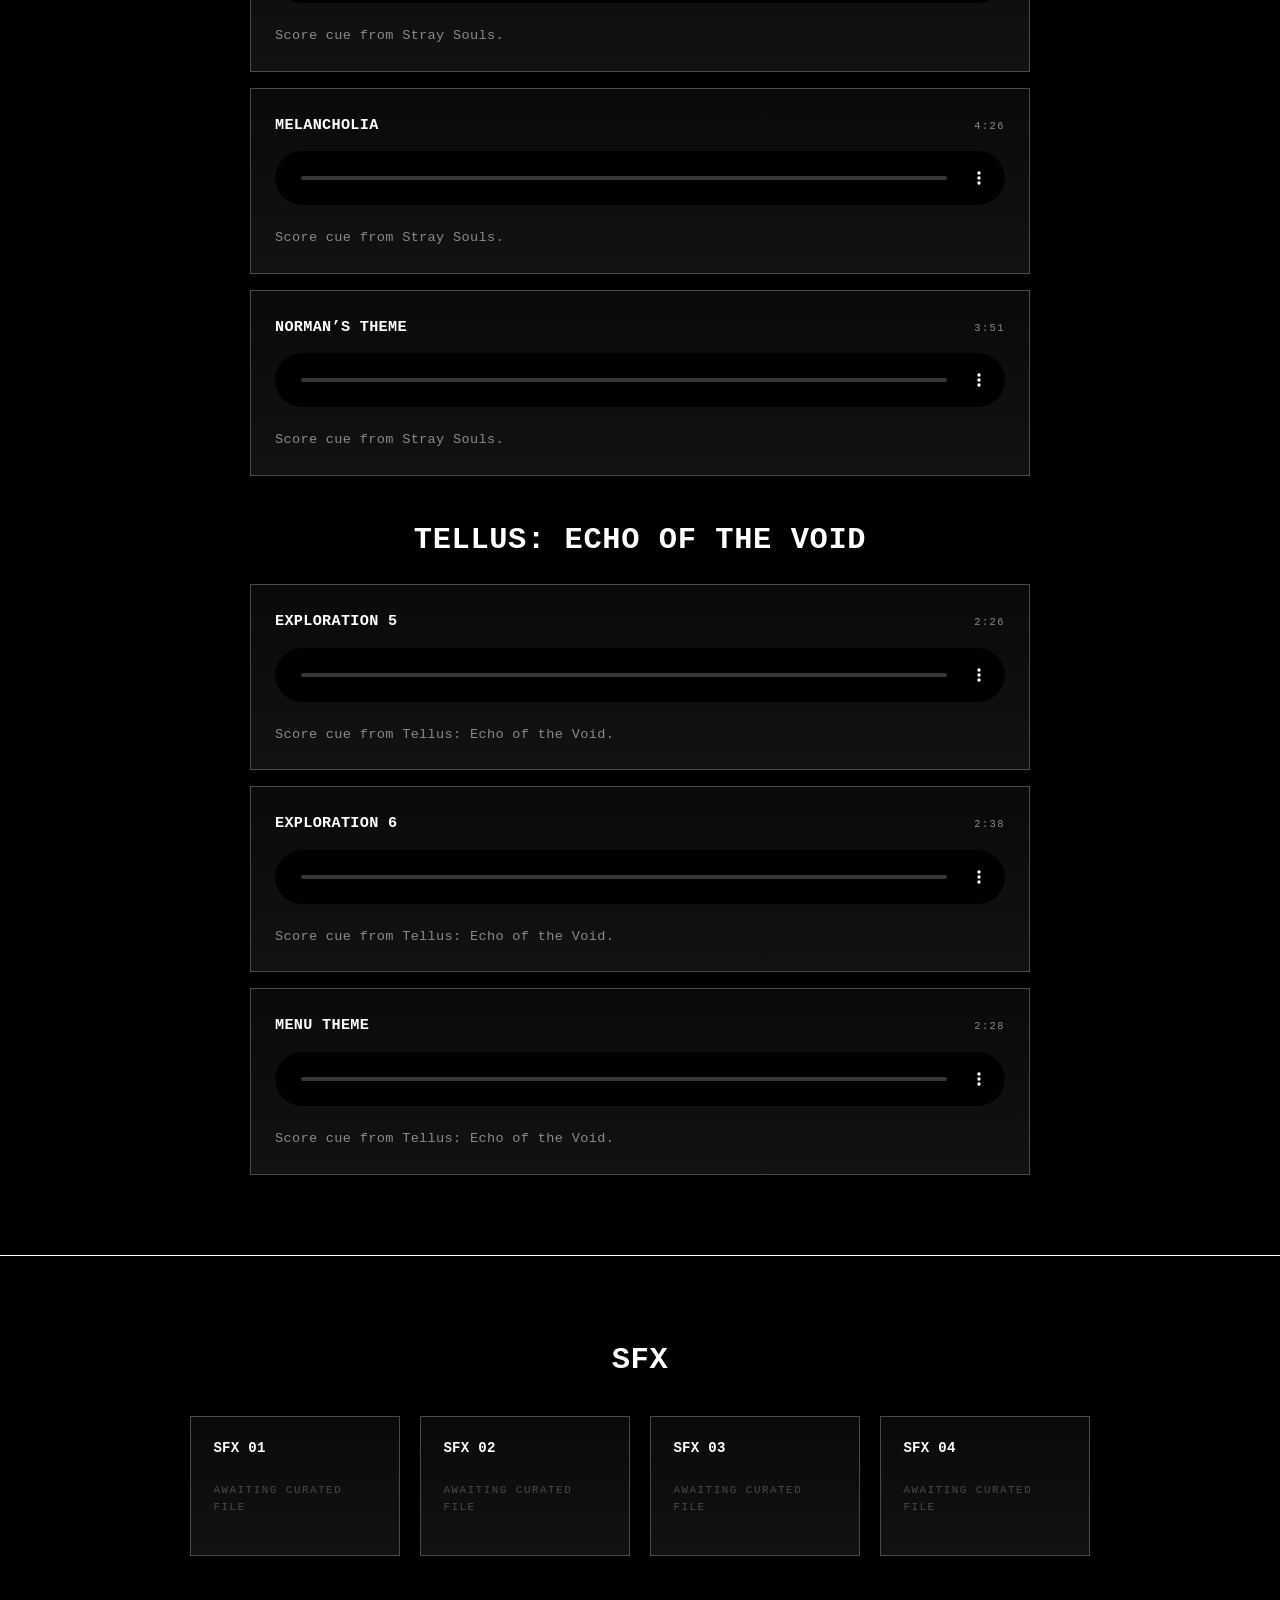
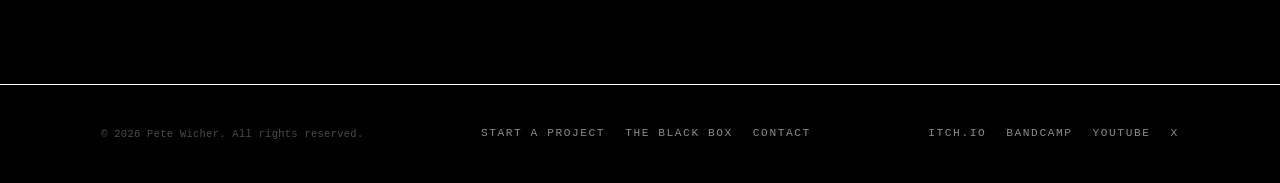
<file: work/audio.html>
<!DOCTYPE html>
<html lang="en">
<head>
<meta charset="UTF-8">
<meta name="viewport" content="width=device-width, initial-scale=1.0">
<link rel="icon" type="image/png" href="../assets/image/favicon.png">
<title>Audio — Spookies Workshop</title>
<meta name="description" content="Music and sound design for games and beyond — tracks, releases, and free streaming on Bandcamp and SoundCloud.">
<link rel="stylesheet" href="../css/portfolio.css">
<meta http-equiv="Content-Security-Policy" content="default-src 'self'; script-src 'self'; style-src 'self' 'unsafe-inline'; img-src 'self' data: https:; media-src 'self' https:; frame-src https://www.youtube.com https://www.youtube-nocookie.com https://player.vimeo.com https://bandcamp.com https://w.soundcloud.com; connect-src 'self' http://localhost:3123 https://formsubmit.co; object-src 'none'; base-uri 'self'">
</head>
<body>

<header class="site-header">
  <div class="wrap">
    <a href="../index.html" class="brand">PETE WICHER</a>

    <button class="nav-toggle" aria-expanded="false" aria-controls="primary-nav" aria-label="Toggle navigation">
      <span></span>
    </button>

    <nav class="primary-nav" id="primary-nav">
      <ul>
        <li><a href="../index.html">Profile</a></li>
        <li class="nav-item open">
          <button class="dropdown-toggle" aria-expanded="true" aria-controls="work-dropdown">
            Work <span class="caret">&#9660;</span>
          </button>
          <ul class="dropdown" id="work-dropdown">
            <li><a href="audio.html" aria-current="page">Audio</a></li>
            <li><a href="games.html">Games</a></li>
            <li><a href="video.html">Video</a></li>
            <li><a href="https://mrspookies.github.io/project_log/" target="_blank" rel="noopener">Code</a></li>
          </ul>
        </li>
        <li><a href="../offers/index.html">Offers &amp; Services</a></li>
        <li><a href="../contact/index.html">Contact</a></li>
        <li><a href="../black-box/index.html">The Black Box</a></li>
        <li><a href="../spookies-workshop/index.html">Spookies Workshop</a></li>
      </ul>
    </nav>
  </div>
</header>

<main>

  <section class="hero wrap">
    <p class="case-number">FILE 02 / WORK / AUDIO</p>
    <h1>Sound &amp; Music</h1>
    <p class="hero-lede">
      Music and sound for games and beyond — streamed free on Bandcamp and
      SoundCloud, no subscription required.
    </p>
  </section>

  <hr class="tape-rule">

  <section class="section wrap">
    <div class="section-head">
      <h2>Track Library</h2>
      <p class="section-lede">
        Stream-only players grouped by game. Tracks are locked against
        download — longer sets live on the streaming services.
      </p>
    </div>

    <div class="sound-group">
      <h3 class="sound-group-title">Visage</h3>
      <div class="reel-list">
        <article class="reel-item">
          <div class="reel-item-head">
            <h4>A Better Place</h4>
            <span class="reel-duration">1:44</span>
          </div>
          <audio controls preload="none" controlsList="nodownload" oncontextmenu="return false" draggable="false" src="../assets/sound/Visage/A_Better_Place.mp3"></audio>
          <p>Score cue from Visage.</p>
        </article>
        <article class="reel-item">
          <div class="reel-item-head">
            <h4>Everlasting Veil of Fog</h4>
            <span class="reel-duration">4:37</span>
          </div>
          <audio controls preload="none" controlsList="nodownload" oncontextmenu="return false" draggable="false" src="../assets/sound/Visage/Everlasting_Veil_of_Fog.mp3"></audio>
          <p>Score cue from Visage.</p>
        </article>
        <article class="reel-item">
          <div class="reel-item-head">
            <h4>Vagabond</h4>
            <span class="reel-duration">3:20</span>
          </div>
          <audio controls preload="none" controlsList="nodownload" oncontextmenu="return false" draggable="false" src="../assets/sound/Visage/Vagabond.mp3"></audio>
          <p>Score cue from Visage.</p>
        </article>
      </div>
    </div>

    <div class="sound-group">
      <h3 class="sound-group-title">Stray Souls</h3>
      <div class="reel-list">
        <article class="reel-item">
          <div class="reel-item-head">
            <h4>Daniel&rsquo;s Theme</h4>
            <span class="reel-duration">2:44</span>
          </div>
          <audio controls preload="none" controlsList="nodownload" oncontextmenu="return false" draggable="false" src="../assets/sound/Stray Souls/Daniel's_Theme.mp3"></audio>
          <p>Score cue from Stray Souls.</p>
        </article>
        <article class="reel-item">
          <div class="reel-item-head">
            <h4>Melancholia</h4>
            <span class="reel-duration">4:26</span>
          </div>
          <audio controls preload="none" controlsList="nodownload" oncontextmenu="return false" draggable="false" src="../assets/sound/Stray Souls/Melancholia.mp3"></audio>
          <p>Score cue from Stray Souls.</p>
        </article>
        <article class="reel-item">
          <div class="reel-item-head">
            <h4>Norman&rsquo;s Theme</h4>
            <span class="reel-duration">3:51</span>
          </div>
          <audio controls preload="none" controlsList="nodownload" oncontextmenu="return false" draggable="false" src="../assets/sound/Stray Souls/Norman's_Theme.mp3"></audio>
          <p>Score cue from Stray Souls.</p>
        </article>
      </div>
    </div>

    <div class="sound-group">
      <h3 class="sound-group-title">Tellus: Echo of the Void</h3>
      <div class="reel-list">
        <article class="reel-item">
          <div class="reel-item-head">
            <h4>Exploration 5</h4>
            <span class="reel-duration">2:26</span>
          </div>
          <audio controls preload="none" controlsList="nodownload" oncontextmenu="return false" draggable="false" src="../assets/sound/Tellus/Exploration_5.mp3"></audio>
          <p>Score cue from Tellus: Echo of the Void.</p>
        </article>
        <article class="reel-item">
          <div class="reel-item-head">
            <h4>Exploration 6</h4>
            <span class="reel-duration">2:38</span>
          </div>
          <audio controls preload="none" controlsList="nodownload" oncontextmenu="return false" draggable="false" src="../assets/sound/Tellus/Exploration_6.mp3"></audio>
          <p>Score cue from Tellus: Echo of the Void.</p>
        </article>
        <article class="reel-item">
          <div class="reel-item-head">
            <h4>Menu Theme</h4>
            <span class="reel-duration">2:28</span>
          </div>
          <audio controls preload="none" controlsList="nodownload" oncontextmenu="return false" draggable="false" src="../assets/sound/Tellus/Menu_Theme.mp3"></audio>
          <p>Score cue from Tellus: Echo of the Void.</p>
        </article>
      </div>
    </div>
  </section>

  <hr class="solid-rule">

  <section class="section wrap">
    <div class="section-head">
      <h2>SFX</h2>
    </div>

    <div class="sfx-grid">
      <!-- SFX ENTRY PATTERN (duplicate for each curated effect):
           <article class="sfx-item">
             <div class="sfx-item-head">
               <h3>Effect Name</h3>
               <span class="sfx-duration">0:03</span>
             </div>
             <button class="btn sfx-play" type="button"
               data-sfx-src="../assets/sound/sfx/FILENAME.mp3">Play</button>
           </article> -->
      <article class="sfx-item">
        <div class="sfx-item-head">
          <h3>SFX 01</h3>
        </div>
        <p class="ph">Awaiting curated file</p>
      </article>
      <article class="sfx-item">
        <div class="sfx-item-head">
          <h3>SFX 02</h3>
        </div>
        <p class="ph">Awaiting curated file</p>
      </article>
      <article class="sfx-item">
        <div class="sfx-item-head">
          <h3>SFX 03</h3>
        </div>
        <p class="ph">Awaiting curated file</p>
      </article>
      <article class="sfx-item">
        <div class="sfx-item-head">
          <h3>SFX 04</h3>
        </div>
        <p class="ph">Awaiting curated file</p>
      </article>
    </div>
  </section>

</main>

<footer class="site-footer">
  <div class="wrap">
    <p class="footer-note">&copy; <span id="year"></span> Pete Wicher. All rights reserved.</p>
    <nav class="footer-links">
      <a href="../offers/index.html">Start a Project</a>
      <a href="../black-box/index.html">The Black Box</a>
      <a href="../contact/index.html">Contact</a>
    </nav>
    <nav class="footer-socials">
      <a href="https://mister-spookies.itch.io/" target="_blank" rel="noopener">itch.io</a>
      <a href="https://petewicher.bandcamp.com/" target="_blank" rel="noopener">Bandcamp</a>
      <a href="https://www.youtube.com/@MisterSpookies" target="_blank" rel="noopener">YouTube</a>
      <a href="https://x.com/MisterSpookies" target="_blank" rel="noopener">X</a>
    </nav>
  </div>
</footer>

<script src="../js/portfolio.js"></script>
</body>
</html>
</file>
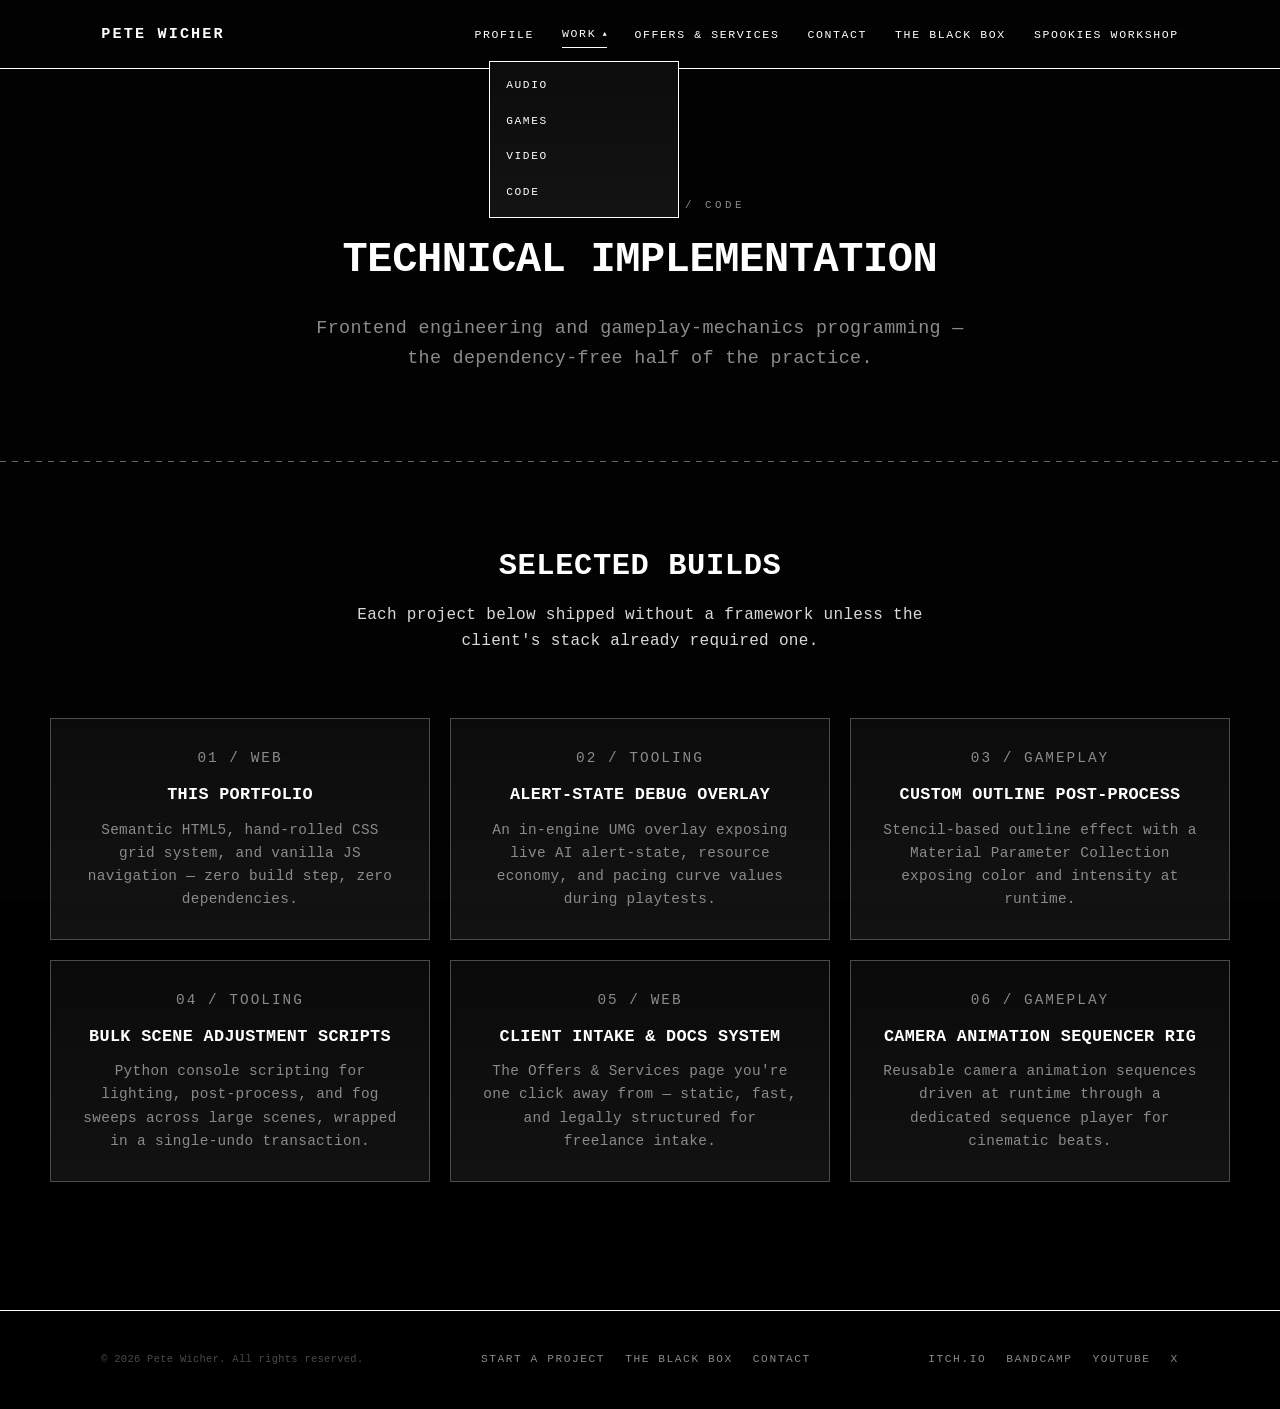
<file: work/code.html>
<!DOCTYPE html>
<html lang="en">
<head>
<meta charset="UTF-8">
<meta name="viewport" content="width=device-width, initial-scale=1.0">
<link rel="icon" type="image/png" href="../assets/image/favicon.png">
<title>Code — Spookies Workshop</title>
<meta name="description" content="Frontend web engineering and gameplay mechanics programming.">
<link rel="stylesheet" href="../css/portfolio.css">
<meta http-equiv="Content-Security-Policy" content="default-src 'self'; script-src 'self'; style-src 'self' 'unsafe-inline'; img-src 'self' data: https:; media-src 'self' https:; frame-src https://www.youtube.com https://www.youtube-nocookie.com https://player.vimeo.com https://bandcamp.com https://w.soundcloud.com; connect-src 'self' http://localhost:3123 https://formsubmit.co; object-src 'none'; base-uri 'self'">
</head>
<body>

<header class="site-header">
  <div class="wrap">
    <a href="../index.html" class="brand">PETE WICHER</a>

    <button class="nav-toggle" aria-expanded="false" aria-controls="primary-nav" aria-label="Toggle navigation">
      <span></span>
    </button>

    <nav class="primary-nav" id="primary-nav">
      <ul>
        <li><a href="../index.html">Profile</a></li>
        <li class="nav-item open">
          <button class="dropdown-toggle" aria-expanded="true" aria-controls="work-dropdown">
            Work <span class="caret">&#9660;</span>
          </button>
          <ul class="dropdown" id="work-dropdown">
            <li><a href="audio.html">Audio</a></li>
            <li><a href="games.html">Games</a></li>
            <li><a href="video.html">Video</a></li>
            <li><a href="https://mrspookies.github.io/project_log/" target="_blank" rel="noopener">Code</a></li>
          </ul>
        </li>
        <li><a href="../offers/index.html">Offers &amp; Services</a></li>
        <li><a href="../contact/index.html">Contact</a></li>
        <li><a href="../black-box/index.html">The Black Box</a></li>
        <li><a href="../spookies-workshop/index.html">Spookies Workshop</a></li>
      </ul>
    </nav>
  </div>
</header>

<main>

  <section class="hero wrap">
    <p class="case-number">FILE 04 / WORK / CODE</p>
    <h1>Technical Implementation</h1>
    <p class="hero-lede">
      Frontend engineering and gameplay-mechanics programming — the
      dependency-free half of the practice.
    </p>
  </section>

  <hr class="tape-rule">

  <section class="section wrap">
    <div class="section-head">
      <h2>Selected Builds</h2>
      <p class="section-lede">
        Each project below shipped without a framework unless the client's
        stack already required one.
      </p>
    </div>

    <div class="grid grid-3">
      <div class="card">
        <p class="card-index">01 / WEB</p>
        <h3>This Portfolio</h3>
        <p>Semantic HTML5, hand-rolled CSS grid system, and vanilla JS
        navigation — zero build step, zero dependencies.</p>
      </div>
      <div class="card">
        <p class="card-index">02 / TOOLING</p>
        <h3>Alert-State Debug Overlay</h3>
        <p>An in-engine UMG overlay exposing live AI alert-state, resource
        economy, and pacing curve values during playtests.</p>
      </div>
      <div class="card">
        <p class="card-index">03 / GAMEPLAY</p>
        <h3>Custom Outline Post-Process</h3>
        <p>Stencil-based outline effect with a Material Parameter
        Collection exposing color and intensity at runtime.</p>
      </div>
      <div class="card">
        <p class="card-index">04 / TOOLING</p>
        <h3>Bulk Scene Adjustment Scripts</h3>
        <p>Python console scripting for lighting, post-process, and fog
        sweeps across large scenes, wrapped in a single-undo transaction.</p>
      </div>
      <div class="card">
        <p class="card-index">05 / WEB</p>
        <h3>Client Intake &amp; Docs System</h3>
        <p>The Offers &amp; Services page you're one click away from —
        static, fast, and legally structured for freelance intake.</p>
      </div>
      <div class="card">
        <p class="card-index">06 / GAMEPLAY</p>
        <h3>Camera Animation Sequencer Rig</h3>
        <p>Reusable camera animation sequences driven at runtime through a
        dedicated sequence player for cinematic beats.</p>
      </div>
    </div>
  </section>

</main>

<footer class="site-footer">
  <div class="wrap">
    <p class="footer-note">&copy; <span id="year"></span> Pete Wicher. All rights reserved.</p>
    <nav class="footer-links">
      <a href="../offers/index.html">Start a Project</a>
      <a href="../black-box/index.html">The Black Box</a>
      <a href="../contact/index.html">Contact</a>
    </nav>
    <nav class="footer-socials">
      <a href="https://mister-spookies.itch.io/" target="_blank" rel="noopener">itch.io</a>
      <a href="https://petewicher.bandcamp.com/" target="_blank" rel="noopener">Bandcamp</a>
      <a href="https://www.youtube.com/@MisterSpookies" target="_blank" rel="noopener">YouTube</a>
      <a href="https://x.com/MisterSpookies" target="_blank" rel="noopener">X</a>
    </nav>
  </div>
</footer>

<script src="../js/portfolio.js"></script>
</body>
</html>
</file>
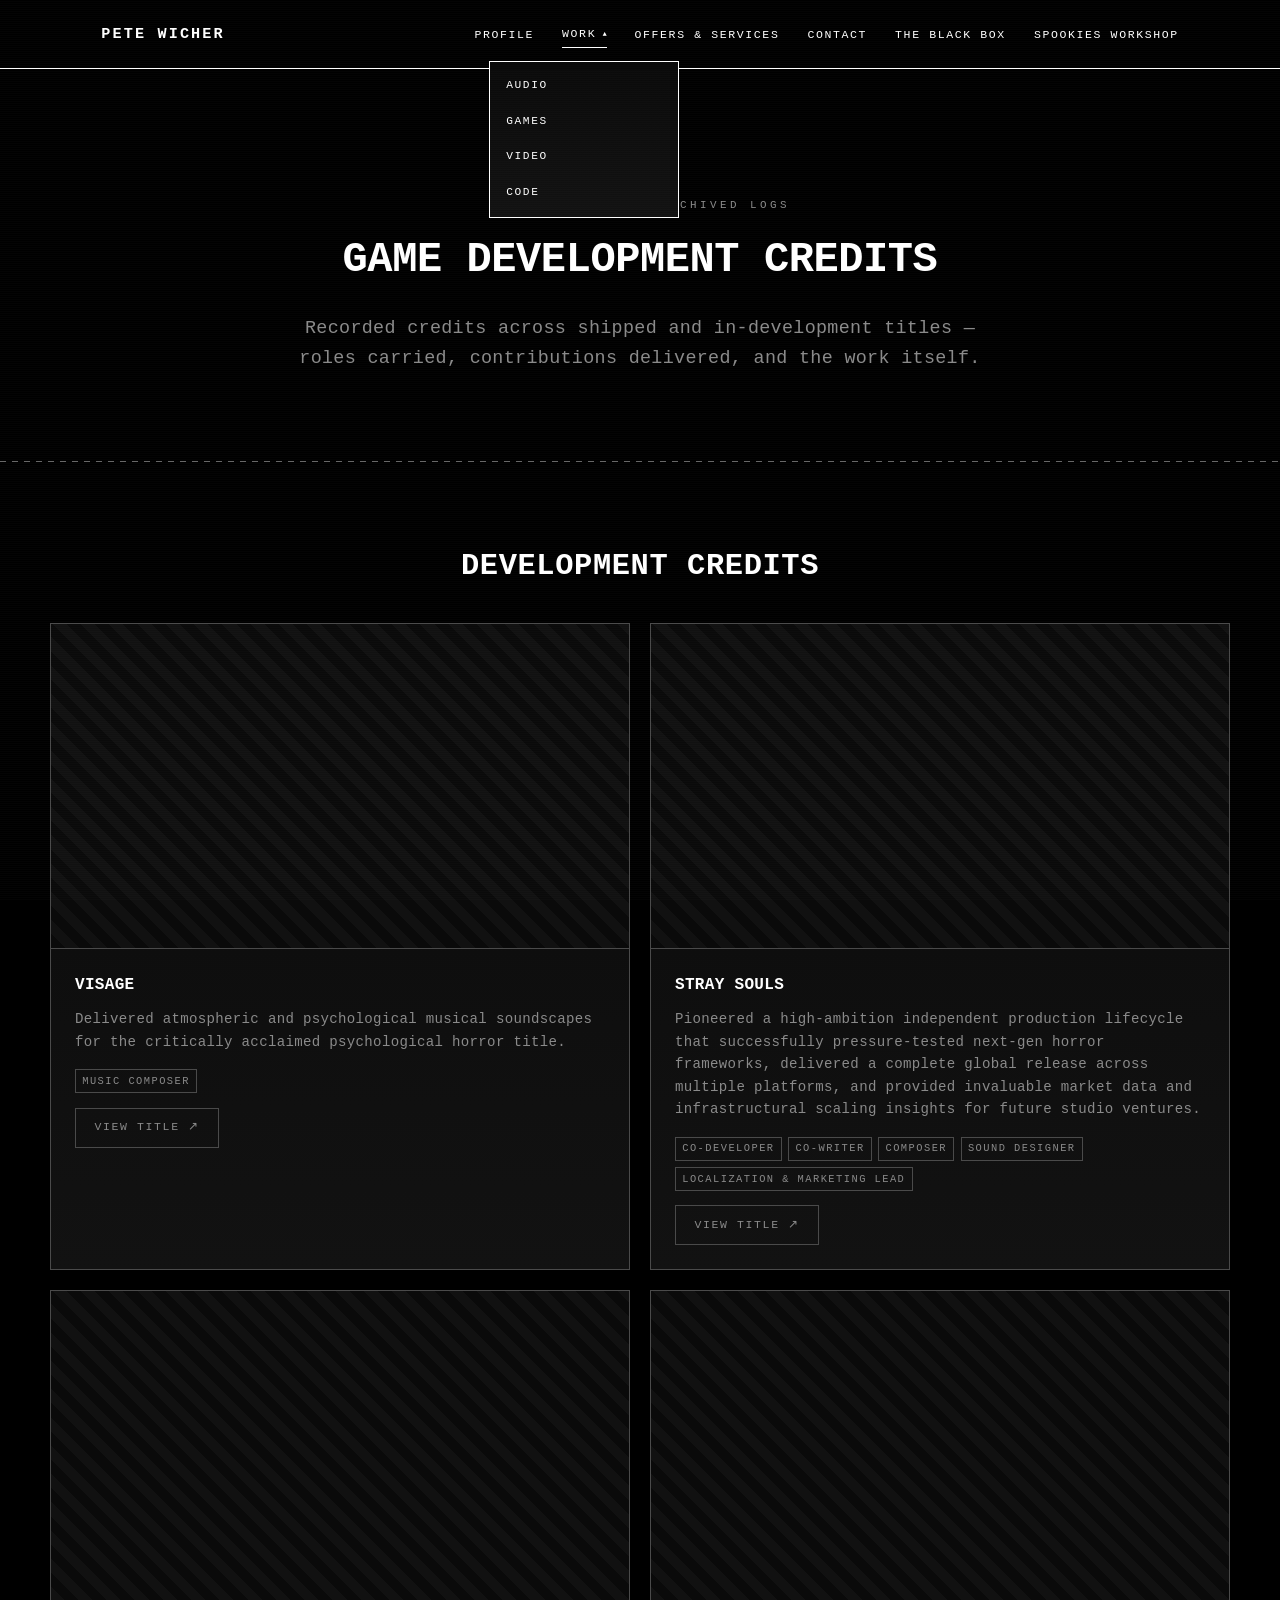
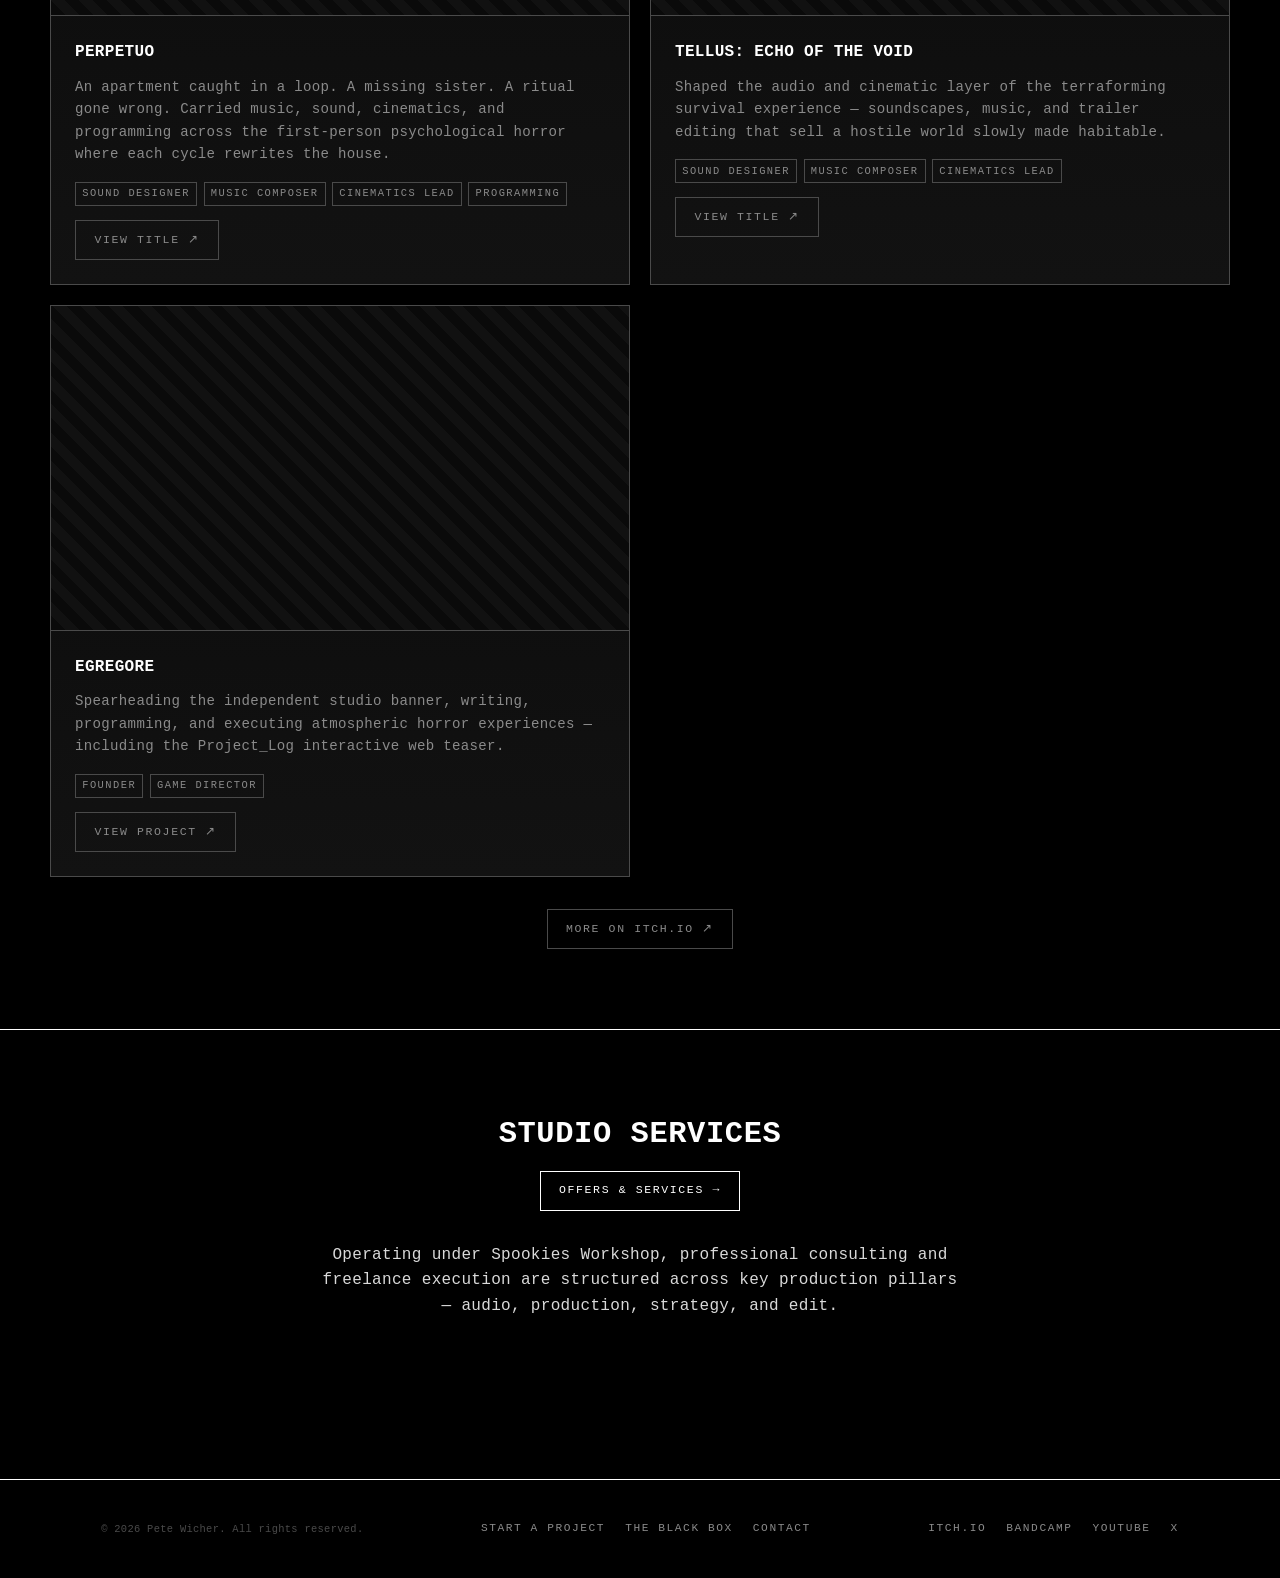
<file: work/games.html>
<!DOCTYPE html>
<html lang="en">
<head>
<meta charset="UTF-8">
<meta name="viewport" content="width=device-width, initial-scale=1.0">
<link rel="icon" type="image/png" href="../assets/image/favicon.png">
<title>Game Development Credits — Spookies Workshop</title>
<meta name="description" content="Game development credits: Visage, Stray Souls, Perpetuo, Tellus: Echo of the Void, and Egregore — roles and contributions under Spookies Workshop.">
<link rel="stylesheet" href="../css/portfolio.css">
<meta http-equiv="Content-Security-Policy" content="default-src 'self'; script-src 'self'; style-src 'self' 'unsafe-inline'; img-src 'self' data: https:; media-src 'self' https:; frame-src https://www.youtube.com https://www.youtube-nocookie.com https://player.vimeo.com https://bandcamp.com https://w.soundcloud.com; connect-src 'self' http://localhost:3123 https://formsubmit.co; object-src 'none'; base-uri 'self'">
</head>
<body>

<header class="site-header">
  <div class="wrap">
    <a href="../index.html" class="brand">PETE WICHER</a>

    <button class="nav-toggle" aria-expanded="false" aria-controls="primary-nav" aria-label="Toggle navigation">
      <span></span>
    </button>

    <nav class="primary-nav" id="primary-nav">
      <ul>
        <li><a href="../index.html">Profile</a></li>
        <li class="nav-item open">
          <button class="dropdown-toggle" aria-expanded="true" aria-controls="work-dropdown">
            Work <span class="caret">&#9660;</span>
          </button>
          <ul class="dropdown" id="work-dropdown">
            <li><a href="audio.html">Audio</a></li>
            <li><a href="games.html" aria-current="page">Games</a></li>
            <li><a href="video.html">Video</a></li>
            <li><a href="https://mrspookies.github.io/project_log/" target="_blank" rel="noopener">Code</a></li>
          </ul>
        </li>
        <li><a href="../offers/index.html">Offers &amp; Services</a></li>
        <li><a href="../contact/index.html">Contact</a></li>
        <li><a href="../black-box/index.html">The Black Box</a></li>
        <li><a href="../spookies-workshop/index.html">Spookies Workshop</a></li>
      </ul>
    </nav>
  </div>
</header>

<main>

  <section class="hero wrap">
    <p class="case-number">FILE 01 / WORK / ARCHIVED LOGS</p>
    <h1>Game Development Credits</h1>
    <p class="hero-lede">
      Recorded credits across shipped and in-development titles &mdash;
      roles carried, contributions delivered, and the work itself.
    </p>
  </section>

  <hr class="tape-rule">

  <section class="section wrap">
    <div class="section-head">
      <h2>Development Credits</h2>
    </div>

    <div class="blueprint-grid">

      <article class="blueprint-card">
        <div class="blueprint-media">
          <iframe src="https://www.youtube-nocookie.com/embed/kc7q4jFSMRA" title="Visage — Official Gameplay Trailer" allow="accelerometer; autoplay; clipboard-write; encrypted-media; gyroscope; picture-in-picture; web-share" allowfullscreen loading="lazy"></iframe>
        </div>
        <div class="blueprint-card-body">
          <h3>Visage</h3>
          <p>Delivered atmospheric and psychological musical soundscapes for
          the critically acclaimed psychological horror title.</p>
          <div class="spec-list">
            <span class="tag">Music Composer</span>
          </div>
          <a class="btn btn-ghost" href="https://store.steampowered.com/app/594330/Visage/" target="_blank" rel="noopener">View title &nearr;</a>
        </div>
      </article>

      <article class="blueprint-card">
        <div class="blueprint-media">
          <iframe src="https://www.youtube-nocookie.com/embed/5gXhuSmVATo" title="Stray Souls — Official Announcement Trailer" allow="accelerometer; autoplay; clipboard-write; encrypted-media; gyroscope; picture-in-picture; web-share" allowfullscreen loading="lazy"></iframe>
        </div>
        <div class="blueprint-card-body">
          <h3>Stray Souls</h3>
          <p>Pioneered a high-ambition independent production lifecycle that
          successfully pressure-tested next-gen horror frameworks, delivered
          a complete global release across multiple platforms, and provided
          invaluable market data and infrastructural scaling insights for
          future studio ventures.</p>
          <div class="spec-list">
            <span class="tag">Co-Developer</span>
            <span class="tag">Co-Writer</span>
            <span class="tag">Composer</span>
            <span class="tag">Sound Designer</span>
            <span class="tag">Localization &amp; Marketing Lead</span>
          </div>
          <a class="btn btn-ghost" href="https://store.steampowered.com/app/1807210/Stray_Souls/" target="_blank" rel="noopener">View title &nearr;</a>
        </div>
      </article>

      <article class="blueprint-card">
        <div class="blueprint-media">
          <iframe src="https://www.youtube-nocookie.com/embed/3JHqe36iI8A" title="Perpetuo — Release Trailer" allow="accelerometer; autoplay; clipboard-write; encrypted-media; gyroscope; picture-in-picture; web-share" allowfullscreen loading="lazy"></iframe>
        </div>
        <div class="blueprint-card-body">
          <h3>Perpetuo</h3>
          <p>An apartment caught in a loop. A missing sister. A ritual gone
          wrong. Carried music, sound, cinematics, and programming across
          the first-person psychological horror where each cycle rewrites
          the house.</p>
          <div class="spec-list">
            <span class="tag">Sound Designer</span>
            <span class="tag">Music Composer</span>
            <span class="tag">Cinematics Lead</span>
            <span class="tag">Programming</span>
          </div>
          <a class="btn btn-ghost" href="https://store.steampowered.com/app/3445500/Perpetuo/" target="_blank" rel="noopener">View title &nearr;</a>
        </div>
      </article>

      <article class="blueprint-card">
        <div class="blueprint-media">
          <iframe src="https://www.youtube-nocookie.com/embed/Zt2p_K4s8q4" title="Tellus: Echo of the Void — Release Trailer" allow="accelerometer; autoplay; clipboard-write; encrypted-media; gyroscope; picture-in-picture; web-share" allowfullscreen loading="lazy"></iframe>
        </div>
        <div class="blueprint-card-body">
          <h3>Tellus: Echo of the Void</h3>
          <p>Shaped the audio and cinematic layer of the terraforming
          survival experience &mdash; soundscapes, music, and trailer
          editing that sell a hostile world slowly made habitable.</p>
          <div class="spec-list">
            <span class="tag">Sound Designer</span>
            <span class="tag">Music Composer</span>
            <span class="tag">Cinematics Lead</span>
          </div>
          <a class="btn btn-ghost" href="https://store.steampowered.com/app/3204620/Tellus_Echo_of_the_Void/" target="_blank" rel="noopener">View title &nearr;</a>
        </div>
      </article>

      <article class="blueprint-card">
        <div class="blueprint-media">
          <iframe src="https://www.youtube-nocookie.com/embed/hIJ15Qz13aY" title="EGREGORE — Reveal Trailer" allow="accelerometer; autoplay; clipboard-write; encrypted-media; gyroscope; picture-in-picture; web-share" allowfullscreen loading="lazy"></iframe>
        </div>
        <div class="blueprint-card-body">
          <h3>Egregore</h3>
          <p>Spearheading the independent studio banner, writing,
          programming, and executing atmospheric horror experiences
          &mdash; including the Project_Log interactive web teaser.</p>
          <div class="spec-list">
            <span class="tag">Founder</span>
            <span class="tag">Game Director</span>
          </div>
          <a class="btn btn-ghost" href="https://store.steampowered.com/app/4255090/Egregore/" target="_blank" rel="noopener">View project &nearr;</a>
        </div>
      </article>

    </div>

    <div class="btn-row" style="margin-top:2rem;">
      <a class="btn btn-ghost" href="https://mister-spookies.itch.io/" target="_blank" rel="noopener">More on itch.io &nearr;</a>
    </div>
  </section>

  <hr class="solid-rule">

  <section class="section wrap">
    <div class="section-head">
      <h2>Studio Services</h2>
      <a href="../offers/index.html" class="btn">Offers &amp; Services &rarr;</a>
    </div>
    <p class="section-lede">
      Operating under Spookies Workshop, professional consulting and
      freelance execution are structured across key production pillars
      &mdash; audio, production, strategy, and edit.
    </p>
  </section>

</main>

<footer class="site-footer">
  <div class="wrap">
    <p class="footer-note">&copy; <span id="year"></span> Pete Wicher. All rights reserved.</p>
    <nav class="footer-links">
      <a href="../offers/index.html">Start a Project</a>
      <a href="../black-box/index.html">The Black Box</a>
      <a href="../contact/index.html">Contact</a>
    </nav>
    <nav class="footer-socials">
      <a href="https://mister-spookies.itch.io/" target="_blank" rel="noopener">itch.io</a>
      <a href="https://petewicher.bandcamp.com/" target="_blank" rel="noopener">Bandcamp</a>
      <a href="https://www.youtube.com/@MisterSpookies" target="_blank" rel="noopener">YouTube</a>
      <a href="https://x.com/MisterSpookies" target="_blank" rel="noopener">X</a>
    </nav>
  </div>
</footer>

<script src="../js/portfolio.js"></script>
</body>
</html>
</file>
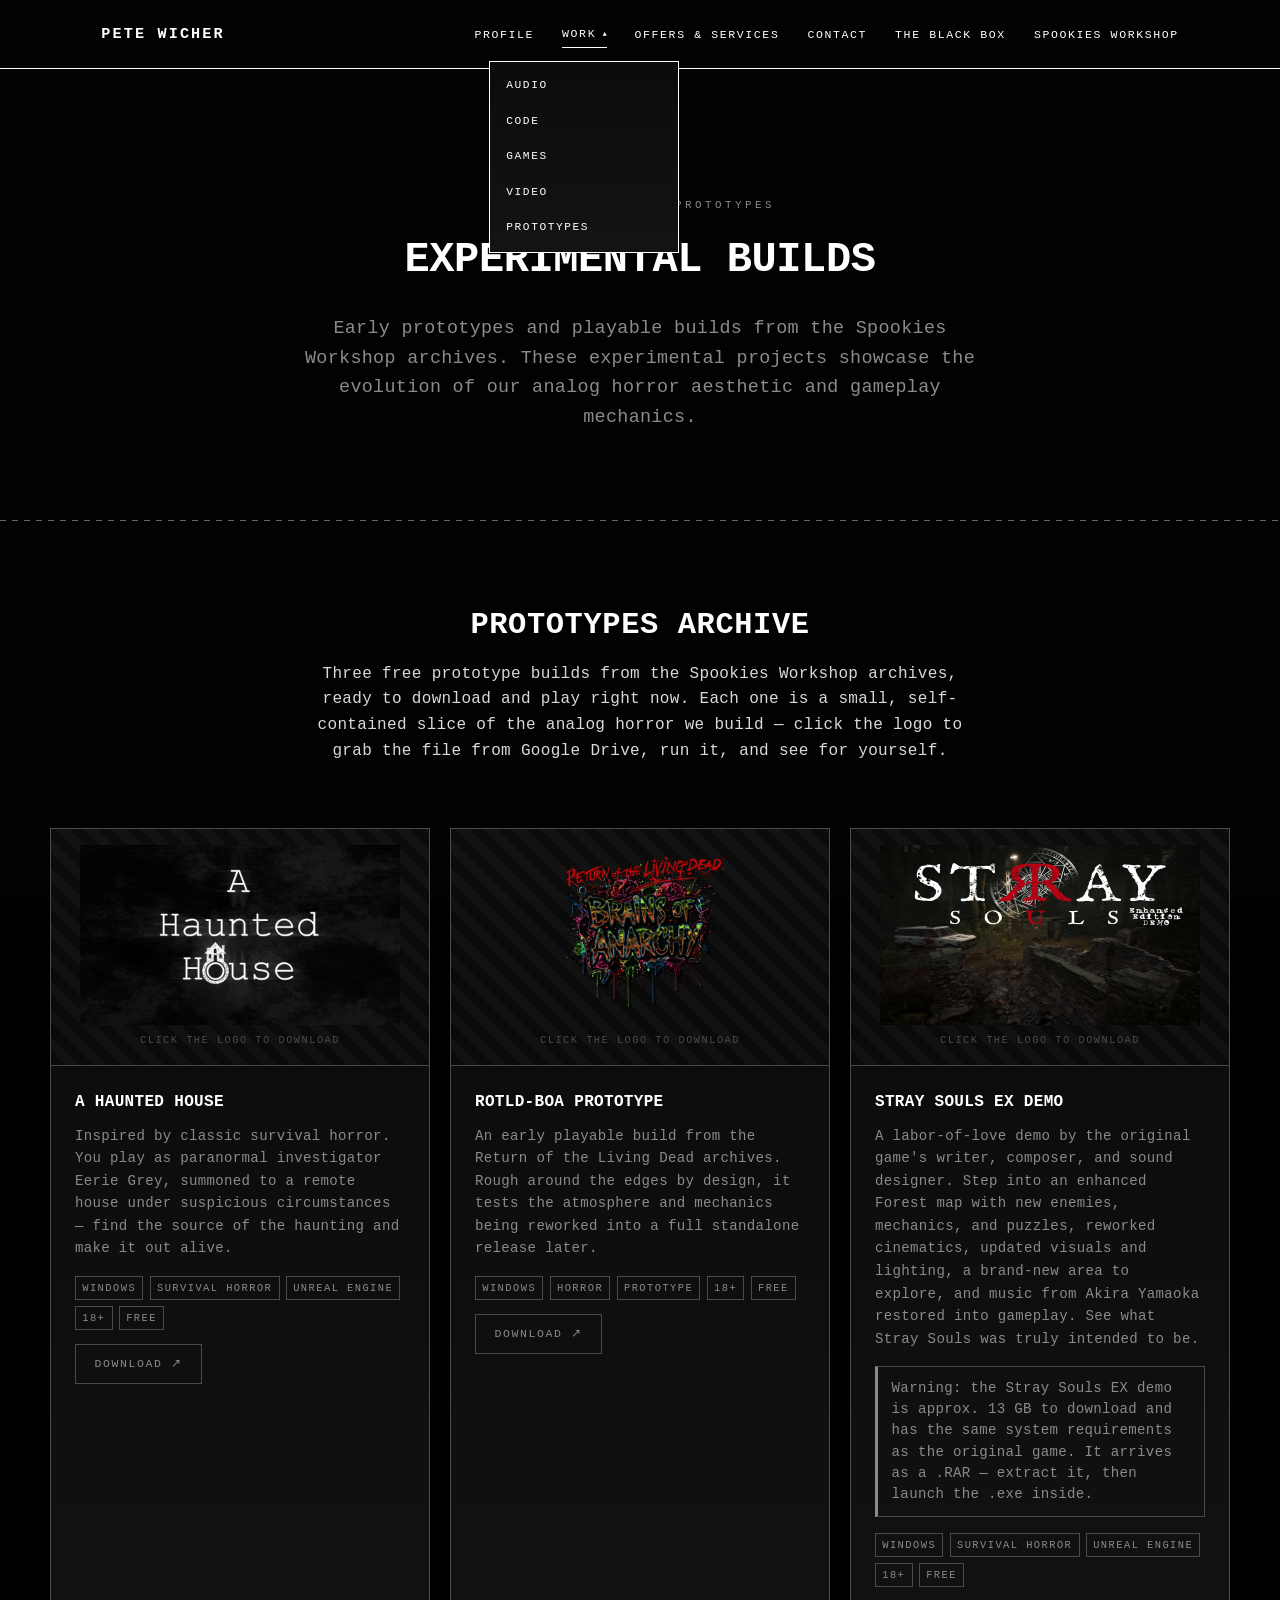
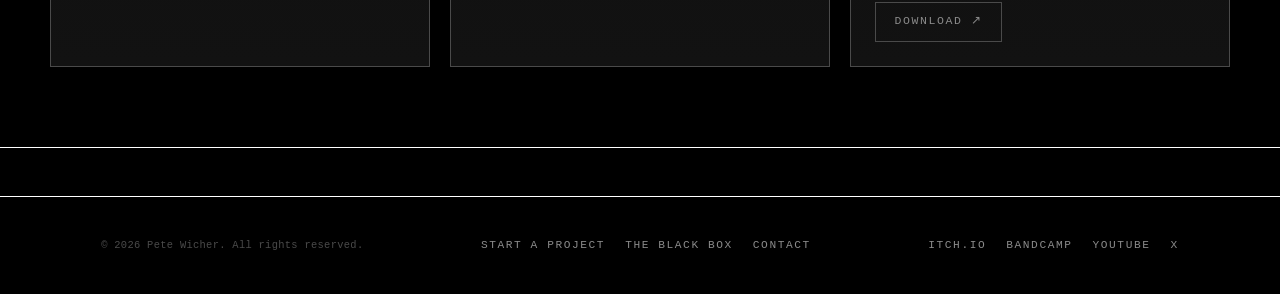
<file: work/prototypes.html>
<!DOCTYPE html>
<html lang="en">
<head>
  <meta charset="UTF-8">
  <meta name="viewport" content="width=device-width, initial-scale=1.0">
  <link rel="icon" type="image/png" href="../assets/image/favicon.png">
  <title>Prototypes — Spookies Workshop</title>
  <meta name="description" content="Free downloadable prototype games from Spookies Workshop: A Haunted House, ROTLD-BOA, and the Stray Souls EX Demo.">
  <link rel="stylesheet" href="../css/portfolio.css">
  <link rel="stylesheet" href="../spookies-workshop/sw.css">
  <meta http-equiv="Content-Security-Policy" content="default-src 'self'; script-src 'self'; style-src 'self' 'unsafe-inline'; img-src 'self' data: https:; media-src 'self' https:; frame-src https://www.youtube.com https://www.youtube-nocookie.com https://player.vimeo.com https://bandcamp.com https://w.soundcloud.com; connect-src 'self' http://localhost:3123 https://formsubmit.co; object-src 'none'; base-uri 'self'">
</head>
<body>
  <header class="site-header">
    <div class="wrap">
      <a href="../index.html" class="brand">PETE WICHER</a>
    
      <button class="nav-toggle" aria-expanded="false" aria-controls="primary-nav" aria-label="Toggle navigation">
        <span></span>
      </button>
    
      <nav class="primary-nav" id="primary-nav">
        <ul>
          <li><a href="../index.html">Profile</a></li>
          <li class="nav-item open">
            <button class="dropdown-toggle" aria-expanded="true" aria-controls="work-dropdown">
              Work <span class="caret">&#9660;</span>
            </button>
            <ul class="dropdown" id="work-dropdown">
              <li><a href="audio.html">Audio</a></li>
              <li><a href="https://mrspookies.github.io/project_log/" target="_blank" rel="noopener">Code</a></li>
              <li><a href="games.html" aria-current="page">Games</a></li>
              <li><a href="video.html">Video</a></li>
              <li><a href="prototypes.html">Prototypes</a></li>
            </ul>
          </li>
          <li><a href="../offers/index.html">Offers & Services</a></li>
          <li><a href="../contact/index.html">Contact</a></li>
          <li><a href="../black-box/index.html">The Black Box</a></li>
          <li><a href="../spookies-workshop/index.html">Spookies Workshop</a></li>
        </ul>
      </nav>
    </div>
  </header>
  
  <main>
    <section class="hero wrap">
      <p class="case-number">FILE 06 / WORK / PROTOTYPES</p>
      <h1>Experimental Builds</h1>
      <p class="hero-lede">
        Early prototypes and playable builds from the Spookies Workshop archives.
        These experimental projects showcase the evolution of our analog horror
        aesthetic and gameplay mechanics.
      </p>
    </section>
    
    <hr class="tape-rule">
    
    <section class="section wrap">
      <div class="section-head">
        <h2>Prototypes Archive</h2>
        <p class="section-lede">
          Three free prototype builds from the Spookies Workshop archives, ready
          to download and play right now. Each one is a small, self-contained
          slice of the analog horror we build &mdash; click the logo to grab the
          file from Google Drive, run it, and see for yourself.
        </p>
      </div>

      <div class="blueprint-grid proto-grid">

        <article class="blueprint-card">
          <a class="blueprint-media proto-media" href="https://drive.google.com/file/d/1GBqs7HJlG94ZXtFQv7yGyb_7AGQ0dMJ0/view?usp=drive_link" target="_blank" rel="noopener" aria-label="Download A Haunted House">
            <img src="../assets/image/prototype-logos/haunted-house-logo.png" alt="A Haunted House">
            <span class="proto-hint">Click the logo to download</span>
          </a>
          <div class="blueprint-card-body">
            <h3>A Haunted House</h3>
            <p>Inspired by classic survival horror. You play as paranormal
            investigator Eerie Grey, summoned to a remote house under
            suspicious circumstances &mdash; find the source of the haunting and
            make it out alive.</p>
            <div class="spec-list">
              <span class="tag">Windows</span>
              <span class="tag">Survival Horror</span>
              <span class="tag">Unreal Engine</span>
              <span class="tag">18+</span>
              <span class="tag">Free</span>
            </div>
            <a class="btn btn-ghost" href="https://drive.google.com/file/d/1GBqs7HJlG94ZXtFQv7yGyb_7AGQ0dMJ0/view?usp=drive_link" target="_blank" rel="noopener">Download &nearr;</a>
          </div>
        </article>

        <article class="blueprint-card">
          <a class="blueprint-media proto-media" href="https://drive.google.com/file/d/17R_lm1GjBYaI_cGmUuj1SQ8ozI_uzDnH/view?usp=drive_link" target="_blank" rel="noopener" aria-label="Download ROTLD-BOA Prototype">
            <img src="../assets/image/prototype-logos/rotld-boa-logo.png" alt="ROTLD-BOA">
            <span class="proto-hint">Click the logo to download</span>
          </a>
          <div class="blueprint-card-body">
            <h3>ROTLD-BOA Prototype</h3>
            <p>An early playable build from the Return of the Living Dead
            archives. Rough around the edges by design, it tests the atmosphere
            and mechanics being reworked into a full standalone release later.</p>
            <div class="spec-list">
              <span class="tag">Windows</span>
              <span class="tag">Horror</span>
              <span class="tag">Prototype</span>
              <span class="tag">18+</span>
              <span class="tag">Free</span>
            </div>
            <a class="btn btn-ghost" href="https://drive.google.com/file/d/17R_lm1GjBYaI_cGmUuj1SQ8ozI_uzDnH/view?usp=drive_link" target="_blank" rel="noopener">Download &nearr;</a>
          </div>
        </article>

        <article class="blueprint-card">
          <a class="blueprint-media proto-media" href="https://drive.google.com/file/d/1Xx-7ZLPFv13I6rvj7VzM1_0JSG36i66y/view?usp=drive_link" target="_blank" rel="noopener" aria-label="Download Stray Souls EX Demo">
            <img src="../assets/image/prototype-logos/stray-souls-ex-logo.png" alt="Stray Souls EX">
            <span class="proto-hint">Click the logo to download</span>
          </a>
          <div class="blueprint-card-body">
            <h3>Stray Souls EX Demo</h3>
            <p>A labor-of-love demo by the original game's writer, composer,
            and sound designer. Step into an enhanced Forest map with new
            enemies, mechanics, and puzzles, reworked cinematics, updated
            visuals and lighting, a brand-new area to explore, and music from
            Akira Yamaoka restored into gameplay. See what Stray Souls was
            truly intended to be.</p>
            <p class="proto-warning">Warning: the Stray Souls EX demo is
            approx. 13 GB to download and has the same system requirements as
            the original game. It arrives as a .RAR &mdash; extract it, then launch
            the .exe inside.</p>
            <div class="spec-list">
              <span class="tag">Windows</span>
              <span class="tag">Survival Horror</span>
              <span class="tag">Unreal Engine</span>
              <span class="tag">18+</span>
              <span class="tag">Free</span>
            </div>
            <a class="btn btn-ghost" href="https://drive.google.com/file/d/1Xx-7ZLPFv13I6rvj7VzM1_0JSG36i66y/view?usp=drive_link" target="_blank" rel="noopener">Download &nearr;</a>
          </div>
        </article>

      </div>
    </section>
    
    <hr class="solid-rule">
  </main>
  
  <footer class="site-footer">
    <div class="wrap">
      <p class="footer-note">&copy; <span id="year"></span> Pete Wicher. All rights reserved.</p>
      <nav class="footer-links">
        <a href="../offers/index.html">Start a Project</a>
        <a href="../black-box/index.html">The Black Box</a>
        <a href="../contact/index.html">Contact</a>
      </nav>
      <nav class="footer-socials">
        <a href="https://mister-spookies.itch.io/" target="_blank" rel="noopener">itch.io</a>
        <a href="https://petewicher.bandcamp.com/" target="_blank" rel="noopener">Bandcamp</a>
        <a href="https://www.youtube.com/@MisterSpookies" target="_blank" rel="noopener">YouTube</a>
        <a href="https://x.com/MisterSpookies" target="_blank" rel="noopener">X</a>
      </nav>
    </div>
  </footer>
  
  <script src="../js/portfolio.js"></script>
</body>
</html>
</file>
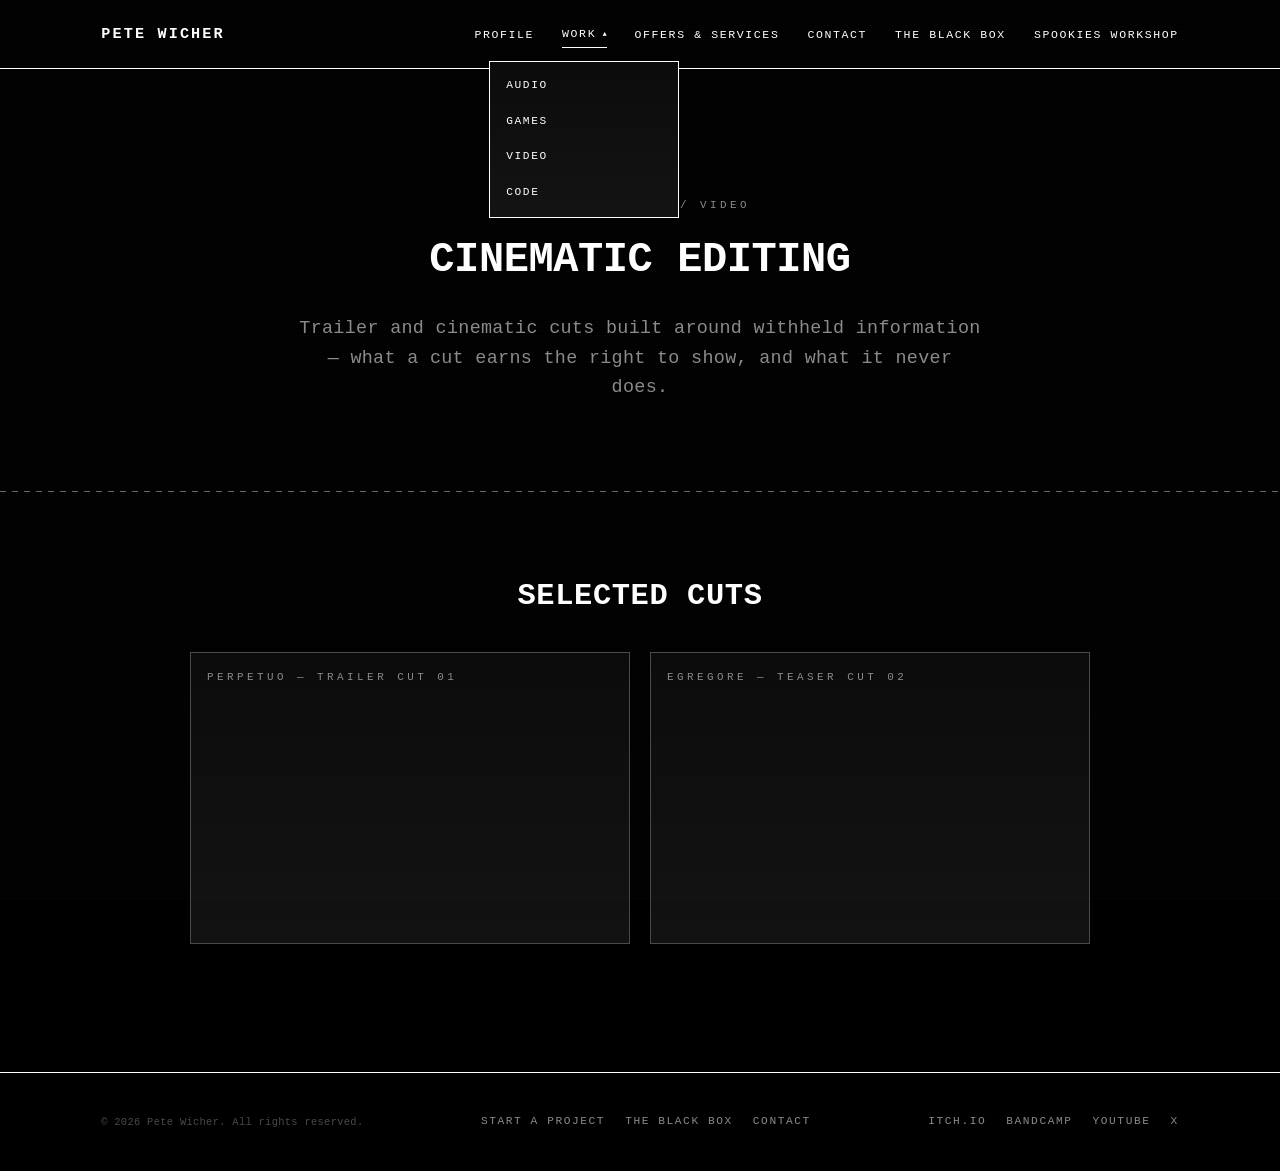
<file: work/video.html>
<!DOCTYPE html>
<html lang="en">
<head>
<meta charset="UTF-8">
<meta name="viewport" content="width=device-width, initial-scale=1.0">
<link rel="icon" type="image/png" href="../assets/image/favicon.png">
<title>Video — Spookies Workshop</title>
<meta name="description" content="Trailer and cinematic edits built around withheld information.">
<link rel="stylesheet" href="../css/portfolio.css">
<meta http-equiv="Content-Security-Policy" content="default-src 'self'; script-src 'self'; style-src 'self' 'unsafe-inline'; img-src 'self' data: https:; media-src 'self' https:; frame-src https://www.youtube.com https://www.youtube-nocookie.com https://player.vimeo.com https://bandcamp.com https://w.soundcloud.com; connect-src 'self' http://localhost:3123 https://formsubmit.co; object-src 'none'; base-uri 'self'">
</head>
<body>

<header class="site-header">
  <div class="wrap">
    <a href="../index.html" class="brand">PETE WICHER</a>

    <button class="nav-toggle" aria-expanded="false" aria-controls="primary-nav" aria-label="Toggle navigation">
      <span></span>
    </button>

    <nav class="primary-nav" id="primary-nav">
      <ul>
        <li><a href="../index.html">Profile</a></li>
        <li class="nav-item open">
          <button class="dropdown-toggle" aria-expanded="true" aria-controls="work-dropdown">
            Work <span class="caret">&#9660;</span>
          </button>
          <ul class="dropdown" id="work-dropdown">
            <li><a href="audio.html">Audio</a></li>
            <li><a href="games.html">Games</a></li>
            <li><a href="video.html" aria-current="page">Video</a></li>
            <li><a href="https://mrspookies.github.io/project_log/" target="_blank" rel="noopener">Code</a></li>
          </ul>
        </li>
        <li><a href="../offers/index.html">Offers &amp; Services</a></li>
        <li><a href="../contact/index.html">Contact</a></li>
        <li><a href="../black-box/index.html">The Black Box</a></li>
        <li><a href="../spookies-workshop/index.html">Spookies Workshop</a></li>
      </ul>
    </nav>
  </div>
</header>

<main>

  <section class="hero wrap">
    <p class="case-number">FILE 03 / WORK / VIDEO</p>
    <h1>Cinematic Editing</h1>
    <p class="hero-lede">
      Trailer and cinematic cuts built around withheld information — what a
      cut earns the right to show, and what it never does.
    </p>
  </section>

  <hr class="tape-rule">

  <section class="section wrap">
    <div class="section-head">
      <h2>Selected Cuts</h2>
    </div>

    <div class="embed-grid">
      <div class="embed-slot">
        <span class="eyebrow">Perpetuo — Trailer Cut 01</span>
        <iframe
          title="Perpetuo Trailer #2"
          src="https://www.youtube-nocookie.com/embed/VxESKGNIHr4"
          allow="accelerometer; autoplay; clipboard-write; encrypted-media; gyroscope; picture-in-picture; web-share"
          allowfullscreen
          loading="lazy">
        </iframe>
      </div>
      <div class="embed-slot">
        <span class="eyebrow">Egregore — Teaser Cut 02</span>
        <iframe
          title="Egregore Teaser #2"
          src="https://www.youtube-nocookie.com/embed/mY13dyrXXGc"
          allow="accelerometer; autoplay; clipboard-write; encrypted-media; gyroscope; picture-in-picture; web-share"
          allowfullscreen
          loading="lazy">
        </iframe>
      </div>
    </div>
  </section>

</main>

<footer class="site-footer">
  <div class="wrap">
    <p class="footer-note">&copy; <span id="year"></span> Pete Wicher. All rights reserved.</p>
    <nav class="footer-links">
      <a href="../offers/index.html">Start a Project</a>
      <a href="../black-box/index.html">The Black Box</a>
      <a href="../contact/index.html">Contact</a>
    </nav>
    <nav class="footer-socials">
      <a href="https://mister-spookies.itch.io/" target="_blank" rel="noopener">itch.io</a>
      <a href="https://petewicher.bandcamp.com/" target="_blank" rel="noopener">Bandcamp</a>
      <a href="https://www.youtube.com/@MisterSpookies" target="_blank" rel="noopener">YouTube</a>
      <a href="https://x.com/MisterSpookies" target="_blank" rel="noopener">X</a>
    </nav>
  </div>
</footer>

<script src="../js/portfolio.js"></script>
</body>
</html>
</file>
<file: css/portfolio.css>
/* ==========================================================================
   PORTFOLIO.CSS — Global Stylesheet
   The Horror Guy — Consulting Portfolio
   Monochrome / Editorial / Case-File System
   ========================================================================== */

/* --------------------------------------------------------------------------
   0. TOKENS
   -------------------------------------------------------------------------- */
:root {
  --black: #000000;
  --card-top: #0a0a0a;
  --card-bottom: #121212;
  --white: #ffffff;
  --grey: #8a8a8a;
  --grey-dim: #4a4a4a;
  --border: #ffffff;

  --font-mono: 'Courier New', Courier, monospace;

  --track-wide: 0.32em;
  --track-mid: 0.14em;
  --track-tight: 0.02em;

  --gutter: clamp(1.25rem, 4vw, 4rem);
  --max-width: 1180px;

  --ease: cubic-bezier(0.16, 1, 0.3, 1);
}

/* --------------------------------------------------------------------------
   1. RESET
   -------------------------------------------------------------------------- */
*,
*::before,
*::after {
  box-sizing: border-box;
  margin: 0;
  padding: 0;
}

html {
  -webkit-text-size-adjust: 100%;
  scroll-behavior: smooth;
}

@media (prefers-reduced-motion: reduce) {
  html {
    scroll-behavior: auto;
  }
  *,
  *::before,
  *::after {
    animation-duration: 0.01ms !important;
    animation-iteration-count: 1 !important;
    transition-duration: 0.01ms !important;
    scroll-behavior: auto !important;
  }
}

body {
  background: var(--black);
  color: var(--white);
  font-family: var(--font-mono);
  font-size: 16px;
  line-height: 1.6;
  letter-spacing: var(--track-tight);
  min-height: 100vh;
  overflow-x: hidden;
}

img,
video {
  max-width: 100%;
  display: block;
}

a {
  color: inherit;
  text-decoration: none;
}

ul {
  list-style: none;
}

button {
  font-family: inherit;
  background: none;
  border: none;
  color: inherit;
  cursor: pointer;
}

input,
textarea,
select {
  font-family: inherit;
}

/* Visible keyboard focus — non-negotiable */
a:focus-visible,
button:focus-visible,
input:focus-visible,
textarea:focus-visible,
select:focus-visible,
.dropdown-toggle:focus-visible {
  outline: 1px dashed var(--white);
  outline-offset: 4px;
}

/* --------------------------------------------------------------------------
   2. TEXTURE — hairline scan noise (static, no bloat)
   -------------------------------------------------------------------------- */
body::before {
  content: '';
  position: fixed;
  inset: 0;
  pointer-events: none;
  z-index: 999;
  opacity: 0.035;
  background-image: repeating-linear-gradient(
    0deg,
    #fff 0px,
    transparent 1px,
    transparent 2px
  );
}

/* --------------------------------------------------------------------------
   3. LAYOUT PRIMITIVES
   -------------------------------------------------------------------------- */
.wrap {
  max-width: var(--max-width);
  margin: 0 auto;
  padding-left: var(--gutter);
  padding-right: var(--gutter);
}

.tape-rule {
  border: none;
  height: 1px;
  width: 100%;
  background-image: repeating-linear-gradient(
    90deg,
    #ffffff 0,
    #ffffff 6px,
    transparent 6px,
    transparent 12px
  );
  opacity: 0.4;
}

.solid-rule {
  border: none;
  border-top: 1px solid var(--white);
  width: 100%;
}

.eyebrow {
  font-size: 0.68rem;
  letter-spacing: var(--track-wide);
  text-transform: uppercase;
  color: var(--grey);
}

.tag {
  display: inline-block;
  font-size: 0.65rem;
  letter-spacing: var(--track-mid);
  text-transform: uppercase;
  border: 1px solid var(--grey-dim);
  color: var(--grey);
  padding: 0.25em 0.6em;
}

.checklist {
  list-style: none;
  margin: 1.5rem 0 0;
  padding: 0;
  max-width: 560px;
}

.checklist li {
  display: flex;
  align-items: baseline;
  gap: 0.75rem;
  padding: 0.55rem 0;
  border-bottom: 1px solid var(--grey-dim);
  font-size: 0.82rem;
  letter-spacing: var(--track-mid);
  text-transform: uppercase;
  color: var(--grey);
}

.tick {
  flex: 0 0 auto;
  color: var(--white);
  font-size: 0.7rem;
}

/* --------------------------------------------------------------------------
   4. HEADER / NAVIGATION
   -------------------------------------------------------------------------- */
.site-header {
  position: sticky;
  top: 0;
  z-index: 100;
  background: rgba(0, 0, 0, 0.92);
  backdrop-filter: blur(2px);
  border-bottom: 1px solid var(--white);
}

.site-header .wrap {
  display: flex;
  align-items: center;
  justify-content: space-between;
  height: 68px;
}

.brand {
  font-weight: 700;
  font-size: 0.95rem;
  letter-spacing: var(--track-mid);
  text-transform: uppercase;
  white-space: nowrap;
}

.brand small {
  display: block;
  font-weight: 400;
  font-size: 0.6rem;
  letter-spacing: var(--track-wide);
  color: var(--grey);
  margin-top: 2px;
}

.primary-nav {
  display: flex;
  align-items: center;
  gap: 1.75rem;
}

.primary-nav > ul {
  display: flex;
  gap: 1.75rem;
}

.primary-nav a,
.dropdown-toggle {
  font-size: 0.72rem;
  letter-spacing: var(--track-mid);
  text-transform: uppercase;
  position: relative;
  padding: 0.35rem 0;
}

.primary-nav a::after,
.dropdown-toggle::after {
  content: '';
  position: absolute;
  left: 0;
  bottom: -2px;
  width: 0;
  height: 1px;
  background: var(--white);
  transition: width 0.25s var(--ease);
}

.primary-nav a:hover::after,
.primary-nav a[aria-current='page']::after,
.dropdown-toggle:hover::after,
.nav-item.open .dropdown-toggle::after {
  width: 100%;
}

.nav-item {
  position: relative;
}

.dropdown-toggle {
  display: inline-flex;
  align-items: center;
  gap: 0.4em;
}

.dropdown-toggle .caret {
  font-size: 0.6em;
  transition: transform 0.25s var(--ease);
}

.nav-item.open .dropdown-toggle .caret {
  transform: rotate(180deg);
}

.dropdown {
  position: absolute;
  top: calc(100% + 14px);
  left: 50%;
  transform: translateX(-50%) translateY(-6px);
  background: linear-gradient(180deg, var(--card-top), var(--card-bottom));
  border: 1px solid var(--white);
  min-width: 190px;
  padding: 0.4rem 0;
  opacity: 0;
  visibility: hidden;
  transition: opacity 0.2s var(--ease), transform 0.2s var(--ease), visibility 0.2s;
}

.nav-item.open .dropdown,
.nav-item:hover .dropdown {
  opacity: 1;
  visibility: visible;
  transform: translateX(-50%) translateY(0);
}

.dropdown li a {
  display: block;
  padding: 0.55rem 1rem;
  font-size: 0.7rem;
  letter-spacing: var(--track-mid);
  text-transform: uppercase;
  white-space: nowrap;
}

.dropdown li a:hover {
  background: var(--white);
  color: var(--black);
}

.dropdown li a::after {
  display: none;
}

.nav-toggle {
  display: none;
  width: 32px;
  height: 22px;
  position: relative;
}

.nav-toggle span,
.nav-toggle span::before,
.nav-toggle span::after {
  content: '';
  position: absolute;
  left: 0;
  width: 100%;
  height: 1px;
  background: var(--white);
  transition: transform 0.25s var(--ease), opacity 0.2s var(--ease), top 0.25s var(--ease);
}

.nav-toggle span {
  top: 10px;
}

.nav-toggle span::before {
  top: -8px;
}

.nav-toggle span::after {
  top: 8px;
}

.nav-toggle[aria-expanded='true'] span {
  background: transparent;
}

.nav-toggle[aria-expanded='true'] span::before {
  top: 0;
  transform: rotate(45deg);
}

.nav-toggle[aria-expanded='true'] span::after {
  top: 0;
  transform: rotate(-45deg);
}

/* --------------------------------------------------------------------------
   5. HERO / MANIFESTO
   -------------------------------------------------------------------------- */
.hero {
  padding: clamp(3.5rem, 10vw, 8rem) 0 clamp(2.5rem, 6vw, 4rem);
  text-align: center;
}

.hero .wrap,
.wrap.hero-inner {
  display: flex;
  flex-direction: column;
  align-items: center;
}

.case-number {
  font-size: 0.68rem;
  letter-spacing: var(--track-wide);
  color: var(--grey);
  margin-bottom: 1.5rem;
}

.hero h1 {
  font-size: clamp(1.575rem, 3.9vw, 2.625rem);
  line-height: 1.05;
  letter-spacing: -0.01em;
  font-weight: 700;
  text-transform: uppercase;
  margin-left: auto;
  margin-right: auto;
}

.hero h1 .cursor {
  display: inline-block;
  width: 0.5ch;
  background: var(--white);
  animation: blink 1.1s steps(1) infinite;
}

@keyframes blink {
  0%, 49% { opacity: 1; }
  50%, 100% { opacity: 0; }
}

@media (prefers-reduced-motion: reduce) {
  .hero h1 .cursor {
    animation: none;
    opacity: 1;
  }
}

.hero-lede {
  margin-top: 2rem;
  margin-left: auto;
  margin-right: auto;
  max-width: 62ch;
  font-size: clamp(1rem, 1.6vw, 1.15rem);
  color: var(--grey);
  margin-bottom: 1.5rem;
}

.hero-grid {
  display: grid;
  grid-template-columns: minmax(0, 1fr) clamp(240px, 26vw, 320px);
  gap: clamp(1.5rem, 4vw, 3rem);
  align-items: center;
  margin-top: 0.5rem;
}

.hero-copy .hero-lede {
  margin-left: 0;
  margin-right: 0;
}

.profile-frame {
  border: 1px solid var(--white);
  padding: 0.5rem;
  background: var(--card-top);
}

.profile-frame img {
  display: block;
  width: 100%;
  height: auto;
  filter: grayscale(1) contrast(1.05);
}

.profile-figure figcaption {
  margin-top: 0.6rem;
  font-size: 0.6rem;
  letter-spacing: var(--track-mid);
  text-transform: uppercase;
  color: var(--grey-dim);
  text-align: center;
}

@media (max-width: 820px) {
  .hero-grid {
    grid-template-columns: 1fr;
  }
  .profile-figure {
    order: -1;
    max-width: 320px;
    margin-left: auto;
    margin-right: auto;
  }
}

.hero-lede + .hero-lede {
  margin-top: 1.1rem;
}

.hero-meta {
  display: flex;
  flex-wrap: wrap;
  justify-content: center;
  gap: 0.6rem;
  margin-top: 2.25rem;
}

/* --------------------------------------------------------------------------
   6. SECTIONS / CARDS
   -------------------------------------------------------------------------- */
.section {
  padding: clamp(2.5rem, 7vw, 5rem) 0;
  text-align: center;
}

.section-head {
  display: flex;
  flex-direction: column;
  align-items: center;
  gap: 0.75rem;
  margin-bottom: 2rem;
}

.section-head h2 {
  font-size: clamp(1.3rem, 3vw, 1.9rem);
  letter-spacing: var(--track-tight);
  text-transform: uppercase;
  font-weight: 700;
}

/* Intro copy that follows a section-head — capped and centered, wrap stays full-width */
.section-lede {
  max-width: 68ch;
  margin: 0 auto 2rem;
  color: #d9d9d9;
}

/* Utility: reintroduce left edge alignment for the rare case content must
   read left-to-right (e.g. long-form log entries, form labels) */
.text-left {
  text-align: left;
}

/*
 * Flexbox, not CSS grid, is deliberate here: grid auto-placement always
 * flushes a trailing/incomplete row to the inline-start edge, which is
 * exactly the left-flush bug this replaces. Flex items with a fixed
 * basis + justify-content: center let an orphaned last card center
 * itself against the row above it instead.
 */
.grid {
  display: flex;
  flex-wrap: wrap;
  justify-content: center;
  gap: 1.25rem;
}

/* Basis math: (100% - total gap width) / column count.
   flex-grow: 0 keeps every card the same width whether its row is full
   or not; max-width backstops it so cards never stretch to fill space. */
.grid-3 > * {
  flex: 0 1 calc((100% - (2 * 1.25rem)) / 3);
  max-width: calc((100% - (2 * 1.25rem)) / 3);
}

.grid-2 > * {
  flex: 0 1 calc((100% - 1.25rem) / 2);
  max-width: calc((100% - 1.25rem) / 2);
}

@media (max-width: 900px) {
  .grid-3 > * {
    flex: 0 1 calc((100% - 1.25rem) / 2);
    max-width: calc((100% - 1.25rem) / 2);
  }
}

@media (max-width: 640px) {
  .grid-3 > *,
  .grid-2 > * {
    flex: 0 1 100%;
    max-width: 100%;
  }
}

.card {
  background: linear-gradient(180deg, var(--card-top), var(--card-bottom));
  border: 1px solid var(--grey-dim);
  padding: 1.75rem;
  text-align: center;
  transition: border-color 0.25s var(--ease), transform 0.25s var(--ease);
}

.card .tag {
  margin-left: auto;
  margin-right: auto;
}

.btn-row {
  display: flex;
  flex-wrap: wrap;
  justify-content: center;
  gap: 0.85rem;
}

.card:hover {
  border-color: var(--white);
  transform: translateY(-3px);
}

.card .tag {
  margin-bottom: 1rem;
}

.card .btn {
  margin-top: 1.25rem;
}

.card h3 {
  font-size: 1.05rem;
  text-transform: uppercase;
  letter-spacing: var(--track-tight);
  margin-bottom: 0.6rem;
}

.card p {
  color: var(--grey);
  font-size: 0.9rem;
}

.card-index {
  font-size: 0.65rem;
  color: var(--grey-dim);
  letter-spacing: var(--track-mid);
  margin-bottom: 0.75rem;
}

/* --------------------------------------------------------------------------
   7. BUTTONS
   -------------------------------------------------------------------------- */
.btn {
  display: inline-flex;
  align-items: center;
  gap: 0.5em;
  border: 1px solid var(--white);
  color: var(--white);
  background: transparent;
  padding: 0.85em 1.6em;
  font-size: 0.72rem;
  letter-spacing: var(--track-mid);
  text-transform: uppercase;
  cursor: pointer;
  transition: background 0.2s var(--ease), color 0.2s var(--ease);
}

.page-cta {
  margin: 2.5rem 0;
}

.btn:hover {
  background: var(--white);
  color: var(--black);
}

.btn-block {
  width: 100%;
  justify-content: center;
}

.btn-ghost {
  border-color: var(--grey-dim);
  color: var(--grey);
}

.btn-ghost:hover {
  background: var(--white);
  border-color: var(--white);
  color: var(--black);
}

/* --------------------------------------------------------------------------
   8. FOOTER
   -------------------------------------------------------------------------- */
.site-footer {
  border-top: 1px solid var(--white);
  padding: 2.5rem 0;
  margin-top: 3rem;
}

.site-footer .wrap {
  display: flex;
  justify-content: space-between;
  align-items: center;
  flex-wrap: wrap;
  gap: 1rem;
}

.footer-links {
  display: flex;
  gap: 1.25rem;
  flex-wrap: wrap;
}

.footer-links a {
  font-size: 0.7rem;
  letter-spacing: var(--track-mid);
  text-transform: uppercase;
  color: var(--grey);
  transition: color 0.2s var(--ease);
}

.footer-links a:hover {
  color: var(--white);
}

.footer-note {
  font-size: 0.65rem;
  color: var(--grey-dim);
}

.footer-socials {
  display: flex;
  gap: 1.25rem;
  flex-wrap: wrap;
}

.footer-socials a {
  font-size: 0.7rem;
  letter-spacing: var(--track-mid);
  text-transform: uppercase;
  color: var(--grey);
  transition: color 0.2s var(--ease);
}

.footer-socials a:hover {
  color: var(--white);
}

/* --------------------------------------------------------------------------
   9. RESPONSIVE NAV (MOBILE)
   -------------------------------------------------------------------------- */
@media (max-width: 860px) {
  .primary-nav {
    position: fixed;
    top: 68px;
    left: 0;
    right: 0;
    bottom: 0;
background: var(--black);
    flex-direction: column;
    align-items: flex-start;
    padding: 2rem var(--gutter);
    opacity: 0;
    visibility: hidden;
    pointer-events: none;
    transition: opacity 0.3s var(--ease), visibility 0.3s;
    overflow-y: auto;
  }

  .primary-nav.open {
    opacity: 1;
    visibility: visible;
    pointer-events: auto;
  }

  .primary-nav > ul {
    flex-direction: column;
    gap: 1.5rem;
    width: 100%;
  }

  .dropdown {
    position: static;
    transform: none;
    opacity: 1;
    visibility: visible;
    display: none;
    border: none;
    border-left: 1px solid var(--grey-dim);
    margin-top: 0.75rem;
    margin-left: 0.5rem;
    background: none;
    min-width: 0;
  }

  .nav-item.open .dropdown {
    display: block;
  }

  .nav-toggle {
    display: block;
  }
}

/* --------------------------------------------------------------------------
   10. AUDIO REEL LIST (work/audio.html)
   -------------------------------------------------------------------------- */
.reel-list {
  display: flex;
  flex-direction: column;
  gap: 1rem;
  max-width: 780px;
  margin: 0 auto;
}

.sound-group {
  margin-bottom: 2.5rem;
}

.sound-group:last-child {
  margin-bottom: 0;
}

.sound-group-title {
  font-size: clamp(1.3rem, 3vw, 1.9rem);
  letter-spacing: var(--track-tight);
  text-transform: uppercase;
  font-weight: 700;
  color: var(--white);
  text-align: center;
  margin: 0 auto 1.25rem;
  max-width: 780px;
}

.reel-item {
  background: linear-gradient(180deg, var(--card-top), var(--card-bottom));
  border: 1px solid var(--grey-dim);
  padding: 1.5rem;
  text-align: left;
  transition: border-color 0.25s var(--ease);
}

.reel-item:hover {
  border-color: var(--white);
}

.reel-item-head {
  display: flex;
  align-items: baseline;
  justify-content: space-between;
  gap: 1rem;
  margin-bottom: 0.9rem;
  flex-wrap: wrap;
}

.reel-item-head h3,
.reel-item-head h4 {
  font-size: 0.95rem;
  text-transform: uppercase;
  letter-spacing: var(--track-tight);
}

.reel-duration {
  font-size: 0.65rem;
  color: var(--grey);
  letter-spacing: var(--track-mid);
  white-space: nowrap;
}

.reel-item audio {
  width: 100%;
  filter: grayscale(1) invert(1) contrast(1.1);
}

.reel-item p {
  margin-top: 0.75rem;
  font-size: 0.85rem;
  color: var(--grey);
}

.embed-grid {
  display: grid;
  grid-template-columns: repeat(2, 1fr);
  gap: 1.25rem;
  max-width: 900px;
  margin: 0 auto;
}

@media (max-width: 640px) {
  .embed-grid {
    grid-template-columns: 1fr;
  }
}

.embed-slot {
  border: 1px solid var(--grey-dim);
  background: linear-gradient(180deg, var(--card-top), var(--card-bottom));
  padding: 1rem;
  text-align: left;
}

.embed-slot .eyebrow {
  display: block;
  margin-bottom: 0.75rem;
}

.embed-slot iframe {
  width: 100%;
  aspect-ratio: 16 / 9;
  border: none;
  display: block;
}

/* --- SFX play grid (audio page) ------------------------------------------ */
.sfx-grid {
  display: grid;
  grid-template-columns: repeat(auto-fill, minmax(210px, 1fr));
  gap: 1.25rem;
  max-width: 900px;
  margin: 0 auto;
}

.sfx-item {
  display: flex;
  flex-direction: column;
  border: 1px solid var(--grey-dim);
  background: linear-gradient(180deg, var(--card-top), var(--card-bottom));
  padding: 1.25rem 1.4rem 1.4rem;
  text-align: left;
  transition: border-color 0.25s var(--ease);
}

.sfx-item:hover {
  border-color: var(--white);
}

.sfx-item-head {
  display: flex;
  align-items: baseline;
  justify-content: space-between;
  gap: 0.75rem;
  margin-bottom: 1rem;
  flex-wrap: wrap;
}

.sfx-item h3 {
  font-size: 0.88rem;
  text-transform: uppercase;
  letter-spacing: var(--track-tight);
}

.sfx-duration {
  font-size: 0.65rem;
  color: var(--grey);
  letter-spacing: var(--track-mid);
  white-space: nowrap;
}

.sfx-item .ph {
  padding: 0.4rem 0 1rem;
  font-size: 0.68rem;
  letter-spacing: var(--track-mid);
  text-transform: uppercase;
}

.sfx-play {
  margin-top: auto;
  align-self: flex-start;
}

.sfx-play.is-playing {
  background: var(--white);
  color: var(--black);
}

/* --------------------------------------------------------------------------
   11. BLUEPRINT / SYSTEMS GRID (work/games.html)
   -------------------------------------------------------------------------- */
.blueprint-grid {
  display: grid;
  grid-template-columns: repeat(2, 1fr);
  gap: 1.25rem;
}

@media (max-width: 720px) {
  .blueprint-grid {
    grid-template-columns: 1fr;
  }
}

.blueprint-card {
  background: linear-gradient(180deg, var(--card-top), var(--card-bottom));
  border: 1px solid var(--grey-dim);
  text-align: left;
  transition: border-color 0.25s var(--ease);
}

.blueprint-card:hover {
  border-color: var(--white);
}

.blueprint-media {
  aspect-ratio: 16 / 9;
  border-bottom: 1px solid var(--grey-dim);
  background: repeating-linear-gradient(
    45deg,
    #0a0a0a,
    #0a0a0a 10px,
    #111 10px,
    #111 20px
  );
  display: flex;
  align-items: center;
  justify-content: center;
}

.blueprint-media span {
  font-size: 0.65rem;
  letter-spacing: var(--track-mid);
  text-transform: uppercase;
  color: var(--grey-dim);
}

.blueprint-media iframe {
  width: 100%;
  height: 100%;
  border: 0;
  display: block;
}

.blueprint-card-body {
  padding: 1.5rem;
}

.blueprint-card-body h3 {
  font-size: 1rem;
  text-transform: uppercase;
  letter-spacing: var(--track-tight);
  margin-bottom: 0.6rem;
}

.blueprint-card-body p {
  font-size: 0.88rem;
  color: var(--grey);
}

.spec-list {
  margin-top: 1rem;
  display: flex;
  flex-wrap: wrap;
  gap: 0.4rem;
}

/* --------------------------------------------------------------------------
   12. VIDEO SHOWCASE ROWS (work/video.html)
   -------------------------------------------------------------------------- */
.video-stack {
  display: flex;
  flex-direction: column;
  gap: 2.5rem;
}

.video-row {
  display: grid;
  grid-template-columns: 1fr 1fr;
  gap: 2rem;
  align-items: center;
  text-align: left;
}

.video-row:nth-child(even) {
  direction: rtl;
}

.video-row:nth-child(even) > * {
  direction: ltr;
}

@media (max-width: 800px) {
  .video-row,
  .video-row:nth-child(even) {
    grid-template-columns: 1fr;
    direction: ltr;
  }
}

.video-frame {
  position: relative;
  width: 100%;
  aspect-ratio: 16 / 9;
  border: 1px solid var(--white);
  background: #0a0a0a;
  overflow: hidden;
}

.video-frame iframe,
.video-frame video {
  position: absolute;
  inset: 0;
  width: 100%;
  height: 100%;
  border: none;
}

.video-row h3 {
  font-size: 1.1rem;
  text-transform: uppercase;
  letter-spacing: var(--track-tight);
  margin-bottom: 0.6rem;
}

.video-row p {
  color: var(--grey);
  font-size: 0.9rem;
  max-width: 48ch;
}

/* --------------------------------------------------------------------------
   13. BLACK BOX LOG STACK (black-box/index.html)
   -------------------------------------------------------------------------- */
.log-stack {
  max-width: 720px;
  margin: 0 auto;
  display: flex;
  flex-direction: column;
}

.log-entry {
  text-align: left;
  padding: 2rem 0;
  border-bottom: 1px solid var(--grey-dim);
}

.log-entry:first-child {
  padding-top: 0;
}

.log-entry:last-child {
  border-bottom: none;
}

.log-meta {
  display: flex;
  justify-content: space-between;
  gap: 1rem;
  flex-wrap: wrap;
  margin-bottom: 0.85rem;
  font-size: 0.65rem;
  letter-spacing: var(--track-mid);
  text-transform: uppercase;
  color: var(--grey);
}

.log-entry h3 {
  font-size: 1.05rem;
  text-transform: uppercase;
  letter-spacing: var(--track-tight);
  margin-bottom: 0.75rem;
}

.log-entry p {
  color: #d9d9d9;
  font-size: 0.92rem;
  max-width: 66ch;
}

.log-entry p + p {
  margin-top: 0.75rem;
}

/* Media inside a log entry: images, audio, embedded video.
   Uploaded by the admin console; rendered by js/blackbox.js. */
.log-media {
  margin-top: 1.25rem;
  max-width: 66ch;
}

.log-media-grid {
  display: grid;
  grid-template-columns: repeat(auto-fit, minmax(240px, 1fr));
  gap: 0.75rem;
}

.log-media figure {
  border: 1px solid var(--grey-dim);
  background: #0a0a0a;
}

.log-media figure:hover {
  border-color: var(--white);
}

.log-media figure img {
  width: 100%;
  display: block;
  border: none;
}

.log-media.embed-slot {
  margin-top: 1.25rem;
  max-width: 66ch;
}

.log-media.embed-slot iframe {
  aspect-ratio: 16 / 9;
}

.log-media audio {
  width: 100%;
  filter: grayscale(1) invert(1) contrast(1.1);
  display: block;
}

.log-media + .log-media {
  margin-top: 1.25rem;
}

/* --------------------------------------------------------------------------
   14. OFFERS / PRICING + DOCUMENT LIST (offers/index.html)
   -------------------------------------------------------------------------- */
.pricing-grid {
  display: grid;
  grid-template-columns: repeat(3, 1fr);
  gap: 1.25rem;
  align-items: stretch;
}

@media (max-width: 900px) {
  .pricing-grid {
    grid-template-columns: 1fr;
  }
}

.pricing-card {
  display: flex;
  flex-direction: column;
  background: linear-gradient(180deg, var(--card-top), var(--card-bottom));
  border: 1px solid var(--grey-dim);
  padding: 2rem 1.75rem;
  text-align: center;
  transition: border-color 0.25s var(--ease);
}

.pricing-card:hover {
  border-color: var(--white);
}

.pricing-card .card-index {
  color: var(--grey);
}

.pricing-card h3 {
  font-size: 1.15rem;
  text-transform: uppercase;
  letter-spacing: var(--track-tight);
  margin-bottom: 0.75rem;
}

.pricing-card ul {
  margin: 1.25rem 0;
  display: flex;
  flex-direction: column;
  gap: 0.5rem;
  font-size: 0.85rem;
  color: var(--grey);
}

.pricing-card ul li::before {
  content: '— ';
  color: var(--grey-dim);
}

.pricing-card .btn {
  margin-top: auto;
  align-self: center;
}

.tier-price {
  font-family: var(--font-mono);
  font-size: 1.15rem;
  letter-spacing: var(--track-mid);
  color: var(--white);
  margin-top: auto;
  padding-top: 1.25rem;
}

.tier-note {
  display: block;
  margin-top: 0.4rem;
  font-size: 0.8rem;
  color: var(--grey);
}

.tier-turnaround {
  display: block;
  margin-top: 0.5rem;
  font-size: 0.68rem;
  letter-spacing: var(--track-mid);
  text-transform: uppercase;
  color: var(--grey);
}

/* --------------------------------------------------------------------------
   MODAL WINDOWS (offers page) — floating dossier cards
   -------------------------------------------------------------------------- */
.modal {
  position: fixed;
  inset: 0;
  z-index: 1200;
  display: none;
  align-items: center;
  justify-content: center;
  padding: clamp(1rem, 3vw, 2rem);
}

.modal.is-open {
  display: flex;
}

.modal-backdrop {
  position: absolute;
  inset: 0;
  background: rgba(0, 0, 0, 0.85);
  backdrop-filter: blur(3px);
}

.modal-panel {
  position: relative;
  width: min(660px, 100%);
  max-height: 85vh;
  overflow-y: auto;
  background: var(--card-top);
  border: 1px solid var(--white);
  padding: clamp(1.25rem, 3vw, 2rem);
  text-align: left;
  box-shadow: 0 0 0 1px var(--black), 0 20px 60px rgba(0, 0, 0, 0.7);
  animation: modal-rise 0.28s var(--ease);
}

@keyframes modal-rise {
  from {
    opacity: 0;
    transform: translateY(14px);
  }
  to {
    opacity: 1;
    transform: translateY(0);
  }
}

.modal-header {
  display: flex;
  align-items: baseline;
  justify-content: space-between;
  gap: 1rem;
  border-bottom: 1px solid var(--grey-dim);
  padding-bottom: 1rem;
  margin-bottom: 1.25rem;
}

.modal-header h3 {
  font-size: 1.15rem;
  text-transform: uppercase;
  letter-spacing: var(--track-tight);
}

.modal-header .card-index {
  color: var(--grey);
}

.modal-close {
  background: none;
  border: 1px solid var(--grey-dim);
  color: var(--white);
  font-family: var(--font-mono);
  font-size: 1.1rem;
  line-height: 1;
  width: 2rem;
  height: 2rem;
  cursor: pointer;
  transition: border-color 0.2s var(--ease), color 0.2s var(--ease);
}

.modal-close:hover {
  border-color: var(--white);
}

.modal-section {
  border-top: 1px solid var(--grey-dim);
  margin-top: 1.25rem;
  padding-top: 1.25rem;
}

.modal-section h4 {
  font-size: 0.7rem;
  text-transform: uppercase;
  letter-spacing: var(--track-mid);
  color: var(--grey);
  margin-bottom: 0.6rem;
}

.modal-section p {
  font-size: 0.9rem;
  color: var(--grey);
  line-height: 1.55;
}

.modal-section ul {
  display: flex;
  flex-direction: column;
  gap: 0.45rem;
  font-size: 0.9rem;
  color: var(--grey);
}

.modal-section ul li::before {
  content: '— ';
  color: var(--grey-dim);
}

.modal-note {
  color: var(--grey-dim);
  font-size: 0.85rem;
}

.modal-footer {
  margin-top: 1.5rem;
  padding-top: 1.25rem;
  border-top: 1px solid var(--grey-dim);
  text-align: right;
}

body.modal-open {
  overflow: hidden;
}

.form-modal .modal-panel {
  width: min(720px, 100%);
}

.form-modal .form-shell {
  max-width: none;
}

.form-status.ok {
  color: var(--white);
}

.form-status.error {
  color: var(--white);
  border: 1px dashed var(--white);
  padding: 0.6rem 0.8rem;
}

.doc-list {
  max-width: 640px;
  margin: 0 auto;
  display: flex;
  flex-direction: column;
  gap: 0.75rem;
}

.doc-list li {
  border: 1px solid var(--grey-dim);
  background: linear-gradient(180deg, var(--card-top), var(--card-bottom));
}

.doc-list a {
  display: flex;
  align-items: center;
  justify-content: space-between;
  gap: 1rem;
  padding: 1rem 1.25rem;
  font-size: 0.78rem;
  letter-spacing: var(--track-mid);
  text-transform: uppercase;
  transition: background 0.2s var(--ease), color 0.2s var(--ease);
}

.doc-list button.doc-list-btn {
  display: flex;
  width: 100%;
  align-items: center;
  justify-content: space-between;
  gap: 1rem;
  padding: 1rem 1.25rem;
  background: none;
  border: none;
  font-family: var(--font-mono);
  font-size: 0.78rem;
  letter-spacing: var(--track-mid);
  text-transform: uppercase;
  color: var(--white);
  text-align: left;
  cursor: pointer;
  transition: background 0.2s var(--ease), color 0.2s var(--ease);
}

.doc-list button.doc-list-btn:hover {
  background: var(--white);
  color: var(--black);
}

.doc-list a:hover {
  background: var(--white);
  color: var(--black);
}

.doc-list .doc-download-mark {
  font-size: 0.7rem;
  color: var(--grey);
}

.doc-list a:hover .doc-download-mark {
  color: var(--black);
}

.doc-list button.doc-list-btn:hover .doc-download-mark {
  color: var(--black);
}

/* --------------------------------------------------------------------------
   15. CONTACT FORM (contact/index.html)
   -------------------------------------------------------------------------- */
.form-shell {
  max-width: 560px;
  margin: 0 auto;
  text-align: left;
}

.field {
  margin-bottom: 1.5rem;
}

.field label {
  display: block;
  font-size: 0.68rem;
  letter-spacing: var(--track-mid);
  text-transform: uppercase;
  color: var(--grey);
  margin-bottom: 0.6rem;
}

.field input,
.field select,
.field textarea {
  width: 100%;
  background: linear-gradient(180deg, var(--card-top), var(--card-bottom));
  border: 1px solid var(--grey-dim);
  color: var(--white);
  padding: 0.85rem 1rem;
  font-size: 0.9rem;
  letter-spacing: var(--track-tight);
  transition: border-color 0.2s var(--ease);
}

.field textarea {
  resize: vertical;
  min-height: 140px;
}

.field input::placeholder,
.field textarea::placeholder {
  color: var(--grey-dim);
}

.field input:focus,
.field select:focus,
.field textarea:focus {
  outline: none;
  border-color: var(--white);
}

.field select {
  appearance: none;
  -webkit-appearance: none;
  background-image: linear-gradient(180deg, var(--card-top), var(--card-bottom));
  color-scheme: dark;
}

.field select option {
  background: var(--card-bottom);
  color: var(--white);
}

.field-row {
  display: grid;
  grid-template-columns: 1fr 1fr;
  gap: 1.25rem;
}

.field-check {
  display: flex;
  align-items: flex-start;
  gap: 0.6rem;
  font-size: 0.78rem;
  color: var(--grey);
  line-height: 1.45;
  cursor: pointer;
}

.field-check input {
  width: auto;
  flex: none;
  margin-top: 0.15rem;
  accent-color: var(--white);
}

@media (max-width: 560px) {
  .field-row {
    grid-template-columns: 1fr;
  }
}

.form-note {
  text-align: center;
  font-size: 0.78rem;
  color: var(--grey);
  margin-top: 1.5rem;
}

/* --------------------------------------------------------------------------
   16. PORTFOLIO CONTENT SLOTS (index / work pages)
   -------------------------------------------------------------------------- */
.hero-role {
  margin-top: 0.75rem;
  font-size: 0.78rem;
  letter-spacing: var(--track-wide);
  text-transform: uppercase;
  color: var(--grey);
}

.tag-row {
  display: flex;
  flex-wrap: wrap;
  justify-content: center;
  gap: 0.4rem;
  margin: 0.9rem 0 1.1rem;
}

.tag-row .tag {
  margin: 0;
}

.card .btn,
.blueprint-card .btn {
  margin-top: 0.9rem;
}

.empty-state {
  text-align: center;
  color: var(--grey-dim);
  font-size: 0.72rem;
  letter-spacing: var(--track-mid);
  text-transform: uppercase;
  padding: 2.5rem 1rem;
  border: 1px dashed var(--grey-dim);
  background: none;
  list-style: none;
  max-width: 720px;
  margin: 0 auto;
}

.ph {
  color: var(--grey-dim);
}

.embed-slot .ph {
  padding: 2.25rem 0;
  text-align: center;
  font-size: 0.72rem;
  letter-spacing: var(--track-mid);
  text-transform: uppercase;
}

/* ------------------------------------------------------------------ */
/*  PITCH DECK PAGE-IMAGE STRIPS + FULL-SCREEN VIEWER (services/pitch-deck.html)
/* ------------------------------------------------------------------ */
.deck-strip {
  max-height: 400px;
  overflow-y: auto;
  display: flex;
  flex-direction: column;
  gap: 0.75rem;
  background: var(--black);
  border: 1px solid var(--grey-dim);
  padding: 0.75rem;
  scrollbar-color: var(--grey) var(--black);
}

.deck-strip img {
  display: block;
  width: 100%;
  height: auto;
  border: 1px solid var(--grey-dim);
  cursor: zoom-in;
  user-select: none;
  -webkit-user-drag: none;
}

.deck-hint {
  margin: 0.5rem 0 0;
  font-size: 0.74rem;
  color: var(--grey);
  text-transform: uppercase;
  letter-spacing: var(--track-mid);
}

.deck-lightbox {
  position: fixed;
  inset: 0;
  z-index: 1300;
  display: none;
}

.deck-lightbox.is-open {
  display: block;
}

.deck-lightbox-backdrop {
  position: absolute;
  inset: 0;
  background: rgba(0, 0, 0, 0.92);
  backdrop-filter: blur(3px);
}

.deck-lightbox-panel {
  position: relative;
  height: 100%;
  display: flex;
  flex-direction: column;
  padding: 1rem clamp(0.5rem, 2vw, 2.5rem);
}

.deck-lightbox-header {
  display: flex;
  align-items: center;
  justify-content: space-between;
  gap: 1rem;
  padding-bottom: 0.75rem;
  border-bottom: 1px solid var(--grey-dim);
}

.deck-lightbox-title {
  font-size: 1rem;
  text-transform: uppercase;
  letter-spacing: var(--track-mid);
  color: var(--white);
}

.deck-lightbox-close {
  background: none;
  border: 1px solid var(--grey-dim);
  color: var(--white);
  font-size: 1.4rem;
  line-height: 1;
  width: 2.25rem;
  height: 2.25rem;
  cursor: pointer;
  flex-shrink: 0;
}

.deck-lightbox-close:hover,
.deck-lightbox-close:focus-visible {
  background: var(--grey-dim);
}

.deck-lightbox-body {
  flex: 1;
  overflow-y: auto;
  display: flex;
  flex-direction: column;
  align-items: center;
  gap: 1rem;
  padding: 1rem 0;
}

.deck-lightbox-body img {
  display: block;
  width: 100%;
  max-width: min(1400px, 100%);
  height: auto;
  border: 1px solid var(--grey-dim);
  user-select: none;
  -webkit-user-drag: none;
}

body.deck-lightbox-open {
  overflow: hidden;
}

/* --------------------------------------------------------------------------
   18. PROTOTYPE DOWNLOAD CARDS (work/prototypes.html)
   -------------------------------------------------------------------------- */
.proto-grid {
  grid-template-columns: repeat(3, 1fr);
}

@media (max-width: 900px) {
  .proto-grid {
    grid-template-columns: repeat(2, 1fr);
  }
}

@media (max-width: 720px) {
  .proto-grid {
    grid-template-columns: 1fr;
  }
}

a.blueprint-media.proto-media {
  flex-direction: column;
  gap: 0.45rem;
  padding: 1rem;
  text-decoration: none;
  color: var(--grey);
}

.proto-media img {
  max-width: 100%;
  max-height: 100%;
  width: auto;
  height: auto;
  flex: 1 1 auto;
  min-height: 0;
  object-fit: contain;
  transition: transform 0.25s var(--ease);
}

.proto-media:hover img {
  transform: scale(1.04);
}

.proto-hint {
  font-size: 0.6rem;
  letter-spacing: var(--track-mid);
  text-transform: uppercase;
  color: var(--grey-dim);
  transition: color 0.25s var(--ease);
}

.proto-media:hover .proto-hint {
  color: var(--white);
}

.proto-warning {
  margin-top: 1rem;
  padding: 0.7rem 0.85rem;
  border: 1px solid var(--grey-dim);
  border-left: 3px solid var(--grey);
  font-size: 0.78rem;
  line-height: 1.5;
  color: var(--grey);
  margin-bottom: 0;
}
</file>
<file: spookies-workshop/sw.css>
/* ==========================================================================
   SW.CSS — Spookies Workshop studio site
   Analog horror / found-footage transmission aesthetic.
   Complements portfolio.css (base tokens, buttons, form shell, embeds).
   All rules are scoped under body.sw-site.
   ========================================================================== */

:root {
  --red: #d63031;
}

/* --- Signal noise overlay ------------------------------------------------ */
body.sw-site::before {
  content: "";
  position: fixed;
  inset: 0;
  z-index: 999;
  pointer-events: none;
  background: repeating-linear-gradient(
    to bottom,
    rgba(255, 255, 255, 0.028) 0,
    rgba(255, 255, 255, 0.028) 1px,
    transparent 1px,
    transparent 3px
  );
}

body.sw-site::after {
  content: "";
  position: fixed;
  inset: 0;
  z-index: 998;
  pointer-events: none;
  background: radial-gradient(ellipse at center, transparent 55%, rgba(0, 0, 0, 0.6) 100%);
}

/* --- Header -------------------------------------------------------------- */
.sw-header {
  padding: clamp(2rem, 6vw, 4rem) var(--gutter) 0;
  display: flex;
  flex-direction: column;
  align-items: center;
  gap: 1.75rem;
}

.sw-logo-frame {
  border: 0;
  padding: 0;
  background: none;
}

.sw-logo-frame img {
  display: block;
  width: min(42vw, 700px);
  height: auto;
}

.sw-nav {
  display: flex;
  flex-wrap: wrap;
  justify-content: center;
  gap: 1.6rem;
}

.sw-nav a {
  color: var(--white);
  text-transform: uppercase;
  letter-spacing: var(--track-wide);
  font-size: 0.68rem;
  text-decoration: none;
  padding-bottom: 0.3rem;
  border-bottom: 1px solid transparent;
}

.sw-nav a:hover,
.sw-nav a[aria-current='page'] {
  border-bottom-color: var(--white);
}

/* --- Hero / transmission head ------------------------------------------- */
.sw-hero {
  max-width: 720px;
  margin: 0 auto;
  padding: clamp(2.5rem, 6vw, 4.5rem) var(--gutter) 0;
  text-align: center;
}

.sw-stamp {
  font-size: 0.62rem;
  letter-spacing: var(--track-wide);
  text-transform: uppercase;
  color: var(--grey);
  display: inline-flex;
  align-items: center;
  gap: 0.5rem;
}

.rec-dot {
  display: inline-block;
  width: 0.55em;
  height: 0.55em;
  border-radius: 50%;
  background: var(--red);
  animation: blink 1.1s steps(1) infinite;
}

.sw-title {
  margin: 1.4rem auto 1rem;
  font-size: clamp(2.1rem, 6vw, 3.75rem);
  line-height: 1;
  letter-spacing: var(--track-wide);
  text-transform: uppercase;
  animation: sw-flicker 7s infinite;
}

.sw-tagline {
  color: var(--grey);
  font-size: clamp(0.95rem, 1.6vw, 1.15rem);
  max-width: 46ch;
  margin: 0 auto;
}

.sw-msg {
  margin: 1.25rem auto 0;
  max-width: 40ch;
  color: var(--grey-dim);
  font-size: 0.78rem;
  letter-spacing: var(--track-mid);
  text-transform: uppercase;
}

.sw-hero-actions {
  margin-top: 2rem;
  display: flex;
  flex-wrap: wrap;
  justify-content: center;
  gap: 0.85rem;
}

.sw-hero .sw-nav {
  margin-top: 2rem;
}

@keyframes sw-flicker {
  0%, 100% { opacity: 1; }
  90% { opacity: 1; }
  91% { opacity: 0.55; }
  92% { opacity: 1; }
  95% { opacity: 0.85; }
  96% { opacity: 1; }
}

/* --- Rules & sections ---------------------------------------------------- */
.sw-rule {
  border: 0;
  border-top: 1px dashed var(--grey-dim);
  margin: clamp(3rem, 7vw, 5rem) auto;
  max-width: 720px;
}

.sw-section {
  max-width: 720px;
  margin: 0 auto;
  padding: 0 var(--gutter);
}

.sw-section-head {
  display: flex;
  flex-wrap: wrap;
  align-items: baseline;
  justify-content: space-between;
  gap: 0.5rem;
  margin-bottom: 1.75rem;
}

.sw-section-head h2 {
  font-size: 1.05rem;
  letter-spacing: var(--track-wide);
  text-transform: uppercase;
}

/* --- Cards --------------------------------------------------------------- */
.sw-card {
  border: 1px solid var(--grey-dim);
  padding: 1.5rem 1.6rem;
  margin-bottom: 1.25rem;
  background: linear-gradient(180deg, var(--card-top), var(--card-bottom));
}

.sw-card:hover {
  animation: sw-glitch 0.35s steps(2) infinite;
  border-color: var(--white);
}

@keyframes sw-glitch {
  0% { transform: translate(0, 0); }
  25% { transform: translate(-1px, 1px); }
  50% { transform: translate(1px, -1px); }
  75% { transform: translate(-1px, 0); }
  100% { transform: translate(0, 0); }
}

.sw-card-head {
  display: flex;
  flex-wrap: wrap;
  align-items: baseline;
  justify-content: space-between;
  gap: 0.4rem;
  margin-bottom: 0.75rem;
}

.sw-card h3 {
  font-size: 0.95rem;
  letter-spacing: var(--track-mid);
  text-transform: uppercase;
}

.sw-card p {
  color: var(--grey);
  font-size: 0.85rem;
  line-height: 1.7;
  margin-bottom: 1rem;
}

.sw-embed {
  position: relative;
  aspect-ratio: 16 / 9;
  margin-bottom: 1rem;
  border: 1px solid var(--grey-dim);
}

.sw-embed iframe {
  position: absolute;
  inset: 0;
  width: 100%;
  height: 100%;
}

/* --- Links --------------------------------------------------------------- */
.sw-link {
  display: inline-block;
  color: var(--white);
  text-decoration: none;
  text-transform: uppercase;
  letter-spacing: var(--track-mid);
  font-size: 0.62rem;
  border: 1px solid var(--grey-dim);
  padding: 0.4rem 0.75rem;
  margin: 0 0.6rem 0.6rem 0;
  transition: background 0.15s var(--ease), color 0.15s var(--ease), border-color 0.15s var(--ease);
}

.sw-link:hover {
  background: var(--white);
  color: var(--black);
  border-color: var(--white);
}

/* --- Footer -------------------------------------------------------------- */
.sw-footer {
  max-width: 720px;
  margin: clamp(3rem, 7vw, 5rem) auto 0;
  padding: 2rem var(--gutter) clamp(2.5rem, 6vw, 4rem);
  border-top: 1px solid var(--grey-dim);
  text-align: center;
}

.sw-footer .sw-stamp {
  display: block;
  margin-bottom: 1.25rem;
}

/* --- Contact form restyle (same system, different look) ------------------- */
.sw-form .form-shell {
  border: 1px dashed var(--grey-dim);
  padding: clamp(1.5rem, 4vw, 2.5rem);
}

.sw-form .field label {
  color: var(--white);
}

.sw-form .field label::before {
  content: "[ ";
  color: var(--grey-dim);
}

.sw-form .field label::after {
  content: " ]";
  color: var(--grey-dim);
}

.sw-form .field input,
.sw-form .field select,
.sw-form .field textarea {
  background: transparent;
  border: 0;
  border-bottom: 1px dashed var(--grey-dim);
  border-radius: 0;
  padding: 0.7rem 0.1rem;
}

.sw-form .field input:focus,
.sw-form .field select:focus,
.sw-form .field textarea:focus {
  border-bottom-color: var(--white);
}

.sw-form .field input::placeholder,
.sw-form .field textarea::placeholder {
  color: var(--grey-dim);
}

/* --- Reduced motion ------------------------------------------------------- */
@media (prefers-reduced-motion: reduce) {
  .sw-title,
  .sw-card:hover {
    animation: none;
  }
}

/* --- Small screens -------------------------------------------------------- */
@media (max-width: 560px) {
  .sw-section-head {
    flex-direction: column;
  }
  .sw-logo-frame img {
    width: min(86vw, 420px);
  }
}
</file>
